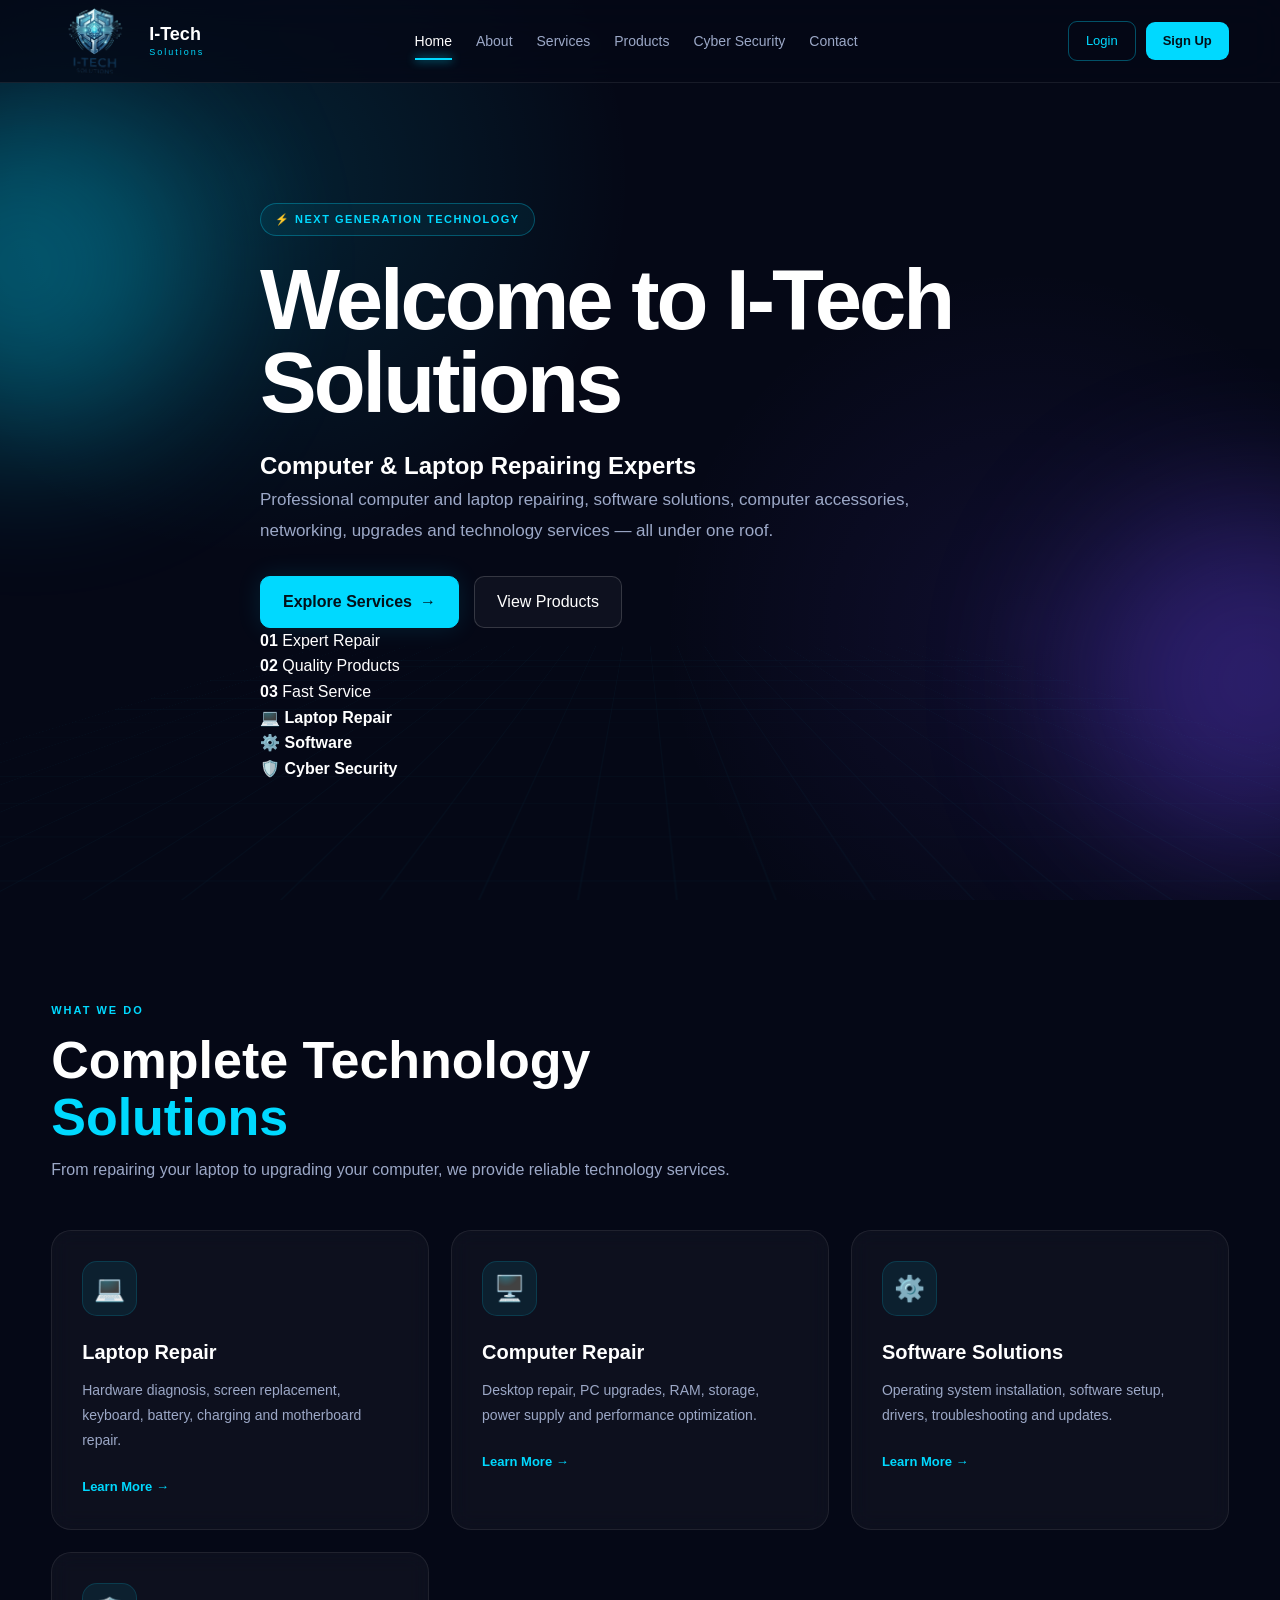
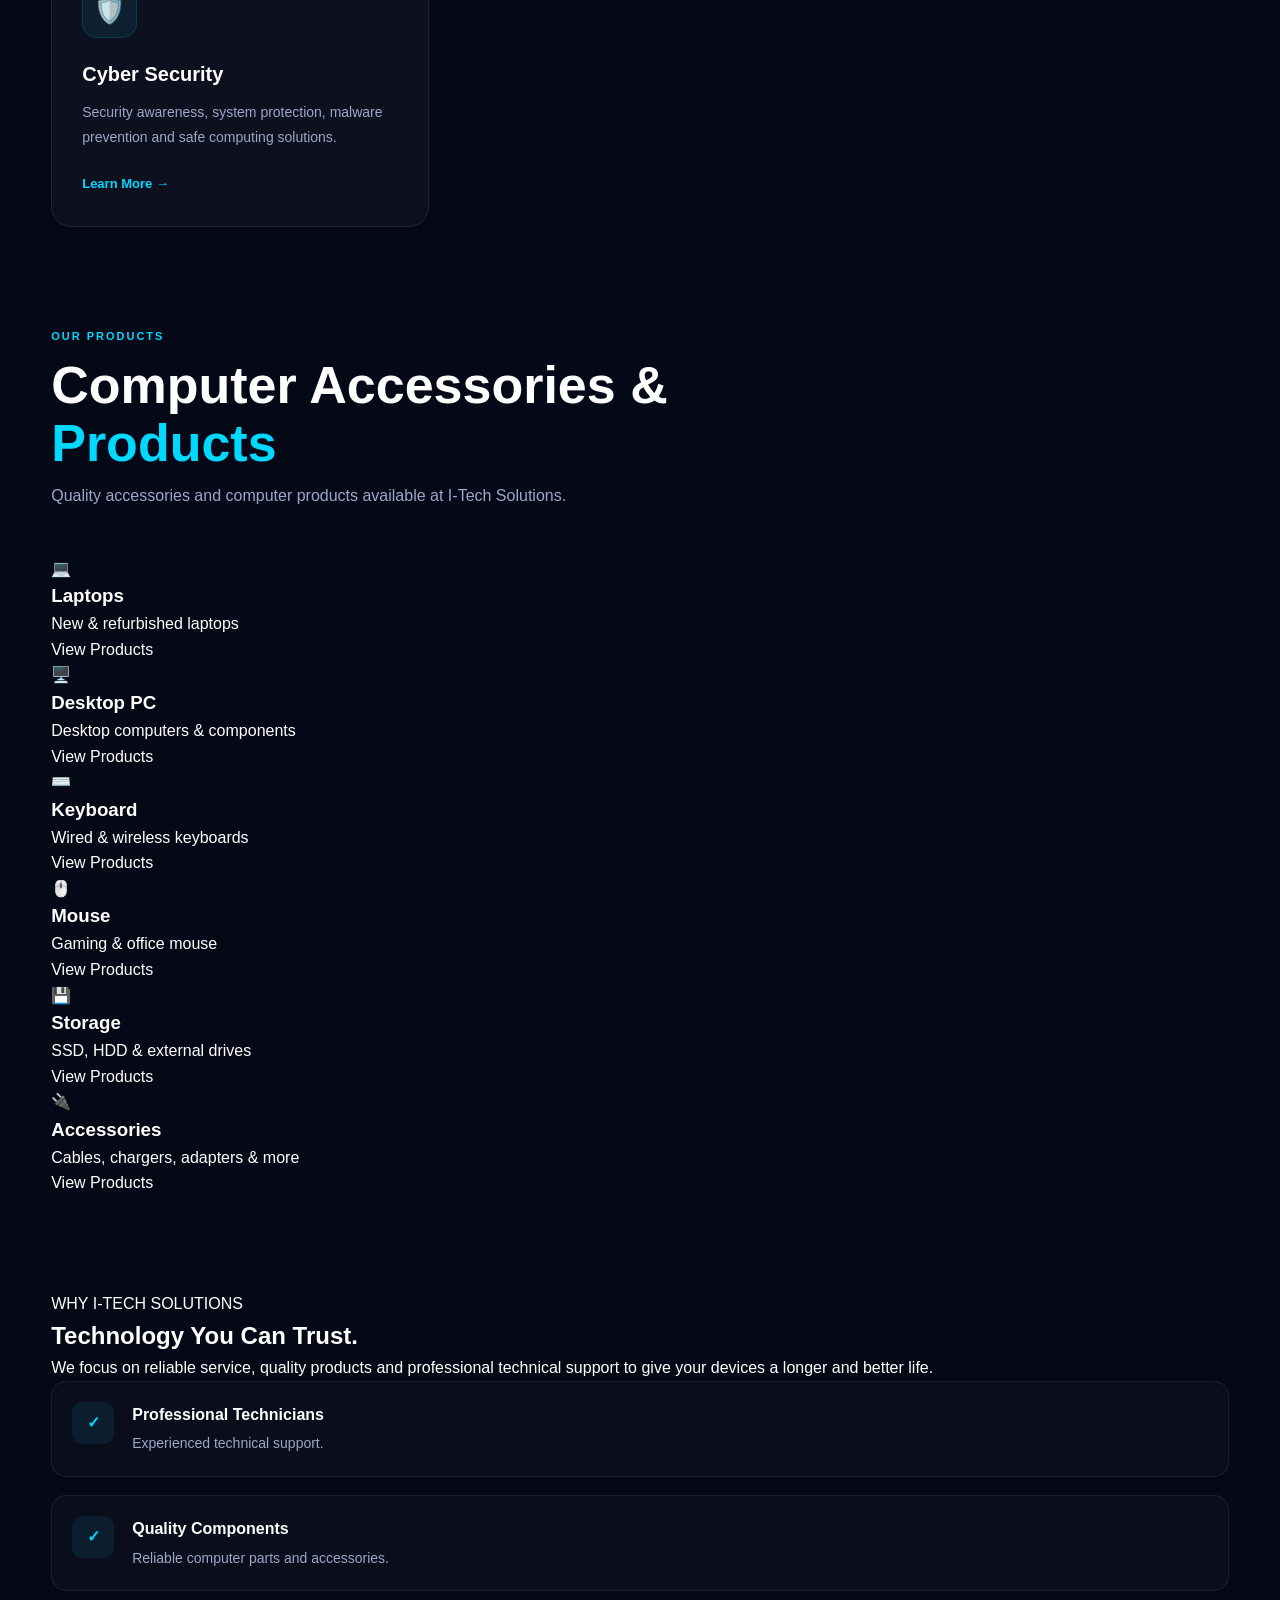
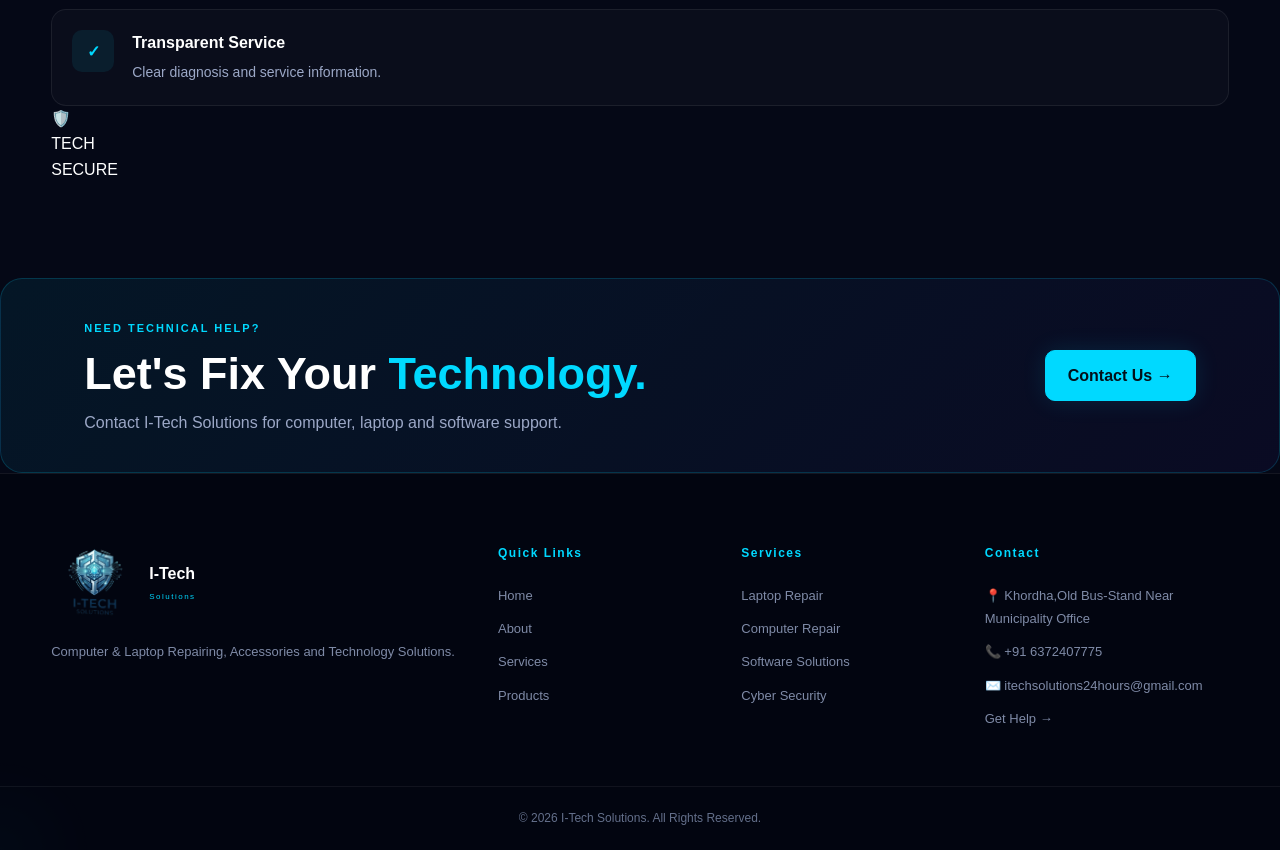
<file: index.html>
<!DOCTYPE html>
<html lang="en">
<head>
    <meta charset="UTF-8">
    <meta name="viewport" content="width=device-width, initial-scale=1.0">

    <title>I-Tech Solutions | Computer & Laptop Repair</title>

    <meta name="description"
        content="I-Tech Solutions - Computer and Laptop Repairing, Accessories, Software Solutions and Technology Services.">

    <link rel="stylesheet" href="css/style.css">

    <!-- Google Font -->
    <link rel="preconnect" href="https://fonts.googleapis.com">
    <link rel="preconnect" href="https://fonts.gstatic.com" crossorigin>
    <link
        href="https://fonts.googleapis.com/css2?family=Orbitron:wght@400;500;600;700;800&family=Poppins:wght@300;400;500;600;700&display=swap"
        rel="stylesheet">
</head>

<body>

    <!-- ===============================
         TECHNOLOGY BACKGROUND
    ================================== -->

    <div class="tech-background">

        <div class="grid-lines"></div>

        <div class="glow glow-1"></div>
        <div class="glow glow-2"></div>

        <div class="particles">
            <span></span>
            <span></span>
            <span></span>
            <span></span>
            <span></span>
            <span></span>
            <span></span>
            <span></span>
            <span></span>
            <span></span>
        </div>

    </div>


    <!-- ===============================
         HEADER / NAVIGATION
    ================================== -->

    <header class="header">

        <div class="container nav-container">

            <!-- 3D LOGO -->

            <a href="index.html" class="logo">

                <div class="logo-3d">
                  <img src="images/I-Tech_fass-removebg-preview.png" alt="I-Tech Solutions Logo" class="logo-3d">  
                </div>

                <div class="logo-text">
                    <strong>I-Tech</strong>
                    <small>Solutions</small>
                </div>

            </a>


            <!-- NAVIGATION -->

            <nav class="navbar">

<a href="pages/index.html">Home</a>

<a href="pages/about.html">About</a>

<a href="pages/services.html">Services</a>

<a href="pages/products.html">Products</a>

<a href="pages/cyber-security.html">Cyber Security</a>

<a href="pages/contact.html">Contact</a>

            </nav>


            <!-- AUTH BUTTONS -->

            <div class="auth-buttons">

                <a href="pages/login.html" class="login-btn">
                    Login
                </a>

                <a href="pages/signup.html" class="signup-btn">
                    Sign Up
                </a>

            </div>


            <!-- MOBILE MENU -->

            <button class="menu-toggle" id="menuToggle">
                ☰
            </button>

        </div>

    </header>


    <!-- ===============================
         HERO SECTION
    ================================== -->

    <main>

        <section class="hero">

            <div class="container hero-content">

                <div class="hero-text">

                    <div class="technology-badge">
                        ⚡ NEXT GENERATION TECHNOLOGY
                    </div>

                    <h1>
                        Welcome to
                        <span>I-Tech Solutions</span>
                    </h1>

                    <h2>
                        Computer & Laptop
                        <strong>Repairing Experts</strong>
                    </h2>

                    <p>
                        Professional computer and laptop repairing,
                        software solutions, computer accessories,
                        networking, upgrades and technology services
                        — all under one roof.
                    </p>


                    <!-- HERO BUTTONS -->

                    <div class="hero-buttons">

                        <a href="pages/services.html" class="primary-btn">
                            Explore Services
                            <span>→</span>
                        </a>

                        <a href="pages/products.html" class="secondary-btn">
                            View Products
                        </a>

                    </div>


                    <!-- QUICK INFO -->

                    <div class="hero-info">

                        <div class="info-item">
                            <strong>01</strong>
                            <span>Expert Repair</span>
                        </div>

                        <div class="info-item">
                            <strong>02</strong>
                            <span>Quality Products</span>
                        </div>

                        <div class="info-item">
                            <strong>03</strong>
                            <span>Fast Service</span>
                        </div>

                    </div>

                </div>


                <!-- TECHNOLOGY VISUAL -->

                <div class="hero-visual">

                    <div class="tech-orbit orbit-1"></div>

                    <div class="tech-orbit orbit-2"></div>

                    <div class="tech-orbit orbit-3"></div>


                    <div class="computer-core">

                        <div class="screen">

                            <div class="screen-header">
                                <span></span>
                                <span></span>
                                <span></span>
                            </div>

                            <div class="screen-content">

                                <div class="code-line"></div>
                                <div class="code-line short"></div>
                                <div class="code-line"></div>
                                <div class="code-line medium"></div>

                                <div class="terminal-symbol">
                                </div>

                            </div>

                        </div>

                        <div class="computer-stand"></div>

                        <div class="computer-base"></div>

                    </div>


                    <!-- FLOATING TECH CARDS -->

                    <div class="floating-card card-1">
                        <span>💻</span>
                        <strong>Laptop Repair</strong>
                    </div>

                    <div class="floating-card card-2">
                        <span>⚙️</span>
                        <strong>Software</strong>
                    </div>

                    <div class="floating-card card-3">
                        <span>🛡️</span>
                        <strong>Cyber Security</strong>
                    </div>

                </div>

            </div>

        </section>


        <!-- ===============================
             SERVICES PREVIEW
        ================================== -->

        <section class="services-preview">

            <div class="container">

                <div class="section-heading">

                    <span>WHAT WE DO</span>

                    <h2>
                        Complete Technology
                        <strong>Solutions</strong>
                    </h2>

                    <p>
                        From repairing your laptop to upgrading your
                        computer, we provide reliable technology services.
                    </p>

                </div>


                <div class="service-grid">


                    <!-- SERVICE 1 -->

                    <div class="service-card">

                        <div class="service-icon">
                            💻
                        </div>

                        <h3>
                            Laptop Repair
                        </h3>

                        <p>
                            Hardware diagnosis, screen replacement,
                            keyboard, battery, charging and motherboard
                            repair.
                        </p>

                        <a href="pages/services.html">
                            Learn More →
                        </a>

                    </div>


                    <!-- SERVICE 2 -->

                    <div class="service-card">

                        <div class="service-icon">
                            🖥️
                        </div>

                        <h3>
                            Computer Repair
                        </h3>

                        <p>
                            Desktop repair, PC upgrades, RAM,
                            storage, power supply and performance
                            optimization.
                        </p>

                        <a href="pages/services.html">
                            Learn More →
                        </a>

                    </div>


                    <!-- SERVICE 3 -->

                    <div class="service-card">

                        <div class="service-icon">
                            ⚙️
                        </div>

                        <h3>
                            Software Solutions
                        </h3>

                        <p>
                            Operating system installation, software
                            setup, drivers, troubleshooting and updates.
                        </p>

                        <a href="pages/services.html">
                            Learn More →
                        </a>

                    </div>


                    <!-- SERVICE 4 -->

                    <div class="service-card">

                        <div class="service-icon">
                            🛡️
                        </div>

                        <h3>
                            Cyber Security
                        </h3>

                        <p>
                            Security awareness, system protection,
                            malware prevention and safe computing
                            solutions.
                        </p>

                        <a href="pages/cyber-security.html">
                            Learn More →
                        </a>

                    </div>

                </div>

            </div>

        </section>


        <!-- ===============================
             PRODUCTS PREVIEW
        ================================== -->

        <section class="products-preview">

            <div class="container">

                <div class="section-heading">

                    <span>OUR PRODUCTS</span>

                    <h2>
                        Computer Accessories &
                        <strong>Products</strong>
                    </h2>

                    <p>
                        Quality accessories and computer products
                        available at I-Tech Solutions.
                    </p>

                </div>


                <div class="pages/product-grid">


                    <div class="product-card">

                        <div class="product-image">
                            💻
                        </div>

                        <h3>Laptops</h3>

                        <p>
                            New & refurbished laptops
                        </p>

                        <a href="pages/products.html">
                            View Products
                        </a>

                    </div>


                    <div class="product-card">

                        <div class="product-image">
                            🖥️
                        </div>

                        <h3>Desktop PC</h3>

                        <p>
                            Desktop computers & components
                        </p>

                        <a href="pages/products.html">
                            View Products
                        </a>

                    </div>


                    <div class="product-card">

                        <div class="product-image">
                            ⌨️
                        </div>

                        <h3>Keyboard</h3>

                        <p>
                            Wired & wireless keyboards
                        </p>

                        <a href="pages/products.html">
                            View Products
                        </a>

                    </div>


                    <div class="product-card">

                        <div class="product-image">
                            🖱️
                        </div>

                        <h3>Mouse</h3>

                        <p>
                            Gaming & office mouse
                        </p>

                        <a href="pages/products.html">
                            View Products
                        </a>

                    </div>


                    <div class="product-card">

                        <div class="product-image">
                            💾
                        </div>

                        <h3>Storage</h3>

                        <p>
                            SSD, HDD & external drives
                        </p>

                        <a href="pages/products.html">
                            View Products
                        </a>

                    </div>


                    <div class="product-card">

                        <div class="product-image">
                            🔌
                        </div>

                        <h3>Accessories</h3>

                        <p>
                            Cables, chargers, adapters & more
                        </p>

                        <a href="pages/products.html">
                            View Products
                        </a>

                    </div>

                </div>

            </div>

        </section>


        <!-- ===============================
             WHY CHOOSE US
        ================================== -->

        <section class="why-us">

            <div class="container why-container">

                <div class="why-text">

                    <span class="section-label">
                        WHY I-TECH SOLUTIONS
                    </span>

                    <h2>
                        Technology You Can
                        <strong>Trust.</strong>
                    </h2>

                    <p>
                        We focus on reliable service, quality products
                        and professional technical support to give your
                        devices a longer and better life.
                    </p>

                    <div class="feature-list">

                        <div class="feature">
                            <span>✓</span>
                            <div>
                                <strong>Professional Technicians</strong>
                                <p>
                                    Experienced technical support.
                                </p>
                            </div>
                        </div>

                        <div class="feature">
                            <span>✓</span>
                            <div>
                                <strong>Quality Components</strong>
                                <p>
                                    Reliable computer parts and accessories.
                                </p>
                            </div>
                        </div>

                        <div class="feature">
                            <span>✓</span>
                            <div>
                                <strong>Transparent Service</strong>
                                <p>
                                    Clear diagnosis and service information.
                                </p>
                            </div>
                        </div>

                    </div>

                </div>


                <div class="why-visual">

                    <div class="security-circle">

                        <div class="security-icon">
                            🛡️
                        </div>

                        <span>
                            TECH<br>
                            SECURE
                        </span>

                    </div>

                </div>

            </div>

        </section>


        <!-- ===============================
             CALL TO ACTION
        ================================== -->

        <section class="cta">

            <div class="container cta-content">

                <div>

                    <span>
                        NEED TECHNICAL HELP?
                    </span>

                    <h2>
                        Let's Fix Your
                        <strong>Technology.</strong>
                    </h2>

                    <p>
                        Contact I-Tech Solutions for computer,
                        laptop and software support.
                    </p>

                </div>

                <a href="pages/contact.html" class="primary-btn">
                    Contact Us →
                </a>

            </div>

        </section>

    </main>


    <!-- ===============================
         FOOTER
    ================================== -->

    <footer class="footer">

        <div class="container footer-grid">


            <!-- COMPANY -->

            <div class="footer-column">

                <div class="footer-logo">

                    <div class="logo-3d">
                      <img src="images/I-Tech_fass-removebg-preview.png" alt="I-Tech Solutions Logo" class="logo-3d">
                    </div>

                    <div>
                        <strong>I-Tech</strong>
                        <small>Solutions</small>
                    </div>

                </div>

                <p>
                    Computer & Laptop Repairing,
                    Accessories and Technology Solutions.
                </p>

            </div>


            <!-- QUICK LINKS -->

            <div class="footer-column">

                <h3>Quick Links</h3>

                <a href="index.html">Home</a>
                <a href="pages/about.html">About</a>
                <a href="pages/services.html">Services</a>
                <a href="pages/products.html">Products</a>

            </div>


            <!-- SERVICES -->

            <div class="footer-column">

                <h3>Services</h3>

                <a href="pages/services.html">
                    Laptop Repair
                </a>

                <a href="pages/services.html">
                    Computer Repair
                </a>

                <a href="pages/services.html">
                    Software Solutions
                </a>

                <a href="pages/cyber-security.html">
                    Cyber Security
                </a>

            </div>


            <!-- CONTACT -->

            <div class="footer-column">

                <h3>Contact</h3>

                <p>📍 Khordha,Old Bus-Stand Near Municipality Office</p>

                <p>📞 +91 6372407775</p>

                <p>✉️ itechsolutions24hours@gmail.com</p>

                <a href="pages/contact.html">
                    Get Help →
                </a>

            </div>

        </div>


        <div class="footer-bottom">

            <p>
                © <span id="currentYear"></span>
                I-Tech Solutions. All Rights Reserved.
            </p>

        </div>

    </footer>


    <!-- JAVASCRIPT -->

    <script src="js/script.js"></script>

</body>
</html>
</file>
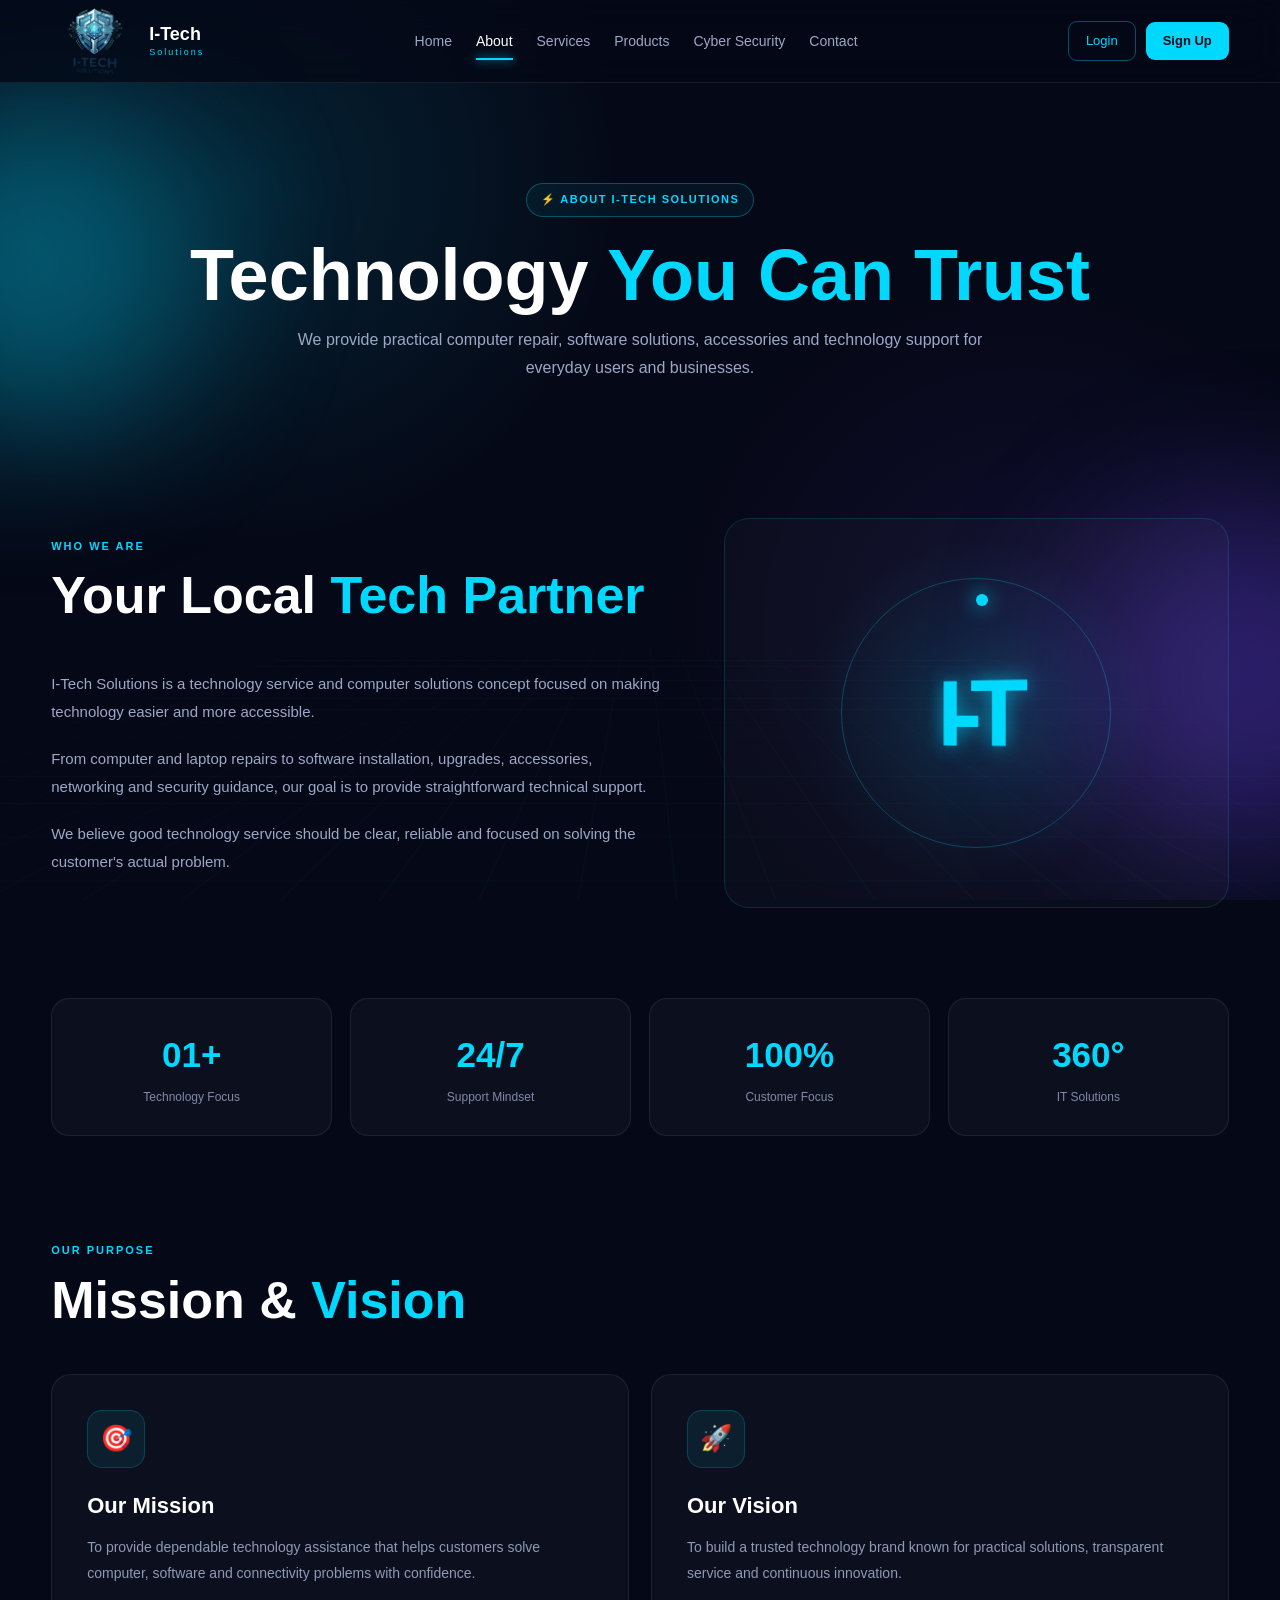
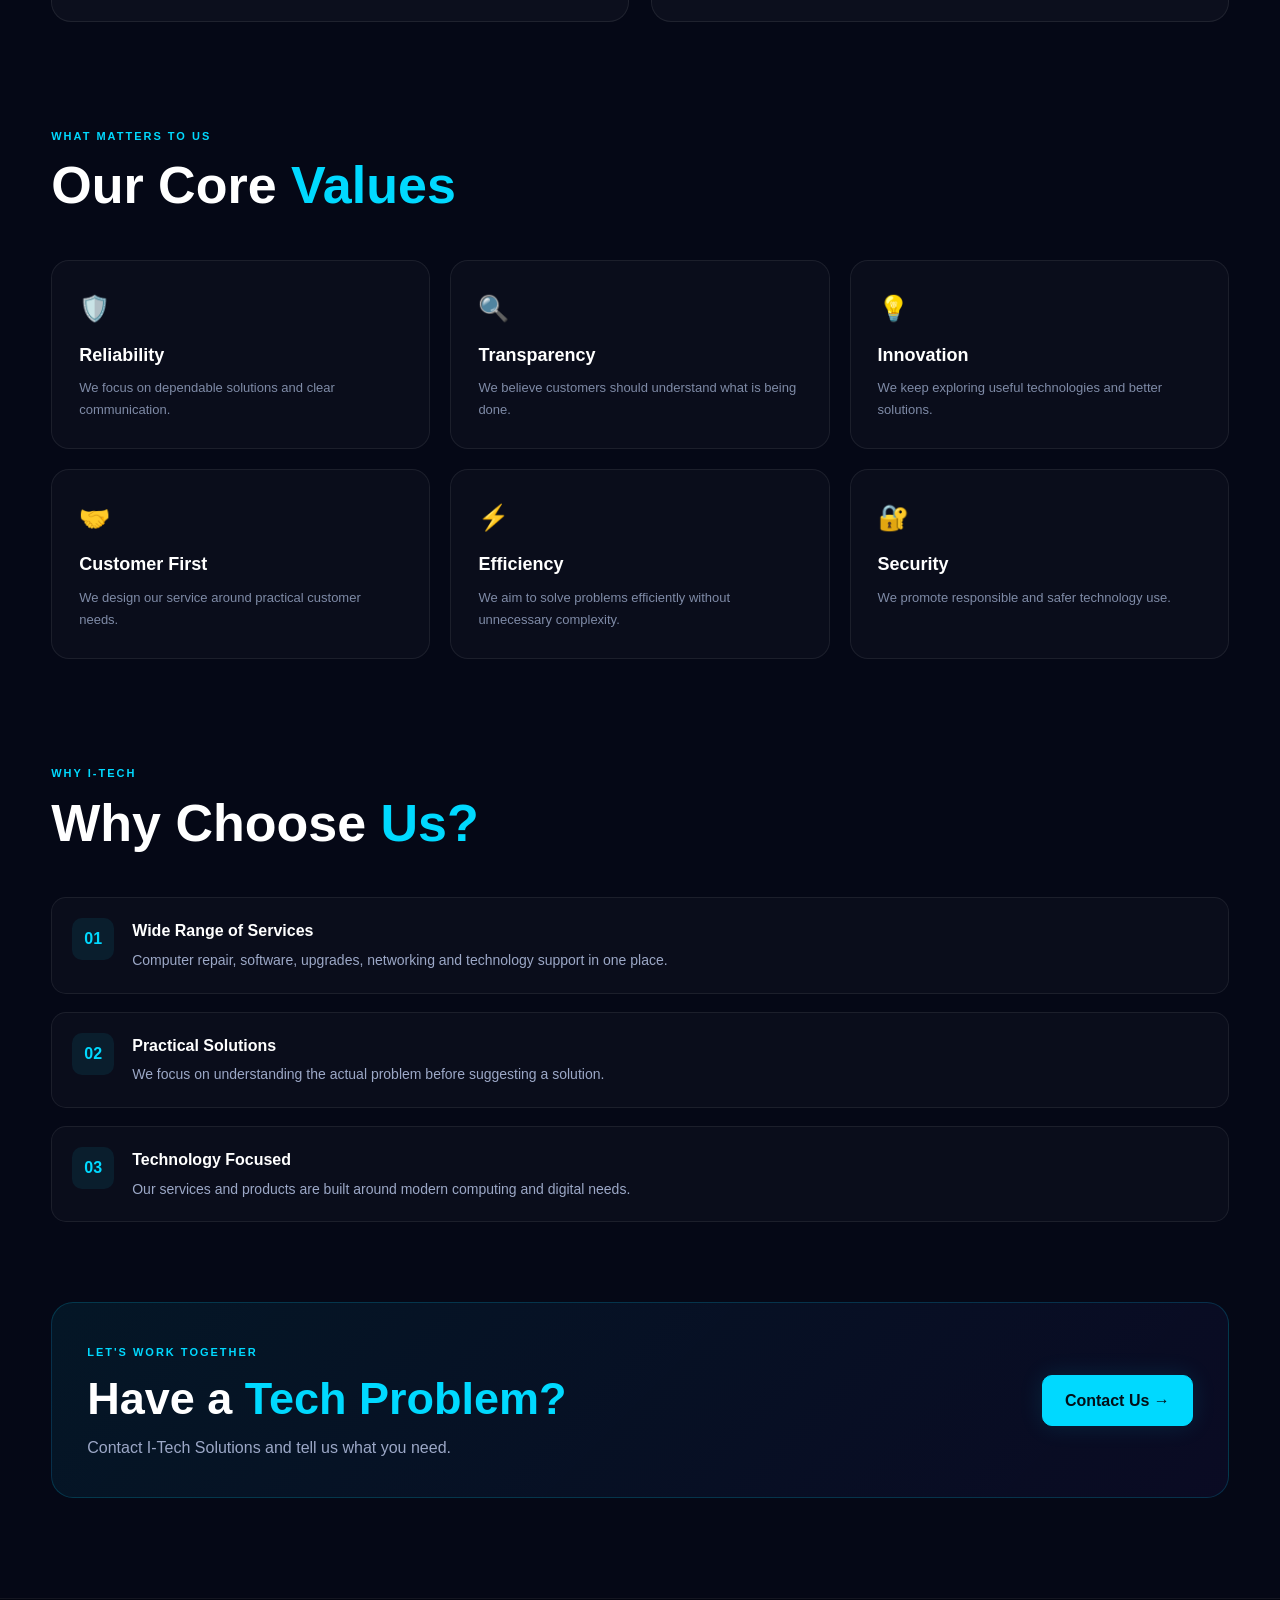
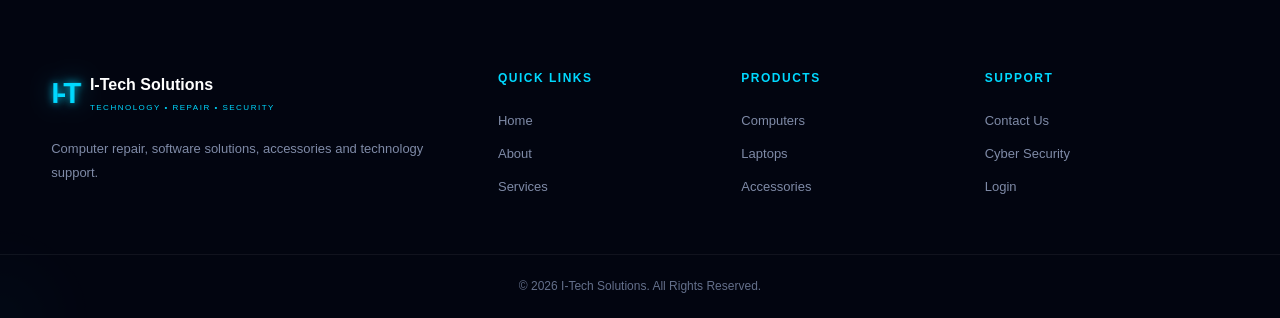
<file: pages/about.html>
<!DOCTYPE html>
<html lang="en">

<head>

    <meta charset="UTF-8">

    <meta name="viewport"
          content="width=device-width, initial-scale=1.0">

    <meta name="description"
          content="Learn about I-Tech Solutions, computer repair, software and technology service provider.">

    <title>About Us | I-Tech Solutions</title>

    <link rel="stylesheet"
          href="../css/style.css">

    <style>

        /* =================================================
           ABOUT PAGE
        ================================================= */

        .about-page {
            padding: 80px 0 100px;
        }


        .about-intro {
            display: grid;

            grid-template-columns:
                1.1fr .9fr;

            gap: 55px;

            align-items: center;

            margin-bottom: 90px;
        }


        .about-text p {
            color: #9ca8c7;

            line-height: 1.9;

            font-size: 15px;

            margin-bottom: 18px;
        }


        .about-visual {
            position: relative;

            min-height: 390px;

            display: grid;

            place-items: center;

            border:
                1px solid
                rgba(0,217,255,.15);

            border-radius: 25px;

            background:
                radial-gradient(
                    circle at center,
                    rgba(0,217,255,.12),
                    transparent 55%
                ),
                rgba(255,255,255,.025);

            overflow: hidden;
        }


        .about-orbit {
            position: absolute;

            width: 270px;

            height: 270px;

            border:
                1px solid
                rgba(0,217,255,.25);

            border-radius: 50%;

            animation:
                orbitRotate 12s linear infinite;
        }


        .about-orbit::before {

            content: "";

            position: absolute;

            width: 12px;

            height: 12px;

            top: 15px;

            left: 50%;

            border-radius: 50%;

            background: #00d9ff;

            box-shadow:
                0 0 20px
                #00d9ff;
        }


        @keyframes orbitRotate {

            from {
                transform: rotate(0deg);
            }

            to {
                transform: rotate(360deg);
            }

        }


        .about-logo-big {

            position: relative;

            z-index: 2;

            font-size: 95px;

            font-weight: 900;

            letter-spacing: -12px;

            color: #00d9ff;

            text-shadow:
                0 0 20px
                rgba(0,217,255,.6),
                0 0 60px
                rgba(0,217,255,.25);

            transform:
                perspective(400px)
                rotateY(-12deg);
        }


        /* =================================================
           STATS
        ================================================= */

        .stats-grid {

            display: grid;

            grid-template-columns:
                repeat(4, 1fr);

            gap: 18px;

            margin-bottom: 100px;
        }


        .stat-card {

            padding: 28px 20px;

            text-align: center;

            border:
                1px solid
                rgba(255,255,255,.08);

            border-radius: 18px;

            background:
                rgba(255,255,255,.03);
        }


        .stat-number {

            display: block;

            margin-bottom: 5px;

            color: #00d9ff;

            font-size: 35px;

            font-weight: 900;
        }


        .stat-card p {

            color: #7f8ba7;

            font-size: 12px;
        }


        /* =================================================
           MISSION / VISION
        ================================================= */

        .mission-grid {

            display: grid;

            grid-template-columns:
                repeat(2, 1fr);

            gap: 22px;

            margin-bottom: 100px;
        }


        .mission-card {

            padding: 35px;

            border:
                1px solid
                rgba(255,255,255,.08);

            border-radius: 20px;

            background:
                rgba(255,255,255,.03);

            transition: .35s ease;
        }


        .mission-card:hover {

            transform:
                translateY(-7px);

            border-color:
                rgba(0,217,255,.3);
        }


        .mission-icon {

            width: 58px;

            height: 58px;

            display: grid;

            place-items: center;

            margin-bottom: 20px;

            border-radius: 15px;

            background:
                rgba(0,217,255,.08);

            border:
                1px solid
                rgba(0,217,255,.2);

            font-size: 26px;
        }


        .mission-card h3 {

            margin-bottom: 12px;

            font-size: 22px;
        }


        .mission-card p {

            color: #8f9ab5;

            line-height: 1.8;

            font-size: 14px;
        }


        /* =================================================
           VALUES
        ================================================= */

        .values-grid {

            display: grid;

            grid-template-columns:
                repeat(3, 1fr);

            gap: 20px;

            margin-bottom: 100px;
        }


        .value-card {

            padding: 27px;

            border:
                1px solid
                rgba(255,255,255,.07);

            border-radius: 18px;

            background:
                rgba(255,255,255,.025);
        }


        .value-card span {

            color: #00d9ff;

            font-size: 25px;
        }


        .value-card h3 {

            margin: 13px 0 8px;

            font-size: 18px;
        }


        .value-card p {

            color: #7f8ba7;

            font-size: 13px;

            line-height: 1.7;
        }


        /* =================================================
           RESPONSIVE
        ================================================= */

        @media (max-width: 850px) {

            .about-intro {

                grid-template-columns: 1fr;

            }


            .stats-grid {

                grid-template-columns:
                    repeat(2, 1fr);

            }


            .mission-grid {

                grid-template-columns: 1fr;

            }


            .values-grid {

                grid-template-columns:
                    repeat(2, 1fr);

            }

        }


        @media (max-width: 550px) {

            .stats-grid {

                grid-template-columns: 1fr;

            }


            .values-grid {

                grid-template-columns: 1fr;

            }


            .about-logo-big {

                font-size: 70px;

            }


            .about-orbit {

                width: 220px;

                height: 220px;

            }

        }

    </style>

</head>


<body>


<!-- =====================================================
     TECHNOLOGY BACKGROUND
===================================================== -->

<div class="tech-background">

    <div class="grid-lines"></div>

    <div class="glow glow-1"></div>

    <div class="glow glow-2"></div>

</div>



<!-- =====================================================
     HEADER
===================================================== -->

<header class="header">

    <div class="container nav-container">


        <!-- LOGO -->

        <a href="../index.html"
           class="logo">

            <div class="logo-3d">
             <img src="images/I-Tech_fass-removebg-preview.png" alt="I-Tech Solutions Logo" class="logo-3d">
               
            </div>

            <div class="logo-text">

                <strong>
                    I-Tech
                </strong>

                <small>
                    Solutions
                </small>

            </div>

        </a>



        <!-- NAVIGATION -->

        <nav class="navbar">

            <a href="../index.html">
                Home
            </a>

            <a href="about.html">
                About
            </a>

            <a href="services.html">
                Services
            </a>

            <a href="products.html">
                Products
            </a>

            <a href="cyber-security.html">
                Cyber Security
            </a>

            <a href="contact.html">
                Contact
            </a>

        </nav>



        <!-- AUTH -->

        <div class="auth-buttons">

            <a href="login.html"
               class="login-btn">

                Login

            </a>

            <a href="signup.html"
               class="signup-btn">

                Sign Up

            </a>

        </div>



        <!-- MOBILE -->

        <button
            class="menu-toggle"
            id="menuToggle">

            ☰

        </button>

    </div>

</header>



<!-- =====================================================
     MAIN
===================================================== -->

<main>


<!-- =====================================================
     PAGE HERO
===================================================== -->

<section
    class="page-hero"
    style="
    padding:100px 0 55px;
    text-align:center;
    ">

    <div class="container">

        <span class="technology-badge">

            ⚡ ABOUT I-TECH SOLUTIONS

        </span>


        <h1
            style="
            margin:22px 0 15px;
            font-size:clamp(42px,7vw,72px);
            line-height:1;
            ">

            Technology
            <strong style="color:#00d9ff;">
                You Can Trust
            </strong>

        </h1>


        <p
            style="
            max-width:720px;
            margin:auto;
            color:#9ca8c7;
            line-height:1.8;
            ">

            We provide practical computer repair,
            software solutions, accessories and
            technology support for everyday users
            and businesses.

        </p>

    </div>

</section>



<!-- =====================================================
     ABOUT INTRO
===================================================== -->

<section class="about-page">

    <div class="container">


        <div class="about-intro">


            <div class="about-text">

                <div class="section-heading">

                    <span>
                        WHO WE ARE
                    </span>

                    <h2>

                        Your Local
                        <strong>Tech Partner</strong>

                    </h2>

                </div>


                <p>

                    I-Tech Solutions is a technology
                    service and computer solutions
                    concept focused on making technology
                    easier and more accessible.

                </p>


                <p>

                    From computer and laptop repairs to
                    software installation, upgrades,
                    accessories, networking and security
                    guidance, our goal is to provide
                    straightforward technical support.

                </p>


                <p>

                    We believe good technology service
                    should be clear, reliable and focused
                    on solving the customer's actual
                    problem.

                </p>


            </div>



            <!-- TECHNOLOGY VISUAL -->

            <div class="about-visual">

                <div class="about-orbit"></div>

                <div class="about-logo-big">

                    I-T

                </div>

            </div>


        </div>



        <!-- =================================================
             STATS
        ================================================= -->

        <div class="stats-grid">


            <div class="stat-card">

                <span class="stat-number">
                    01+
                </span>

                <p>
                    Technology Focus
                </p>

            </div>


            <div class="stat-card">

                <span class="stat-number">
                    24/7
                </span>

                <p>
                    Support Mindset
                </p>

            </div>


            <div class="stat-card">

                <span class="stat-number">
                    100%
                </span>

                <p>
                    Customer Focus
                </p>

            </div>


            <div class="stat-card">

                <span class="stat-number">
                    360°
                </span>

                <p>
                    IT Solutions
                </p>

            </div>


        </div>



        <!-- =================================================
             MISSION / VISION
        ================================================= -->

        <div class="section-heading">

            <span>
                OUR PURPOSE
            </span>

            <h2>

                Mission &
                <strong>Vision</strong>

            </h2>

        </div>


        <div class="mission-grid">


            <div class="mission-card">

                <div class="mission-icon">
                    🎯
                </div>

                <h3>
                    Our Mission
                </h3>

                <p>

                    To provide dependable technology
                    assistance that helps customers
                    solve computer, software and
                    connectivity problems with confidence.

                </p>

            </div>



            <div class="mission-card">

                <div class="mission-icon">
                    🚀
                </div>

                <h3>
                    Our Vision
                </h3>

                <p>

                    To build a trusted technology brand
                    known for practical solutions,
                    transparent service and continuous
                    innovation.

                </p>

            </div>


        </div>



        <!-- =================================================
             VALUES
        ================================================= -->

        <div class="section-heading">

            <span>
                WHAT MATTERS TO US
            </span>

            <h2>

                Our Core
                <strong>Values</strong>

            </h2>

        </div>


        <div class="values-grid">


            <div class="value-card">

                <span>
                    🛡️
                </span>

                <h3>
                    Reliability
                </h3>

                <p>

                    We focus on dependable solutions
                    and clear communication.

                </p>

            </div>



            <div class="value-card">

                <span>
                    🔍
                </span>

                <h3>
                    Transparency
                </h3>

                <p>

                    We believe customers should
                    understand what is being done.

                </p>

            </div>



            <div class="value-card">

                <span>
                    💡
                </span>

                <h3>
                    Innovation
                </h3>

                <p>

                    We keep exploring useful
                    technologies and better solutions.

                </p>

            </div>



            <div class="value-card">

                <span>
                    🤝
                </span>

                <h3>
                    Customer First
                </h3>

                <p>

                    We design our service around
                    practical customer needs.

                </p>

            </div>



            <div class="value-card">

                <span>
                    ⚡
                </span>

                <h3>
                    Efficiency
                </h3>

                <p>

                    We aim to solve problems efficiently
                    without unnecessary complexity.

                </p>

            </div>



            <div class="value-card">

                <span>
                    🔐
                </span>

                <h3>
                    Security
                </h3>

                <p>

                    We promote responsible and safer
                    technology use.

                </p>

            </div>


        </div>



        <!-- =================================================
             WHY CHOOSE US
        ================================================= -->

        <div class="section-heading">

            <span>
                WHY I-TECH
            </span>

            <h2>

                Why Choose
                <strong>Us?</strong>

            </h2>

        </div>


        <div class="feature-list">


            <div class="feature">

                <span>
                    01
                </span>

                <div>

                    <strong>
                        Wide Range of Services
                    </strong>

                    <p>

                        Computer repair, software,
                        upgrades, networking and
                        technology support in one place.

                    </p>

                </div>

            </div>



            <div class="feature">

                <span>
                    02
                </span>

                <div>

                    <strong>
                        Practical Solutions
                    </strong>

                    <p>

                        We focus on understanding the
                        actual problem before suggesting
                        a solution.

                    </p>

                </div>

            </div>



            <div class="feature">

                <span>
                    03
                </span>

                <div>

                    <strong>
                        Technology Focused
                    </strong>

                    <p>

                        Our services and products are
                        built around modern computing
                        and digital needs.

                    </p>

                </div>

            </div>


        </div>



        <!-- =================================================
             CTA
        ================================================= -->

        <div style="margin-top:80px;">

            <div class="cta">

                <div class="cta-content">

                    <div>

                        <span>
                            LET'S WORK TOGETHER
                        </span>

                        <h2>

                            Have a
                            <strong>Tech Problem?</strong>

                        </h2>

                        <p>

                            Contact I-Tech Solutions
                            and tell us what you need.

                        </p>

                    </div>


                    <a href="contact.html"
                       class="primary-btn">

                        Contact Us →

                    </a>

                </div>

            </div>

        </div>


    </div>

</section>


</main>



<!-- =====================================================
     FOOTER
===================================================== -->

<footer class="footer">

    <div class="container">

        <div class="footer-grid">


            <div class="footer-column">

                <div class="footer-logo">

                    <div class="logo-3d">

                        <span>I</span>
                        <span>-</span>
                        <span>T</span>

                    </div>

                    <div>

                        <strong>
                            I-Tech Solutions
                        </strong>

                        <small>
                            TECHNOLOGY • REPAIR • SECURITY
                        </small>

                    </div>

                </div>

                <p>

                    Computer repair, software solutions,
                    accessories and technology support.

                </p>

            </div>



            <div class="footer-column">

                <h3>
                    QUICK LINKS
                </h3>

                <a href="../index.html">
                    Home
                </a>

                <a href="about.html">
                    About
                </a>

                <a href="services.html">
                    Services
                </a>

            </div>



            <div class="footer-column">

                <h3>
                    PRODUCTS
                </h3>

                <a href="products.html">
                    Computers
                </a>

                <a href="products.html">
                    Laptops
                </a>

                <a href="products.html">
                    Accessories
                </a>

            </div>



            <div class="footer-column">

                <h3>
                    SUPPORT
                </h3>

                <a href="contact.html">
                    Contact Us
                </a>

                <a href="cyber-security.html">
                    Cyber Security
                </a>

                <a href="login.html">
                    Login
                </a>

            </div>


        </div>

    </div>


    <div class="footer-bottom">

        <p>

            ©
            <span id="currentYear"></span>

            I-Tech Solutions.
            All Rights Reserved.

        </p>

    </div>

</footer>



<!-- =====================================================
     JAVASCRIPT
===================================================== -->

<script src="../js/script.js"></script>


</body>

</html>
</file>
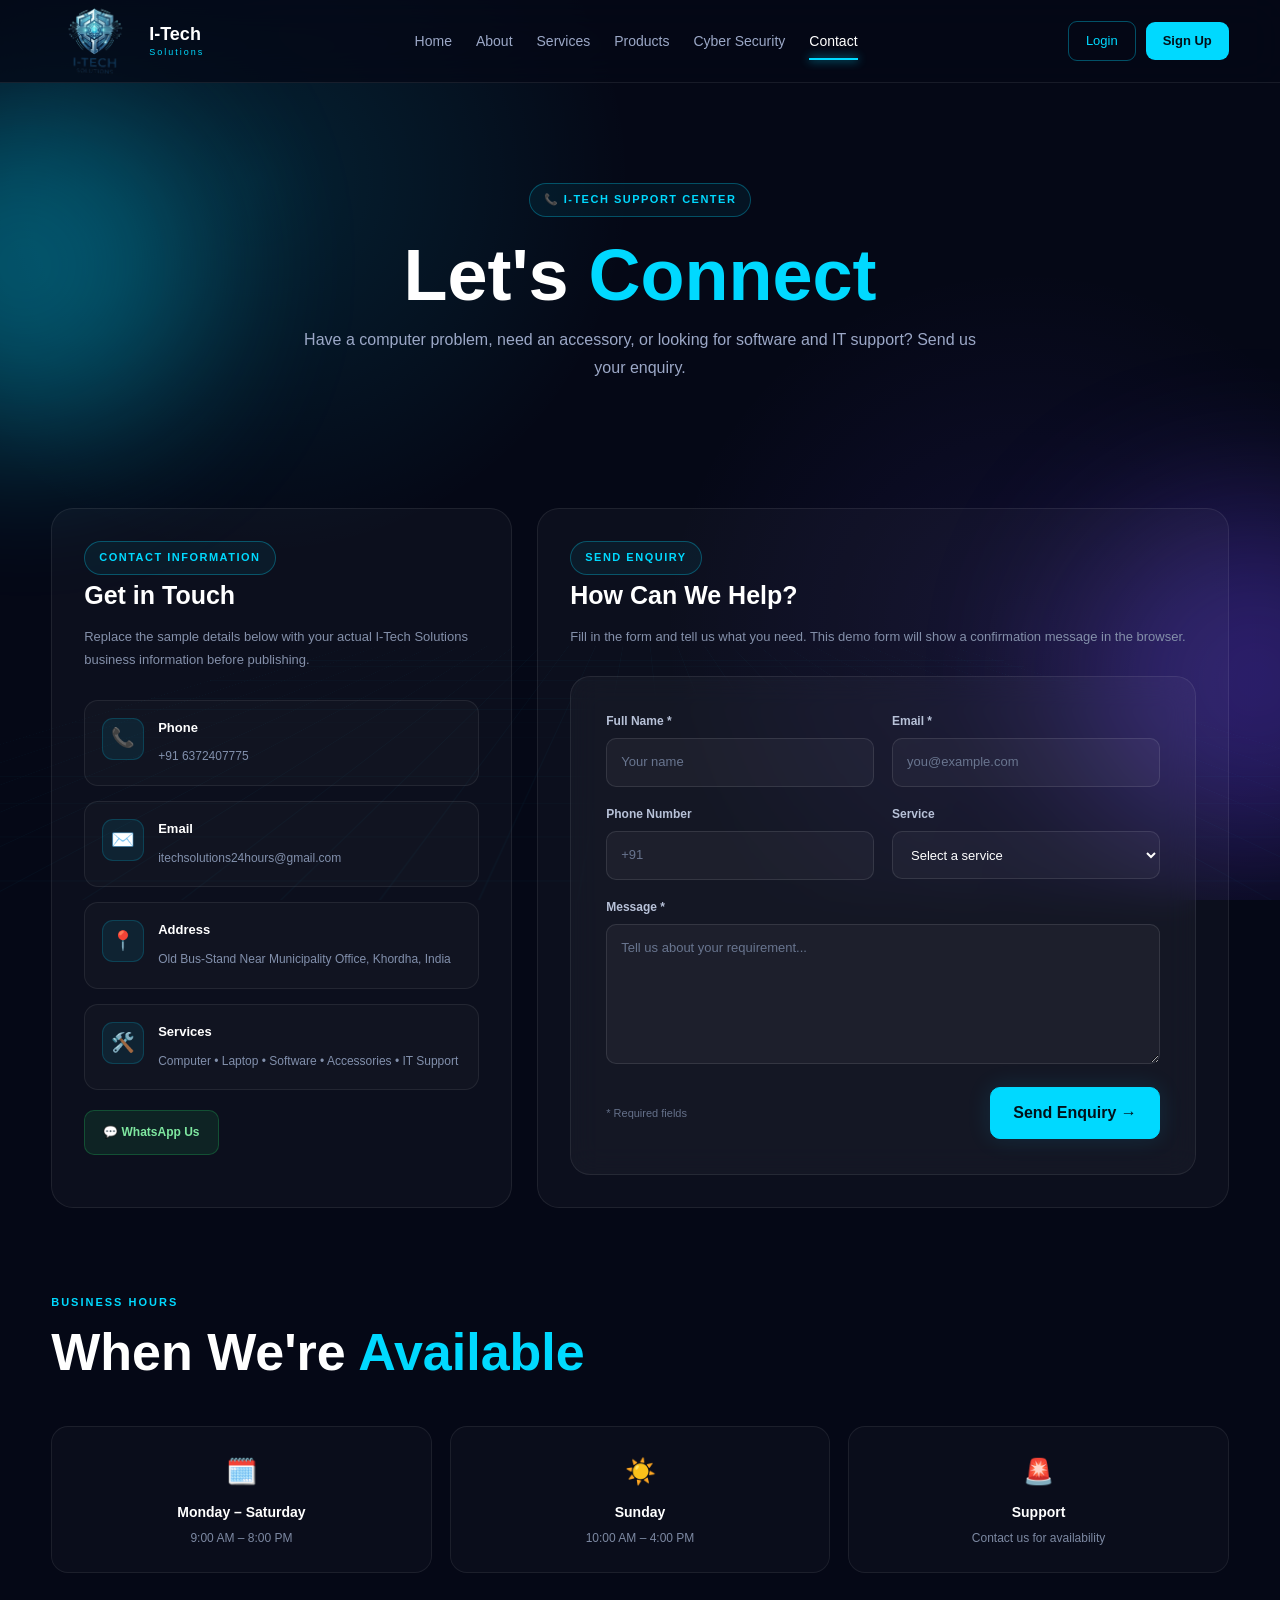
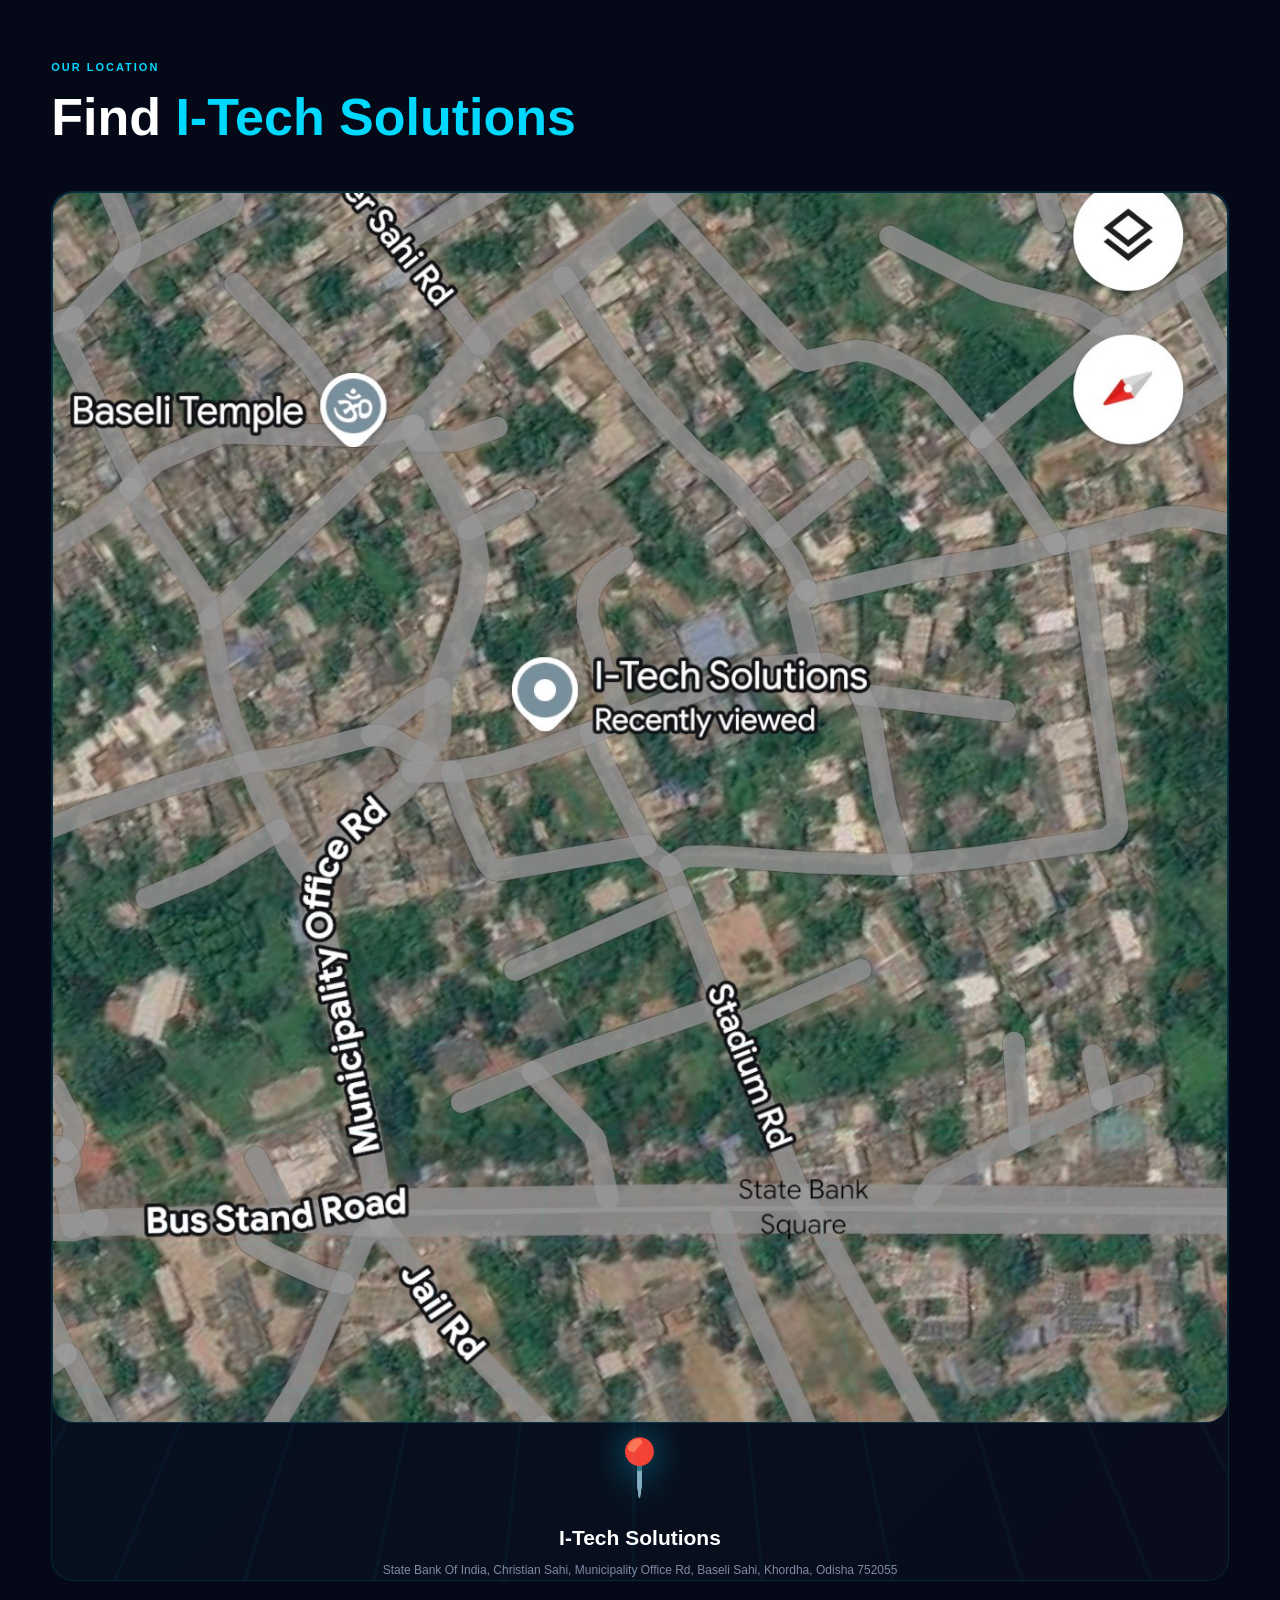
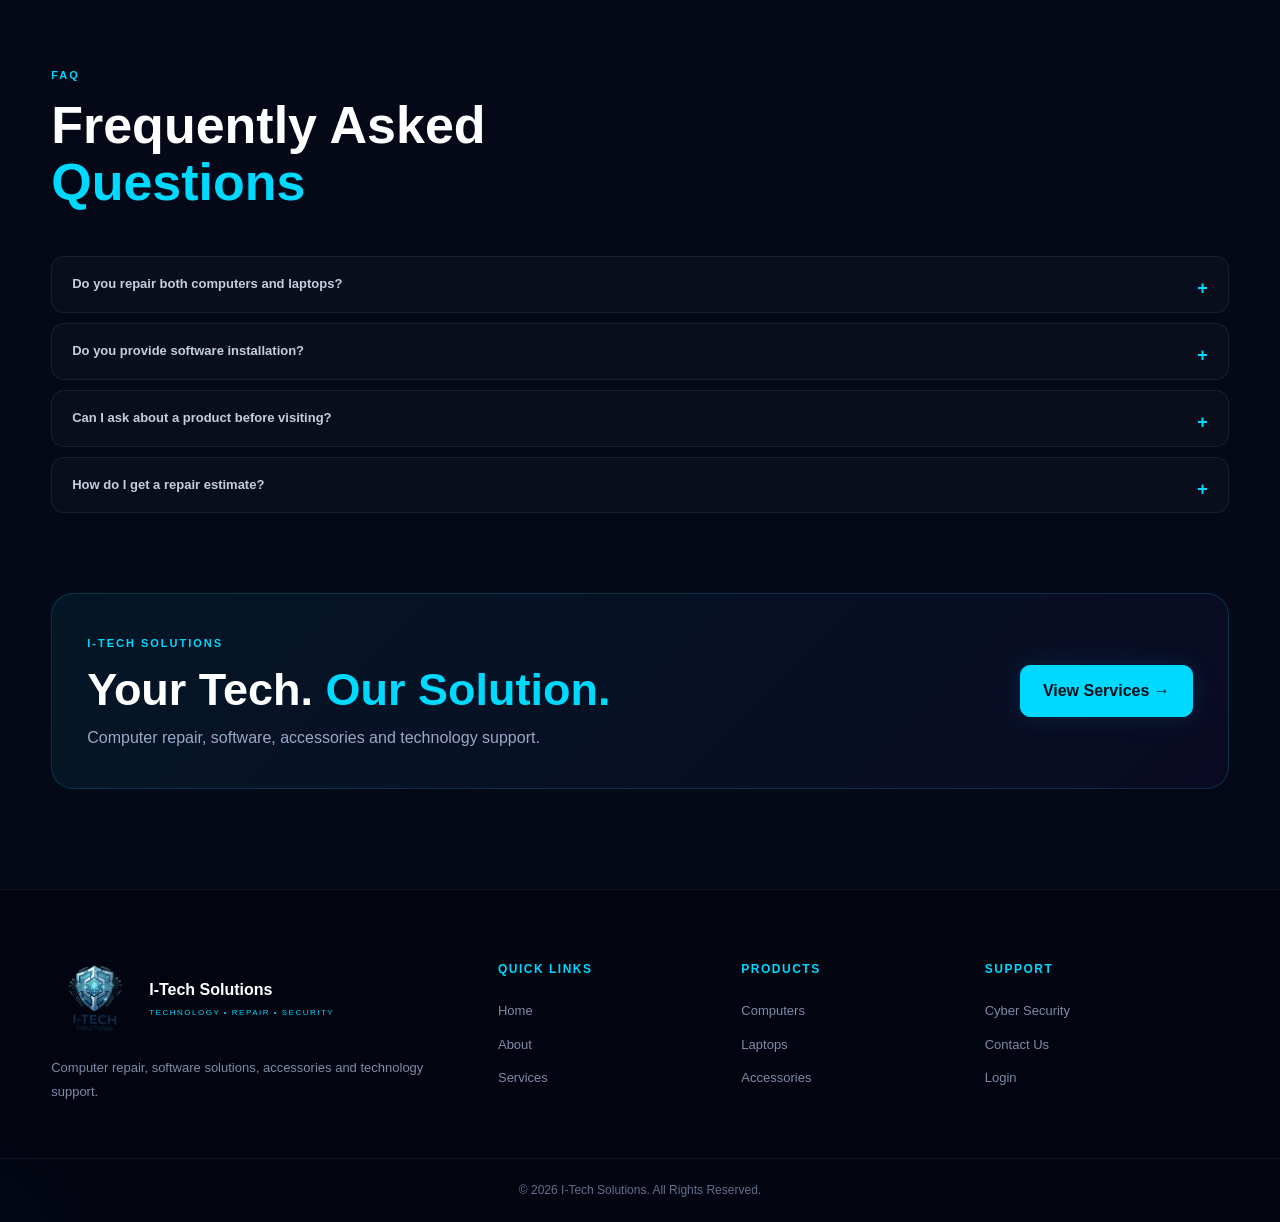
<file: pages/contact.html>
<!DOCTYPE html>
<html lang="en">

<head>

    <meta charset="UTF-8">

    <meta name="viewport"
          content="width=device-width, initial-scale=1.0">

    <meta name="description"
          content="Contact I-Tech Solutions for computer repair, laptop repair, software and IT support.">

    <title>Contact | I-Tech Solutions</title>

    <link rel="stylesheet"
          href="../css/style.css">

    <style>

        /* =================================================
           CONTACT PAGE
        ================================================= */

        .contact-page {
            padding: 70px 0 100px;
        }

        .contact-layout {
            display: grid;
            grid-template-columns: .8fr 1.2fr;
            gap: 25px;
            margin-bottom: 80px;
        }

        .contact-info,
        .contact-form-box {
            padding: 32px;
            border: 1px solid rgba(255,255,255,.08);
            border-radius: 22px;
            background: rgba(255,255,255,.03);
        }

        .contact-info h2,
        .contact-form-box h2 {
            margin-bottom: 10px;
            font-size: 25px;
        }

        .contact-info > p,
        .contact-form-box > p {
            color: #8490aa;
            line-height: 1.8;
            font-size: 13px;
            margin-bottom: 28px;
        }

        /* =================================================
           CONTACT ITEMS
        ================================================= */

        .contact-items {
            display: flex;
            flex-direction: column;
            gap: 15px;
        }

        .contact-item {
            display: flex;
            align-items: flex-start;
            gap: 14px;
            padding: 17px;
            border: 1px solid rgba(255,255,255,.07);
            border-radius: 14px;
            background: rgba(255,255,255,.025);
        }

        .contact-icon {
            flex-shrink: 0;
            width: 42px;
            height: 42px;
            display: grid;
            place-items: center;
            border-radius: 11px;
            background: rgba(0,217,255,.08);
            border: 1px solid rgba(0,217,255,.18);
            font-size: 19px;
        }

        .contact-item strong {
            display: block;
            margin-bottom: 4px;
            font-size: 13px;
        }

        .contact-item a,
        .contact-item span {
            color: #8290ac;
            font-size: 12px;
            line-height: 1.6;
        }

        .contact-item a {
            text-decoration: none;
            transition: .3s ease;
        }

        .contact-item a:hover {
            color: #00d9ff;
        }

        /* =================================================
           FORM
        ================================================= */

        .contact-form {
            display: grid;
            grid-template-columns: 1fr 1fr;
            gap: 18px;
        }

        .form-group {
            display: flex;
            flex-direction: column;
            gap: 7px;
        }

        .form-group.full {
            grid-column: 1 / -1;
        }

        .form-group label {
            color: #b8c2d8;
            font-size: 12px;
            font-weight: 600;
        }

        .form-group input,
        .form-group select,
        .form-group textarea {
            width: 100%;
            padding: 13px 14px;
            border: 1px solid rgba(255,255,255,.1);
            border-radius: 10px;
            outline: none;
            background: rgba(255,255,255,.04);
            color: #ffffff;
            font-family: inherit;
            font-size: 13px;
            transition: .3s ease;
        }

        .form-group input:focus,
        .form-group select:focus,
        .form-group textarea:focus {
            border-color: rgba(0,217,255,.55);
            box-shadow: 0 0 0 3px rgba(0,217,255,.06);
        }

        .form-group textarea {
            min-height: 140px;
            resize: vertical;
        }

        .form-group select option {
            background: #08121c;
            color: #ffffff;
        }

        .submit-area {
            grid-column: 1 / -1;
            display: flex;
            align-items: center;
            justify-content: space-between;
            gap: 15px;
            margin-top: 5px;
        }

        .form-note {
            color: #65718a;
            font-size: 11px;
            line-height: 1.5;
        }

        /* =================================================
           WHATSAPP
        ================================================= */

        .whatsapp-btn {
            display: inline-flex;
            align-items: center;
            justify-content: center;
            gap: 8px;
            padding: 12px 18px;
            margin-top: 20px;
            border-radius: 10px;
            background: rgba(37,211,102,.1);
            border: 1px solid rgba(37,211,102,.25);
            color: #7ee7a0;
            text-decoration: none;
            font-size: 12px;
            font-weight: 700;
            transition: .3s ease;
        }

        .whatsapp-btn:hover {
            background: rgba(37,211,102,.18);
            transform: translateY(-2px);
        }

        /* =================================================
           HOURS
        ================================================= */

        .hours-section {
            margin-bottom: 80px;
        }

        .hours-grid {
            display: grid;
            grid-template-columns: repeat(3, 1fr);
            gap: 18px;
        }

        .hours-card {
            padding: 24px;
            text-align: center;
            border: 1px solid rgba(255,255,255,.07);
            border-radius: 17px;
            background: rgba(255,255,255,.025);
        }

        .hours-card span {
            display: block;
            color: #00d9ff;
            font-size: 25px;
            margin-bottom: 10px;
        }

        .hours-card strong {
            display: block;
            margin-bottom: 6px;
            font-size: 14px;
        }

        .hours-card p {
            color: #7d89a3;
            font-size: 12px;
        }

        /* =================================================
           MAP / LOCATION
        ================================================= */

        .location-section {
            margin-bottom: 80px;
        }

        .location-box {
            min-height: 300px;
            position: relative;
            display: grid;
            place-items: center;
            overflow: hidden;
            border: 1px solid rgba(0,217,255,.12);
            border-radius: 22px;
            background:
                linear-gradient(
                    135deg,
                    rgba(0,217,255,.06),
                    rgba(255,255,255,.02)
                );
        }

        .map-grid {
            position: absolute;
            inset: 0;
            opacity: .35;
            background-image:
                linear-gradient(
                    rgba(0,217,255,.12) 1px,
                    transparent 1px
                ),
                linear-gradient(
                    90deg,
                    rgba(0,217,255,.12) 1px,
                    transparent 1px
                );
            background-size: 45px 45px;
            transform: perspective(400px) rotateX(35deg) scale(1.3);
        }

        .location-pin {
            position: relative;
            z-index: 2;
            text-align: center;
        }

        .location-pin-icon {
            font-size: 55px;
            filter:
                drop-shadow(
                    0 0 18px
                    rgba(0,217,255,.6)
                );
            animation:
                pinFloat 2.5s ease-in-out infinite;
        }

        @keyframes pinFloat {

            0%, 100% {
                transform: translateY(0);
            }

            50% {
                transform: translateY(-8px);
            }

        }

        .location-pin h3 {
            margin: 10px 0 6px;
            font-size: 21px;
        }

        .location-pin p {
            color: #7f8ba5;
            font-size: 12px;
        }

        /* =================================================
           FAQ
        ================================================= */

        .faq-section {
            margin-bottom: 80px;
        }

        .faq-list {
            display: flex;
            flex-direction: column;
            gap: 10px;
        }

        .faq-item {
            border: 1px solid rgba(255,255,255,.07);
            border-radius: 13px;
            background: rgba(255,255,255,.025);
            overflow: hidden;
        }

        .faq-item summary {
            padding: 17px 20px;
            cursor: pointer;
            color: #c6cede;
            font-size: 13px;
            font-weight: 600;
            list-style: none;
        }

        .faq-item summary::-webkit-details-marker {
            display: none;
        }

        .faq-item summary::after {
            content: "+";
            float: right;
            color: #00d9ff;
            font-size: 18px;
        }

        .faq-item[open] summary::after {
            content: "−";
        }

        .faq-answer {
            padding: 0 20px 18px;
            color: #78849d;
            font-size: 12px;
            line-height: 1.7;
        }

        /* =================================================
           RESPONSIVE
        ================================================= */

        @media (max-width: 850px) {

            .contact-layout {
                grid-template-columns: 1fr;
            }

            .hours-grid {
                grid-template-columns: 1fr;
            }

        }

        @media (max-width: 600px) {

            .contact-form {
                grid-template-columns: 1fr;
            }

            .form-group.full,
            .submit-area {
                grid-column: auto;
            }

            .submit-area {
                flex-direction: column;
                align-items: stretch;
            }

            .contact-info,
            .contact-form-box {
                padding: 23px;
            }

        }

    </style>

</head>


<body>


<!-- =====================================================
     TECHNOLOGY BACKGROUND
===================================================== -->

<div class="tech-background">

    <div class="grid-lines"></div>

    <div class="glow glow-1"></div>

    <div class="glow glow-2"></div>

</div>



<!-- =====================================================
     HEADER
===================================================== -->

<header class="header">

    <div class="container nav-container">

        <a href="../index.html"
           class="logo">

            <div class="logo-3d">
             <img src="images/I-Tech_fass-removebg-preview.png" alt="I-Tech Solutions Logo" class="logo-3d">
                
            </div>

            <div class="logo-text">

                <strong>
                    I-Tech
                </strong>

                <small>
                    Solutions
                </small>

            </div>

        </a>


        <nav class="navbar">

            <a href="../index.html">
                Home
            </a>

            <a href="about.html">
                About
            </a>

            <a href="services.html">
                Services
            </a>

            <a href="products.html">
                Products
            </a>

            <a href="cyber-security.html">
                Cyber Security
            </a>

            <a href="contact.html">
                Contact
            </a>

        </nav>


        <div class="auth-buttons">

            <a href="login.html"
               class="login-btn">

                Login

            </a>

            <a href="signup.html"
               class="signup-btn">

                Sign Up

            </a>

        </div>


        <button
            class="menu-toggle"
            id="menuToggle">

            ☰

        </button>

    </div>

</header>



<!-- =====================================================
     MAIN
===================================================== -->

<main>


<!-- =====================================================
     HERO
===================================================== -->

<section
    class="page-hero"
    style="
    padding:100px 0 55px;
    text-align:center;
    ">

    <div class="container">

        <span class="technology-badge">

            📞 I-TECH SUPPORT CENTER

        </span>


        <h1
            style="
            margin:22px 0 15px;
            font-size:clamp(42px,7vw,72px);
            line-height:1;
            ">

            Let's
            <strong style="color:#00d9ff;">
                Connect
            </strong>

        </h1>


        <p
            style="
            max-width:700px;
            margin:auto;
            color:#9ca8c7;
            line-height:1.8;
            ">

            Have a computer problem, need an accessory,
            or looking for software and IT support?
            Send us your enquiry.

        </p>

    </div>

</section>



<!-- =====================================================
     CONTACT SECTION
===================================================== -->

<section class="contact-page">

    <div class="container">


        <div class="contact-layout">


            <!-- CONTACT INFORMATION -->

            <div class="contact-info">

                <span class="technology-badge">
                    CONTACT INFORMATION
                </span>

                <h2>
                    Get in Touch
                </h2>

                <p>
                    Replace the sample details below with
                    your actual I-Tech Solutions business
                    information before publishing.
                </p>


                <div class="contact-items">


                    <div class="contact-item">

                        <div class="contact-icon">
                            📞
                        </div>

                        <div>

                            <strong>
                                Phone
                            </strong>

                            <a href="tel:+916372407775">
                                +91 6372407775
                            </a>

                        </div>

                    </div>



                    <div class="contact-item">

                        <div class="contact-icon">
                            ✉️
                        </div>

                        <div>

                            <strong>
                                Email
                            </strong>

                            <a href="mailto:itechsolutions24hours@gmail.com">
                                itechsolutions24hours@gmail.com
                            </a>

                        </div>

                    </div>



                    <div class="contact-item">

                        <div class="contact-icon">
                            📍
                        </div>

                        <div>

                            <strong>
                                Address
                            </strong>

                            <span>
                                Old Bus-Stand Near Municipality Office,
                                Khordha, India
                            </span>

                        </div>

                    </div>



                    <div class="contact-item">

                        <div class="contact-icon">
                            🛠️
                        </div>

                        <div>

                            <strong>
                                Services
                            </strong>

                            <span>
                                Computer • Laptop • Software
                                • Accessories • IT Support
                            </span>

                        </div>

                    </div>


                </div>


                <!-- WHATSAPP -->

                <a
                    href="https://wa.me/6372407775"
                    class="whatsapp-btn"
                    target="_blank"
                    rel="noopener">

                    💬 WhatsApp Us

                </a>

            </div>



            <!-- CONTACT FORM -->

            <div class="contact-form-box">

                <span class="technology-badge">
                    SEND ENQUIRY
                </span>

                <h2>
                    How Can We Help?
                </h2>

                <p>
                    Fill in the form and tell us what
                    you need. This demo form will show
                    a confirmation message in the browser.
                </p>


                <form
                    class="contact-form"
                    id="contactForm">


                    <div class="form-group">

                        <label for="name">
                            Full Name *
                        </label>

                        <input
                            type="text"
                            id="name"
                            name="name"
                            placeholder="Your name"
                            required>

                    </div>



                    <div class="form-group">

                        <label for="email">
                            Email *
                        </label>

                        <input
                            type="email"
                            id="email"
                            name="email"
                            placeholder="you@example.com"
                            required>

                    </div>



                    <div class="form-group">

                        <label for="phone">
                            Phone Number
                        </label>

                        <input
                            type="tel"
                            id="phone"
                            name="phone"
                            placeholder="+91">

                    </div>



                    <div class="form-group">

                        <label for="service">
                            Service
                        </label>

                        <select
                            id="service"
                            name="service">

                            <option value="">
                                Select a service
                            </option>

                            <option>
                                Computer Repair
                            </option>

                            <option>
                                Laptop Repair
                            </option>

                            <option>
                                Software Installation
                            </option>

                            <option>
                                Data & Storage
                            </option>

                            <option>
                                Networking
                            </option>

                            <option>
                                Cyber Security
                            </option>

                            <option>
                                Accessories
                            </option>

                            <option>
                                Other
                            </option>

                        </select>

                    </div>



                    <div class="form-group full">

                        <label for="message">
                            Message *
                        </label>

                        <textarea
                            id="message"
                            name="message"
                            placeholder="Tell us about your requirement..."
                            required></textarea>

                    </div>



                    <div class="submit-area">

                        <span class="form-note">

                            * Required fields

                        </span>


                        <button
                            type="submit"
                            class="primary-btn">

                            Send Enquiry →

                        </button>

                    </div>


                </form>

            </div>


        </div>



        <!-- =================================================
             BUSINESS HOURS
        ================================================= -->

        <section class="hours-section">

            <div class="section-heading">

                <span>
                    BUSINESS HOURS
                </span>

                <h2>
                    When We're
                    <strong>Available</strong>
                </h2>

            </div>


            <div class="hours-grid">


                <div class="hours-card">

                    <span>
                        🗓️
                    </span>

                    <strong>
                        Monday – Saturday
                    </strong>

                    <p>
                        9:00 AM – 8:00 PM
                    </p>

                </div>



                <div class="hours-card">

                    <span>
                        ☀️
                    </span>

                    <strong>
                        Sunday
                    </strong>

                    <p>
                        10:00 AM – 4:00 PM
                    </p>

                </div>



                <div class="hours-card">

                    <span>
                        🚨
                    </span>

                    <strong>
                        Support
                    </strong>

                    <p>
                        Contact us for availability
                    </p>

                </div>


            </div>

        </section>



        <!-- =================================================
             LOCATION
        ================================================= -->

        <section class="location-section">

            <div class="section-heading">

                <span>
                    OUR LOCATION
                </span>

                <h2>
                    Find
                    <strong>I-Tech Solutions</strong>
                </h2>

            </div>


            <div class="location-box">
<img src="images/map.jpg" class="location-box" alt="">
                <div class="map-grid"></div>

                <div class="location-pin">

                    <div class="location-pin-icon">
                        📍
                    </div>

                    <h3>
                        I-Tech Solutions
                    </h3>

                    <p>
                        
<a href = "https://maps.app.goo.gl/4HCAGayQegRDGyPVA?g_st=ic">
State Bank Of India, Christian Sahi, Municipality Office Rd, Baseli Sahi, Khordha, Odisha 752055
<a>
                    </p>

                </div>

            </div>

        </section>



        <!-- =================================================
             FAQ
        ================================================= -->

        <section class="faq-section">

            <div class="section-heading">

                <span>
                    FAQ
                </span>

                <h2>
                    Frequently Asked
                    <strong>Questions</strong>
                </h2>

            </div>


            <div class="faq-list">


                <details class="faq-item">

                    <summary>
                        Do you repair both computers and laptops?
                    </summary>

                    <div class="faq-answer">

                        Yes. I-Tech Solutions can offer
                        computer and laptop diagnostics,
                        maintenance, repair and upgrade
                        services.

                    </div>

                </details>



                <details class="faq-item">

                    <summary>
                        Do you provide software installation?
                    </summary>

                    <div class="faq-answer">

                        Software installation and setup
                        can be provided for legitimate,
                        properly licensed software.

                    </div>

                </details>



                <details class="faq-item">

                    <summary>
                        Can I ask about a product before visiting?
                    </summary>

                    <div class="faq-answer">

                        Yes. You can send an enquiry about
                        a computer, laptop, accessory or
                        other technology product.

                    </div>

                </details>



                <details class="faq-item">

                    <summary>
                        How do I get a repair estimate?
                    </summary>

                    <div class="faq-answer">

                        Send us the device problem through
                        the contact form or contact the shop.
                        A final estimate may require device
                        inspection.

                    </div>

                </details>


            </div>

        </section>



        <!-- =================================================
             FINAL CTA
        ================================================= -->

        <div class="cta">

            <div class="cta-content">

                <div>

                    <span>
                        I-TECH SOLUTIONS
                    </span>

                    <h2>

                        Your Tech.
                        <strong>Our Solution.</strong>

                    </h2>

                    <p>

                        Computer repair, software,
                        accessories and technology support.

                    </p>

                </div>


                <a
                    href="services.html"
                    class="primary-btn">

                    View Services →

                </a>

            </div>

        </div>


    </div>

</section>


</main>



<!-- =====================================================
     FOOTER
===================================================== -->

<footer class="footer">

    <div class="container">

        <div class="footer-grid">


            <div class="footer-column">

                <div class="footer-logo">

                    <div class="logo-3d">
<img src="images/I-Tech_fass-removebg-preview.png" alt="I-Tech Solutions Logo" class="logo-3d">

                    </div>

                    <div>

                        <strong>
                            I-Tech Solutions
                        </strong>

                        <small>
                            TECHNOLOGY • REPAIR • SECURITY
                        </small>

                    </div>

                </div>

                <p>
                    Computer repair, software solutions,
                    accessories and technology support.
                </p>

            </div>



            <div class="footer-column">

                <h3>
                    QUICK LINKS
                </h3>

                <a href="../index.html">
                    Home
                </a>

                <a href="about.html">
                    About
                </a>

                <a href="services.html">
                    Services
                </a>

            </div>



            <div class="footer-column">

                <h3>
                    PRODUCTS
                </h3>

                <a href="products.html">
                    Computers
                </a>

                <a href="products.html">
                    Laptops
                </a>

                <a href="products.html">
                    Accessories
                </a>

            </div>



            <div class="footer-column">

                <h3>
                    SUPPORT
                </h3>

                <a href="cyber-security.html">
                    Cyber Security
                </a>

                <a href="contact.html">
                    Contact Us
                </a>

                <a href="login.html">
                    Login
                </a>

            </div>


        </div>

    </div>


    <div class="footer-bottom">

        <p>

            ©
            <span id="currentYear"></span>

            I-Tech Solutions.
            All Rights Reserved.

        </p>

    </div>

</footer>



<!-- =====================================================
     JAVASCRIPT
===================================================== -->

<script src="../js/script.js"></script>


<script>

document.addEventListener(
    "DOMContentLoaded",
    function () {

        /*
         * Read product name from Products page.
         * Example:
         * contact.html?product=SSD%20Storage
         */

        const params =
            new URLSearchParams(
                window.location.search
            );

        const product =
            params.get("product");


        if (product) {

            const message =
                document.getElementById(
                    "message"
                );

            const service =
                document.getElementById(
                    "service"
                );


            if (message) {

                message.value =
                    "I am interested in: " +
                    product +
                    "\n\nMy requirement: ";

            }


            if (service) {

                service.value =
                    "Accessories";

            }

        }

    }
);

</script>


</body>

</html>
</file>
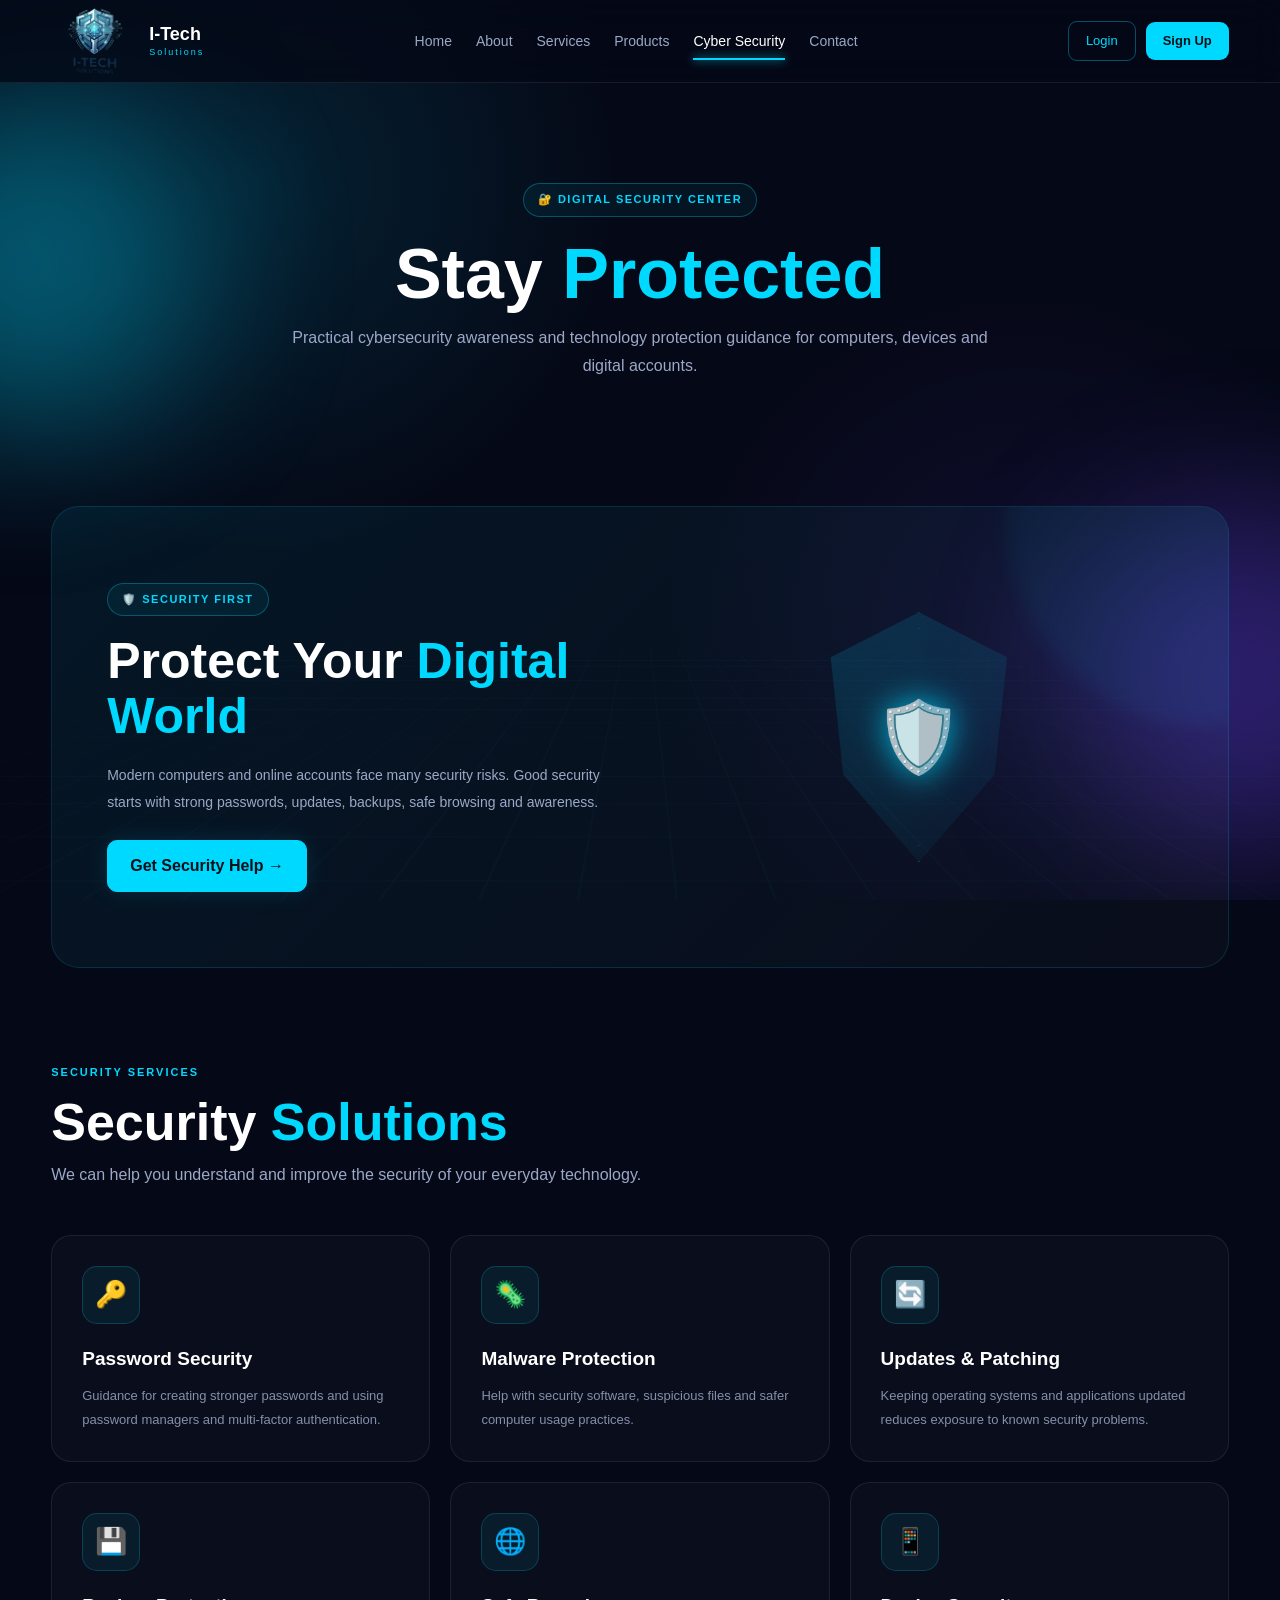
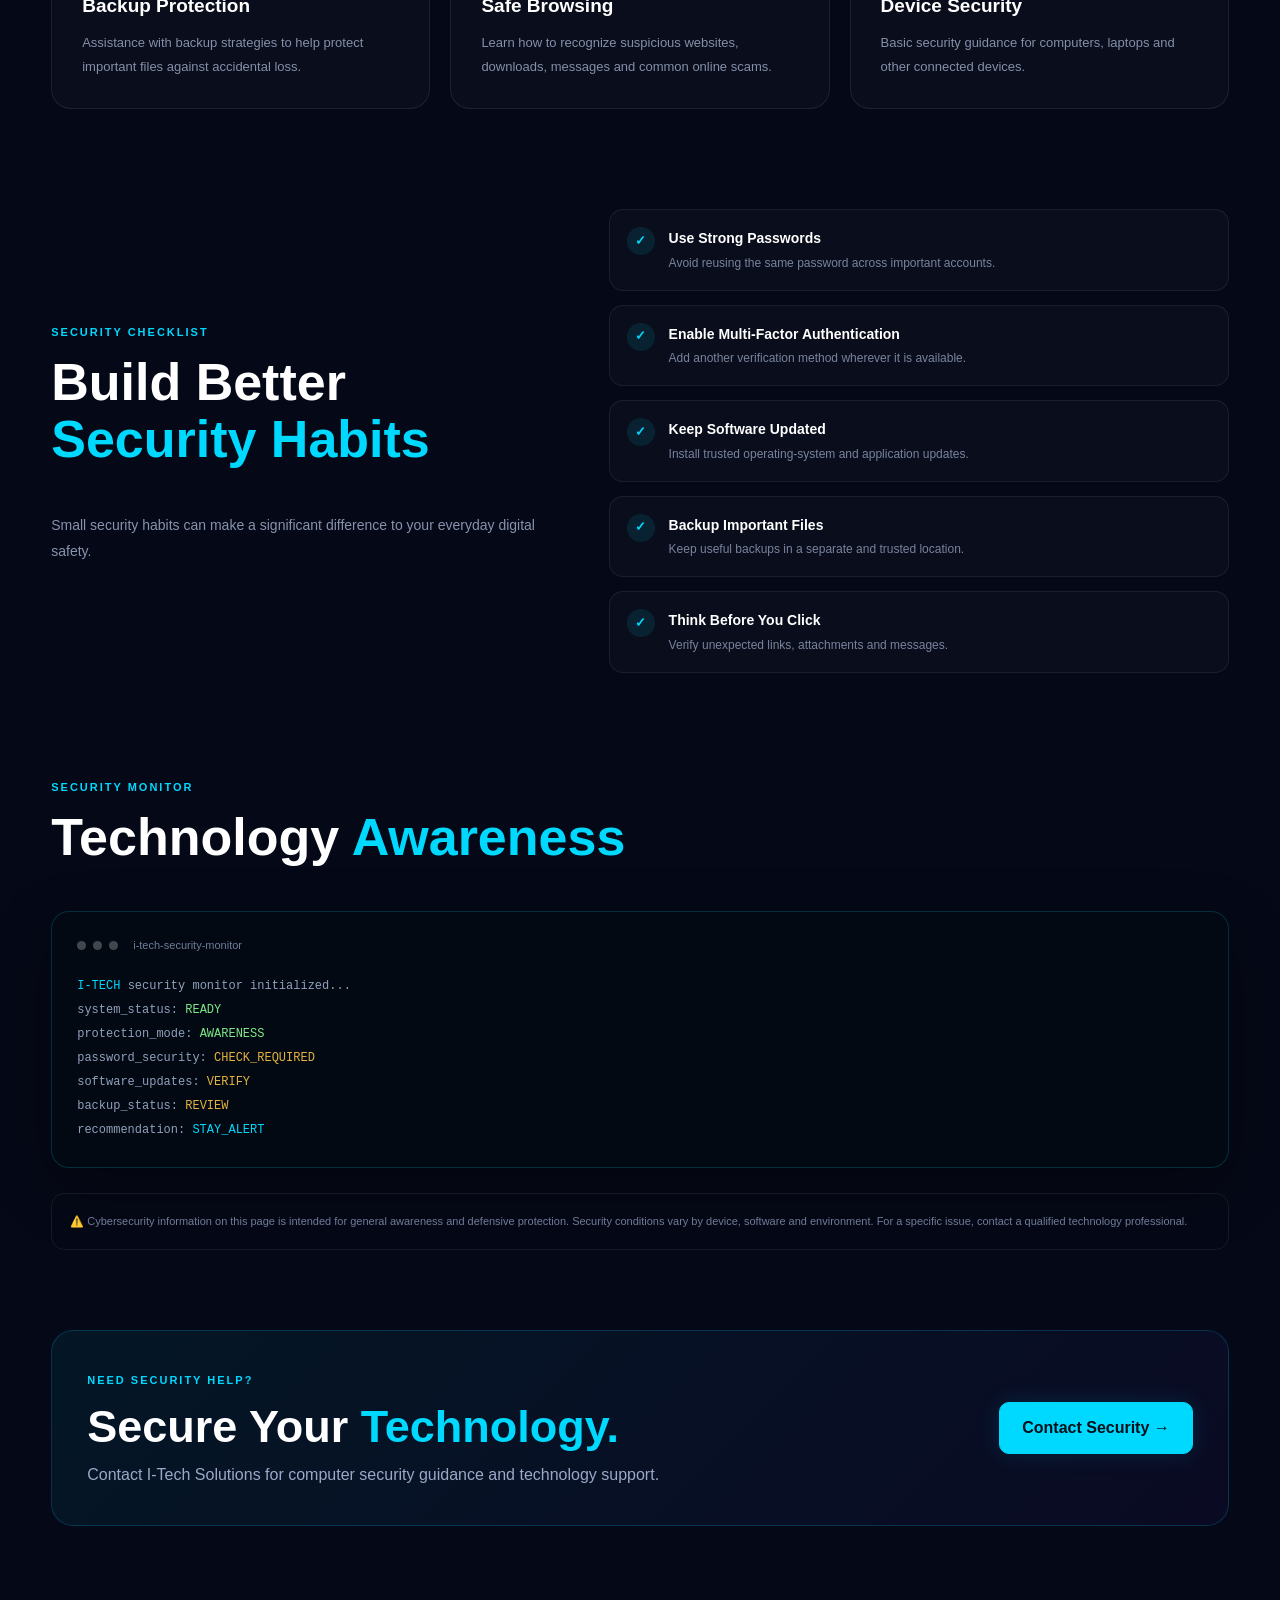
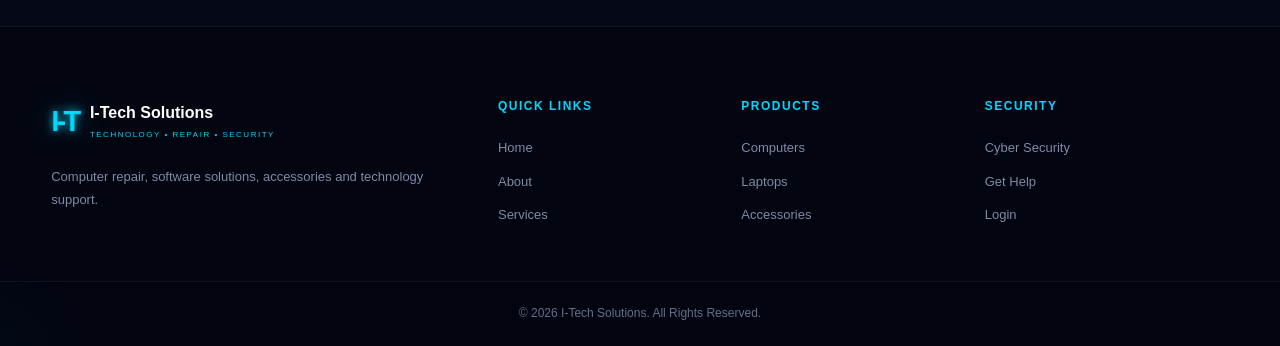
<file: pages/cyber-security.html>
<!DOCTYPE html>
<html lang="en">

<head>

    <meta charset="UTF-8">

    <meta name="viewport"
          content="width=device-width, initial-scale=1.0">

    <meta name="description"
          content="I-Tech Solutions cyber security awareness, computer protection, account security and safe technology services.">

    <title>Cyber Security | I-Tech Solutions</title>

    <link rel="stylesheet"
          href="../css/style.css">

    <style>

        /* =================================================
           CYBER SECURITY PAGE
        ================================================= */

        .security-page {
            padding: 70px 0 100px;
        }


        /* =================================================
           SECURITY HERO CARD
        ================================================= */

        .security-hero-card {

            position: relative;

            display: grid;

            grid-template-columns:
                1fr 1fr;

            gap: 50px;

            align-items: center;

            padding: 55px;

            margin-bottom: 90px;

            border:
                1px solid
                rgba(0,217,255,.14);

            border-radius: 28px;

            background:
                linear-gradient(
                    135deg,
                    rgba(0,217,255,.07),
                    rgba(255,255,255,.025)
                );

            overflow: hidden;
        }


        .security-hero-card::before {

            content: "";

            position: absolute;

            width: 400px;

            height: 400px;

            right: -180px;

            top: -180px;

            border-radius: 50%;

            background:
                rgba(0,217,255,.06);

            filter:
                blur(10px);
        }


        .security-content {

            position: relative;

            z-index: 2;
        }


        .security-content h2 {

            margin: 18px 0;

            font-size:
                clamp(30px,5vw,50px);

            line-height: 1.1;
        }


        .security-content h2 strong {

            color: #00d9ff;
        }


        .security-content p {

            color: #9ca8c7;

            line-height: 1.9;

            font-size: 14px;

            margin-bottom: 25px;
        }


        /* =================================================
           SECURITY SHIELD
        ================================================= */

        .security-visual {

            min-height: 350px;

            display: grid;

            place-items: center;

            position: relative;
        }


        .shield {

            position: relative;

            width: 210px;

            height: 250px;

            display: flex;

            align-items: center;

            justify-content: center;

            background:
                linear-gradient(
                    145deg,
                    rgba(0,217,255,.14),
                    rgba(0,217,255,.025)
                );

            clip-path:
                polygon(
                    50% 0%,
                    92% 18%,
                    86% 65%,
                    50% 100%,
                    14% 65%,
                    8% 18%
                );

            border:
                1px solid
                rgba(0,217,255,.3);

            filter:
                drop-shadow(
                    0 0 25px
                    rgba(0,217,255,.18)
                );

            animation:
                shieldFloat 4s ease-in-out infinite;
        }


        .shield::before {

            content: "";

            position: absolute;

            inset: 15px;

            clip-path:
                polygon(
                    50% 0%,
                    92% 18%,
                    86% 65%,
                    50% 100%,
                    14% 65%,
                    8% 18%
                );

            border:
                1px solid
                rgba(0,217,255,.2);
        }


        .shield-icon {

            position: relative;

            z-index: 2;

            font-size: 70px;

            filter:
                drop-shadow(
                    0 0 15px
                    rgba(0,217,255,.7)
                );
        }


        @keyframes shieldFloat {

            0%,100% {
                transform:
                    translateY(0);
            }

            50% {
                transform:
                    translateY(-12px);
            }

        }


        /* =================================================
           SECURITY SERVICES
        ================================================= */

        .security-grid {

            display: grid;

            grid-template-columns:
                repeat(3, 1fr);

            gap: 20px;

            margin-bottom: 100px;
        }


        .security-card {

            padding: 30px;

            border:
                1px solid
                rgba(255,255,255,.08);

            border-radius: 20px;

            background:
                rgba(255,255,255,.025);

            transition:
                .35s ease;
        }


        .security-card:hover {

            transform:
                translateY(-7px);

            border-color:
                rgba(0,217,255,.32);

            box-shadow:
                0 20px 50px
                rgba(0,0,0,.28);
        }


        .security-icon {

            width: 58px;

            height: 58px;

            display: grid;

            place-items: center;

            margin-bottom: 20px;

            border-radius: 15px;

            background:
                rgba(0,217,255,.07);

            border:
                1px solid
                rgba(0,217,255,.2);

            font-size: 26px;
        }


        .security-card h3 {

            margin-bottom: 10px;

            font-size: 19px;
        }


        .security-card p {

            color: #8490aa;

            font-size: 13px;

            line-height: 1.8;
        }


        /* =================================================
           SECURITY CHECKLIST
        ================================================= */

        .security-check {

            display: grid;

            grid-template-columns:
                .9fr 1.1fr;

            gap: 50px;

            align-items: center;

            margin-bottom: 100px;
        }


        .check-list {

            display: flex;

            flex-direction: column;

            gap: 14px;
        }


        .check-item {

            display: flex;

            align-items: flex-start;

            gap: 14px;

            padding: 17px;

            border:
                1px solid
                rgba(255,255,255,.07);

            border-radius: 14px;

            background:
                rgba(255,255,255,.025);
        }


        .check-mark {

            flex-shrink: 0;

            width: 28px;

            height: 28px;

            display: grid;

            place-items: center;

            border-radius: 50%;

            background:
                rgba(0,217,255,.1);

            color: #00d9ff;

            font-size: 13px;

            font-weight: 900;
        }


        .check-item strong {

            display: block;

            margin-bottom: 4px;

            font-size: 14px;
        }


        .check-item p {

            color: #78849e;

            font-size: 12px;

            line-height: 1.6;

        }


        /* =================================================
           SECURITY TERMINAL
        ================================================= */

        .terminal {

            padding: 25px;

            border:
                1px solid
                rgba(0,217,255,.18);

            border-radius: 18px;

            background:
                rgba(2,10,18,.8);

            box-shadow:
                0 20px 60px
                rgba(0,0,0,.3);
        }


        .terminal-top {

            display: flex;

            align-items: center;

            gap: 7px;

            margin-bottom: 20px;
        }


        .terminal-dot {

            width: 9px;

            height: 9px;

            border-radius: 50%;

            background:
                rgba(255,255,255,.25);
        }


        .terminal-title {

            margin-left: 8px;

            color: #6f7d99;

            font-size: 11px;
        }


        .terminal-code {

            color: #91a0bb;

            font-family:
                "Courier New",
                monospace;

            font-size: 12px;

            line-height: 2;
        }


        .terminal-code .cyan {

            color: #00d9ff;
        }


        .terminal-code .green {

            color: #7ee787;
        }


        .terminal-code .yellow {

            color: #e3b341;
        }


        /* =================================================
           DISCLAIMER
        ================================================= */

        .security-note {

            margin-top: 25px;

            padding: 18px;

            border:
                1px solid
                rgba(255,255,255,.07);

            border-radius: 13px;

            color: #6f7c97;

            font-size: 11px;

            line-height: 1.7;
        }


        /* =================================================
           RESPONSIVE
        ================================================= */

        @media (max-width: 850px) {

            .security-hero-card {

                grid-template-columns: 1fr;

                padding: 35px;

            }


            .security-grid {

                grid-template-columns:
                    repeat(2, 1fr);

            }


            .security-check {

                grid-template-columns: 1fr;

            }

        }


        @media (max-width: 550px) {

            .security-grid {

                grid-template-columns: 1fr;

            }


            .security-hero-card {

                padding: 25px;

            }


            .shield {

                width: 170px;

                height: 210px;

            }


            .shield-icon {

                font-size: 55px;

            }

        }

    </style>

</head>


<body>


<!-- =====================================================
     TECHNOLOGY BACKGROUND
===================================================== -->

<div class="tech-background">

    <div class="grid-lines"></div>

    <div class="glow glow-1"></div>

    <div class="glow glow-2"></div>

</div>



<!-- =====================================================
     HEADER
===================================================== -->

<header class="header">

    <div class="container nav-container">


        <a href="../index.html"
           class="logo">

            <div class="logo-3d">
             <img src="images/I-Tech_fass-removebg-preview.png" alt="I-Tech Solutions Logo" class="logo-3d">
                
            </div>

            <div class="logo-text">

                <strong>
                    I-Tech
                </strong>

                <small>
                    Solutions
                </small>

            </div>

        </a>



        <nav class="navbar">

            <a href="../index.html">
                Home
            </a>

            <a href="about.html">
                About
            </a>

            <a href="services.html">
                Services
            </a>

            <a href="products.html">
                Products
            </a>

            <a href="cyber-security.html">
                Cyber Security
            </a>

            <a href="contact.html">
                Contact
            </a>

        </nav>



        <div class="auth-buttons">

            <a href="login.html"
               class="login-btn">

                Login

            </a>

            <a href="signup.html"
               class="signup-btn">

                Sign Up

            </a>

        </div>



        <button
            class="menu-toggle"
            id="menuToggle">

            ☰

        </button>

    </div>

</header>



<!-- =====================================================
     MAIN
===================================================== -->

<main>


<!-- =====================================================
     PAGE HERO
===================================================== -->

<section
    class="page-hero"
    style="
    padding:100px 0 55px;
    text-align:center;
    ">

    <div class="container">

        <span class="technology-badge">

            🔐 DIGITAL SECURITY CENTER

        </span>


        <h1
            style="
            margin:22px 0 15px;
            font-size:clamp(40px,7vw,70px);
            line-height:1;
            ">

            Stay
            <strong style="color:#00d9ff;">
                Protected
            </strong>

        </h1>


        <p
            style="
            max-width:720px;
            margin:auto;
            color:#9ca8c7;
            line-height:1.8;
            ">

            Practical cybersecurity awareness and
            technology protection guidance for
            computers, devices and digital accounts.

        </p>

    </div>

</section>



<!-- =====================================================
     SECURITY HERO
===================================================== -->

<section class="security-page">

    <div class="container">


        <div class="security-hero-card">


            <div class="security-content">

                <span class="technology-badge">

                    🛡️ SECURITY FIRST

                </span>


                <h2>

                    Protect Your
                    <strong>Digital World</strong>

                </h2>


                <p>

                    Modern computers and online accounts
                    face many security risks. Good security
                    starts with strong passwords, updates,
                    backups, safe browsing and awareness.

                </p>


                <a href="contact.html"
                   class="primary-btn">

                    Get Security Help →

                </a>

            </div>



            <div class="security-visual">

                <div class="shield">

                    <div class="shield-icon">
                        🛡️
                    </div>

                </div>

            </div>


        </div>



        <!-- =================================================
             SECURITY SERVICES
        ================================================= -->

        <div class="section-heading">

            <span>
                SECURITY SERVICES
            </span>

            <h2>

                Security
                <strong>Solutions</strong>

            </h2>

            <p>

                We can help you understand and improve
                the security of your everyday technology.

            </p>

        </div>



        <div class="security-grid">


            <article class="security-card">

                <div class="security-icon">
                    🔑
                </div>

                <h3>
                    Password Security
                </h3>

                <p>

                    Guidance for creating stronger
                    passwords and using password managers
                    and multi-factor authentication.

                </p>

            </article>



            <article class="security-card">

                <div class="security-icon">
                    🦠
                </div>

                <h3>
                    Malware Protection
                </h3>

                <p>

                    Help with security software,
                    suspicious files and safer computer
                    usage practices.

                </p>

            </article>



            <article class="security-card">

                <div class="security-icon">
                    🔄
                </div>

                <h3>
                    Updates & Patching
                </h3>

                <p>

                    Keeping operating systems and
                    applications updated reduces exposure
                    to known security problems.

                </p>

            </article>



            <article class="security-card">

                <div class="security-icon">
                    💾
                </div>

                <h3>
                    Backup Protection
                </h3>

                <p>

                    Assistance with backup strategies
                    to help protect important files
                    against accidental loss.

                </p>

            </article>



            <article class="security-card">

                <div class="security-icon">
                    🌐
                </div>

                <h3>
                    Safe Browsing
                </h3>

                <p>

                    Learn how to recognize suspicious
                    websites, downloads, messages and
                    common online scams.

                </p>

            </article>



            <article class="security-card">

                <div class="security-icon">
                    📱
                </div>

                <h3>
                    Device Security
                </h3>

                <p>

                    Basic security guidance for computers,
                    laptops and other connected devices.

                </p>

            </article>


        </div>



        <!-- =================================================
             SECURITY CHECKLIST
        ================================================= -->

        <div class="security-check">


            <div>

                <div class="section-heading">

                    <span>
                        SECURITY CHECKLIST
                    </span>

                    <h2>

                        Build Better
                        <strong>Security Habits</strong>

                    </h2>

                </div>


                <p style="
                    color:#8793ad;
                    font-size:14px;
                    line-height:1.8;
                ">

                    Small security habits can make a
                    significant difference to your everyday
                    digital safety.

                </p>

            </div>



            <div class="check-list">


                <div class="check-item">

                    <div class="check-mark">
                        ✓
                    </div>

                    <div>

                        <strong>
                            Use Strong Passwords
                        </strong>

                        <p>
                            Avoid reusing the same password
                            across important accounts.
                        </p>

                    </div>

                </div>



                <div class="check-item">

                    <div class="check-mark">
                        ✓
                    </div>

                    <div>

                        <strong>
                            Enable Multi-Factor Authentication
                        </strong>

                        <p>
                            Add another verification method
                            wherever it is available.
                        </p>

                    </div>

                </div>



                <div class="check-item">

                    <div class="check-mark">
                        ✓
                    </div>

                    <div>

                        <strong>
                            Keep Software Updated
                        </strong>

                        <p>
                            Install trusted operating-system
                            and application updates.
                        </p>

                    </div>

                </div>



                <div class="check-item">

                    <div class="check-mark">
                        ✓
                    </div>

                    <div>

                        <strong>
                            Backup Important Files
                        </strong>

                        <p>
                            Keep useful backups in a separate
                            and trusted location.
                        </p>

                    </div>

                </div>



                <div class="check-item">

                    <div class="check-mark">
                        ✓
                    </div>

                    <div>

                        <strong>
                            Think Before You Click
                        </strong>

                        <p>
                            Verify unexpected links,
                            attachments and messages.
                        </p>

                    </div>

                </div>


            </div>

        </div>



        <!-- =================================================
             TERMINAL
        ================================================= -->

        <div class="section-heading">

            <span>
                SECURITY MONITOR
            </span>

            <h2>

                Technology
                <strong>Awareness</strong>

            </h2>

        </div>



        <div class="terminal">


            <div class="terminal-top">

                <span class="terminal-dot"></span>
                <span class="terminal-dot"></span>
                <span class="terminal-dot"></span>

                <span class="terminal-title">
                    i-tech-security-monitor
                </span>

            </div>


            <div class="terminal-code">

                <div>
                    <span class="cyan">
                        I-TECH
                    </span>
                    security monitor initialized...
                </div>

                <div>
                    system_status:
                    <span class="green">
                        READY
                    </span>
                </div>

                <div>
                    protection_mode:
                    <span class="green">
                        AWARENESS
                    </span>
                </div>

                <div>
                    password_security:
                    <span class="yellow">
                        CHECK_REQUIRED
                    </span>
                </div>

                <div>
                    software_updates:
                    <span class="yellow">
                        VERIFY
                    </span>
                </div>

                <div>
                    backup_status:
                    <span class="yellow">
                        REVIEW
                    </span>
                </div>

                <div>
                    recommendation:
                    <span class="cyan">
                        STAY_ALERT
                    </span>
                </div>

            </div>


        </div>



        <div class="security-note">

            ⚠️ Cybersecurity information on this page
            is intended for general awareness and
            defensive protection. Security conditions
            vary by device, software and environment.
            For a specific issue, contact a qualified
            technology professional.

        </div>



        <!-- =================================================
             CTA
        ================================================= -->

        <div style="margin-top:80px;">

            <div class="cta">

                <div class="cta-content">

                    <div>

                        <span>
                            NEED SECURITY HELP?
                        </span>

                        <h2>

                            Secure Your
                            <strong>Technology.</strong>

                        </h2>

                        <p>

                            Contact I-Tech Solutions for
                            computer security guidance and
                            technology support.

                        </p>

                    </div>


                    <a href="contact.html"
                       class="primary-btn">

                        Contact Security →

                    </a>

                </div>

            </div>

        </div>


    </div>

</section>


</main>



<!-- =====================================================
     FOOTER
===================================================== -->

<footer class="footer">

    <div class="container">

        <div class="footer-grid">


            <div class="footer-column">

                <div class="footer-logo">

                    <div class="logo-3d">

                        <span>I</span>
                        <span>-</span>
                        <span>T</span>

                    </div>

                    <div>

                        <strong>
                            I-Tech Solutions
                        </strong>

                        <small>
                            TECHNOLOGY • REPAIR • SECURITY
                        </small>

                    </div>

                </div>

                <p>

                    Computer repair, software solutions,
                    accessories and technology support.

                </p>

            </div>



            <div class="footer-column">

                <h3>
                    QUICK LINKS
                </h3>

                <a href="../index.html">
                    Home
                </a>

                <a href="about.html">
                    About
                </a>

                <a href="services.html">
                    Services
                </a>

            </div>



            <div class="footer-column">

                <h3>
                    PRODUCTS
                </h3>

                <a href="products.html">
                    Computers
                </a>

                <a href="products.html">
                    Laptops
                </a>

                <a href="products.html">
                    Accessories
                </a>

            </div>



            <div class="footer-column">

                <h3>
                    SECURITY
                </h3>

                <a href="cyber-security.html">
                    Cyber Security
                </a>

                <a href="contact.html">
                    Get Help
                </a>

                <a href="login.html">
                    Login
                </a>

            </div>


        </div>

    </div>


    <div class="footer-bottom">

        <p>

            ©
            <span id="currentYear"></span>

            I-Tech Solutions.
            All Rights Reserved.

        </p>

    </div>

</footer>



<!-- =====================================================
     JAVASCRIPT
===================================================== -->

<script src="../js/script.js"></script>


</body>

</html>
</file>
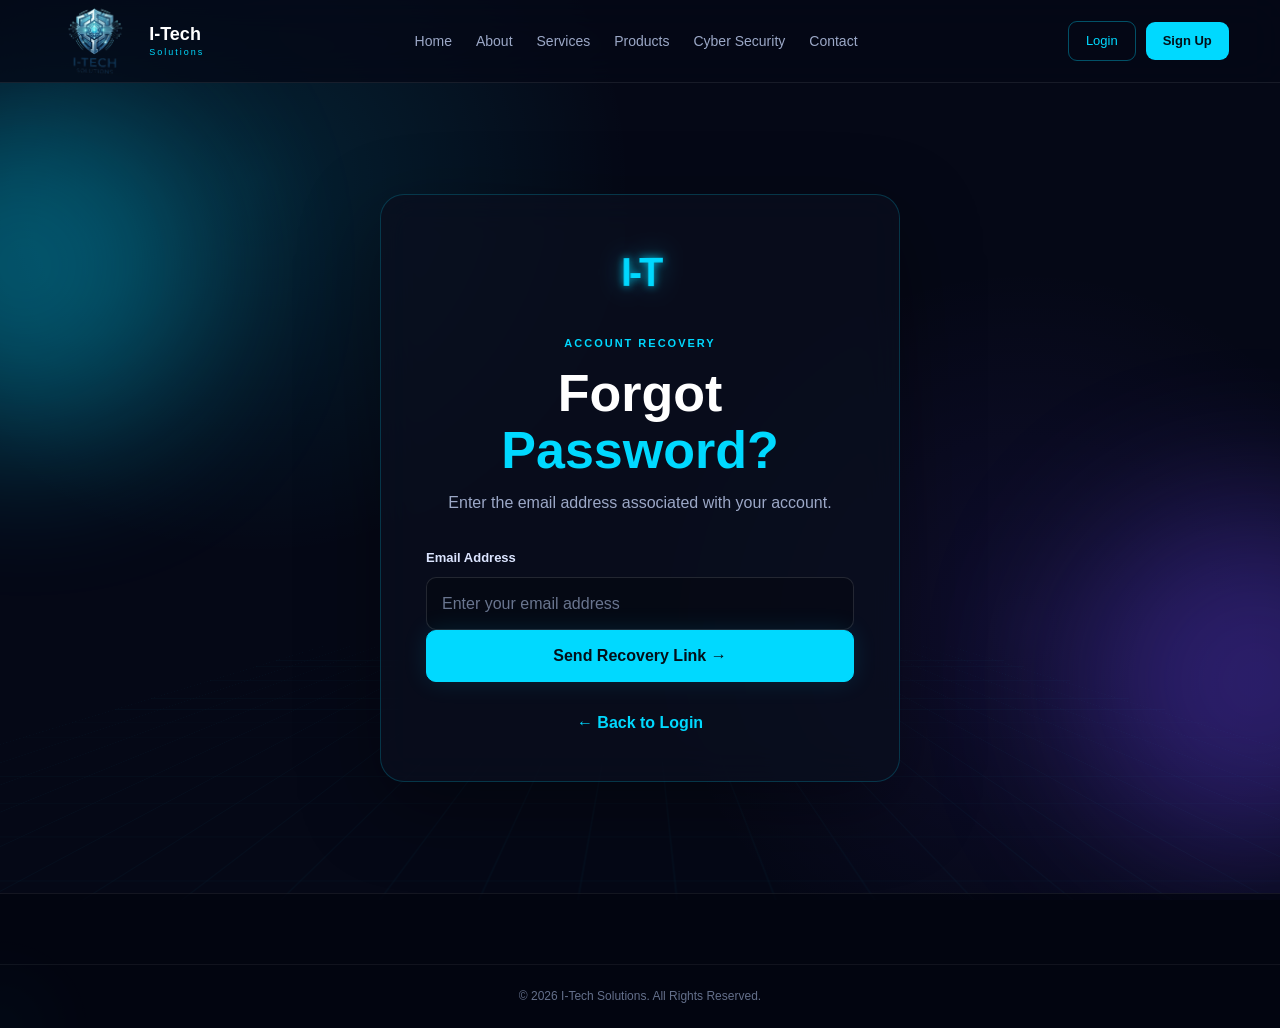
<file: pages/forgot-password.html>
<!DOCTYPE html>
<html lang="en">

<head>

    <meta charset="UTF-8">

    <meta name="viewport"
          content="width=device-width, initial-scale=1.0">

    <meta name="description"
          content="Reset your I-Tech Solutions account password">

    <title>Forgot Password | I-Tech Solutions</title>

    <link rel="stylesheet"
          href="../css/style.css">

</head>


<body>


<!-- =====================================================
     TECHNOLOGY BACKGROUND
===================================================== -->

<div class="tech-background">

    <div class="grid-lines"></div>

    <div class="glow glow-1"></div>

    <div class="glow glow-2"></div>

    <div class="particles"></div>

</div>



<!-- =====================================================
     HEADER
===================================================== -->

<header class="header">

    <div class="container nav-container">


        <!-- LOGO -->

        <a href="../index.html"
           class="logo">

            <div class="logo-3d">
             <img src="images/I-Tech_fass-removebg-preview.png" alt="I-Tech Solutions Logo" class="logo-3d">
    
            </div>

            <div class="logo-text">

                <strong>I-Tech</strong>

                <small>
                    Solutions
                </small>

            </div>

        </a>



        <!-- NAVIGATION -->

        <nav class="navbar">

            <a href="../index.html">
                Home
            </a>

            <a href="about.html">
                About
            </a>

            <a href="services.html">
                Services
            </a>

            <a href="products.html">
                Products
            </a>

            <a href="cyber-security.html">
                Cyber Security
            </a>

            <a href="contact.html">
                Contact
            </a>

        </nav>



        <!-- AUTH -->

        <div class="auth-buttons">

            <a href="login.html"
               class="login-btn">

                Login

            </a>

            <a href="signup.html"
               class="signup-btn">

                Sign Up

            </a>

        </div>



        <!-- MOBILE MENU -->

        <button class="menu-toggle"
                id="menuToggle">

            ☰

        </button>

    </div>

</header>



<!-- =====================================================
     FORGOT PASSWORD
===================================================== -->

<main>

<section style="
min-height:calc(100vh - 90px);
display:flex;
align-items:center;
justify-content:center;
padding:80px 20px;
">


    <div style="
    width:100%;
    max-width:520px;
    ">


        <!-- =================================================
             CARD
        ================================================= -->

        <div style="
        padding:45px;
        border-radius:24px;
        border:1px solid rgba(0,217,255,.20);
        background:rgba(10,15,30,.78);
        backdrop-filter:blur(18px);
        -webkit-backdrop-filter:blur(18px);
        box-shadow:0 25px 80px rgba(0,0,0,.35);
        ">


            <!-- LOGO -->

            <div style="
            text-align:center;
            margin-bottom:25px;
            ">

                <div class="logo-3d"
                     style="
                     justify-content:center;
                     font-size:40px;
                     ">

                    <span>I</span>
                    <span>-</span>
                    <span>T</span>

                </div>

            </div>



            <!-- HEADING -->

            <div class="section-heading"
                 style="
                 margin-bottom:30px;
                 text-align:center;
                 ">

                <span>
                    ACCOUNT RECOVERY
                </span>

                <h2>

                    Forgot
                    <strong>Password?</strong>

                </h2>

                <p>

                    Enter the email address associated
                    with your account.

                </p>

            </div>



            <!-- =================================================
                 FORM
            ================================================= -->

            <form id="forgotPasswordForm">


                <div class="form-group">

                    <label for="recoveryEmail">

                        Email Address

                    </label>

                    <input
                        type="email"
                        id="recoveryEmail"
                        name="email"
                        placeholder="Enter your email address"
                        autocomplete="email"
                        required>

                </div>



                <button
                    type="submit"
                    class="primary-btn"
                    style="
                    width:100%;
                    justify-content:center;
                    ">

                    Send Recovery Link →

                </button>


            </form>



            <!-- MESSAGE -->

            <div id="recoveryMessage"
                 style="
                 display:none;
                 margin-top:20px;
                 padding:15px;
                 border-radius:12px;
                 border:1px solid rgba(0,217,255,.2);
                 background:rgba(0,217,255,.05);
                 color:#9ca8c7;
                 line-height:1.6;
                 ">

            </div>



            <!-- BACK TO LOGIN -->

            <div style="
            text-align:center;
            margin-top:28px;
            ">

                <a href="login.html"
                   style="
                   color:#00d9ff;
                   font-weight:600;
                   ">

                    ← Back to Login

                </a>

            </div>


        </div>

    </div>

</section>

</main>



<!-- =====================================================
     FOOTER
===================================================== -->

<footer class="footer">

    <div class="footer-bottom">

        <p>

            ©
            <span id="currentYear"></span>

            I-Tech Solutions.
            All Rights Reserved.

        </p>

    </div>

</footer>



<!-- =====================================================
     JAVASCRIPT
===================================================== -->

<script src="../js/script.js"></script>


<script>

document.addEventListener(
    "DOMContentLoaded",
    function () {


        const form =
            document.getElementById(
                "forgotPasswordForm"
            );


        const message =
            document.getElementById(
                "recoveryMessage"
            );


        if (form) {

            form.addEventListener(
                "submit",
                function (event) {

                    event.preventDefault();


                    const email =
                        document.getElementById(
                            "recoveryEmail"
                        ).value.trim();


                    if (!email) {

                        return;

                    }


                    message.style.display =
                        "block";


                    message.textContent =
                        "If an account exists with this email, recovery instructions would be sent there.";

                    form.reset();

                }
            );

        }

    }
);

</script>


</body>

</html>
</file>
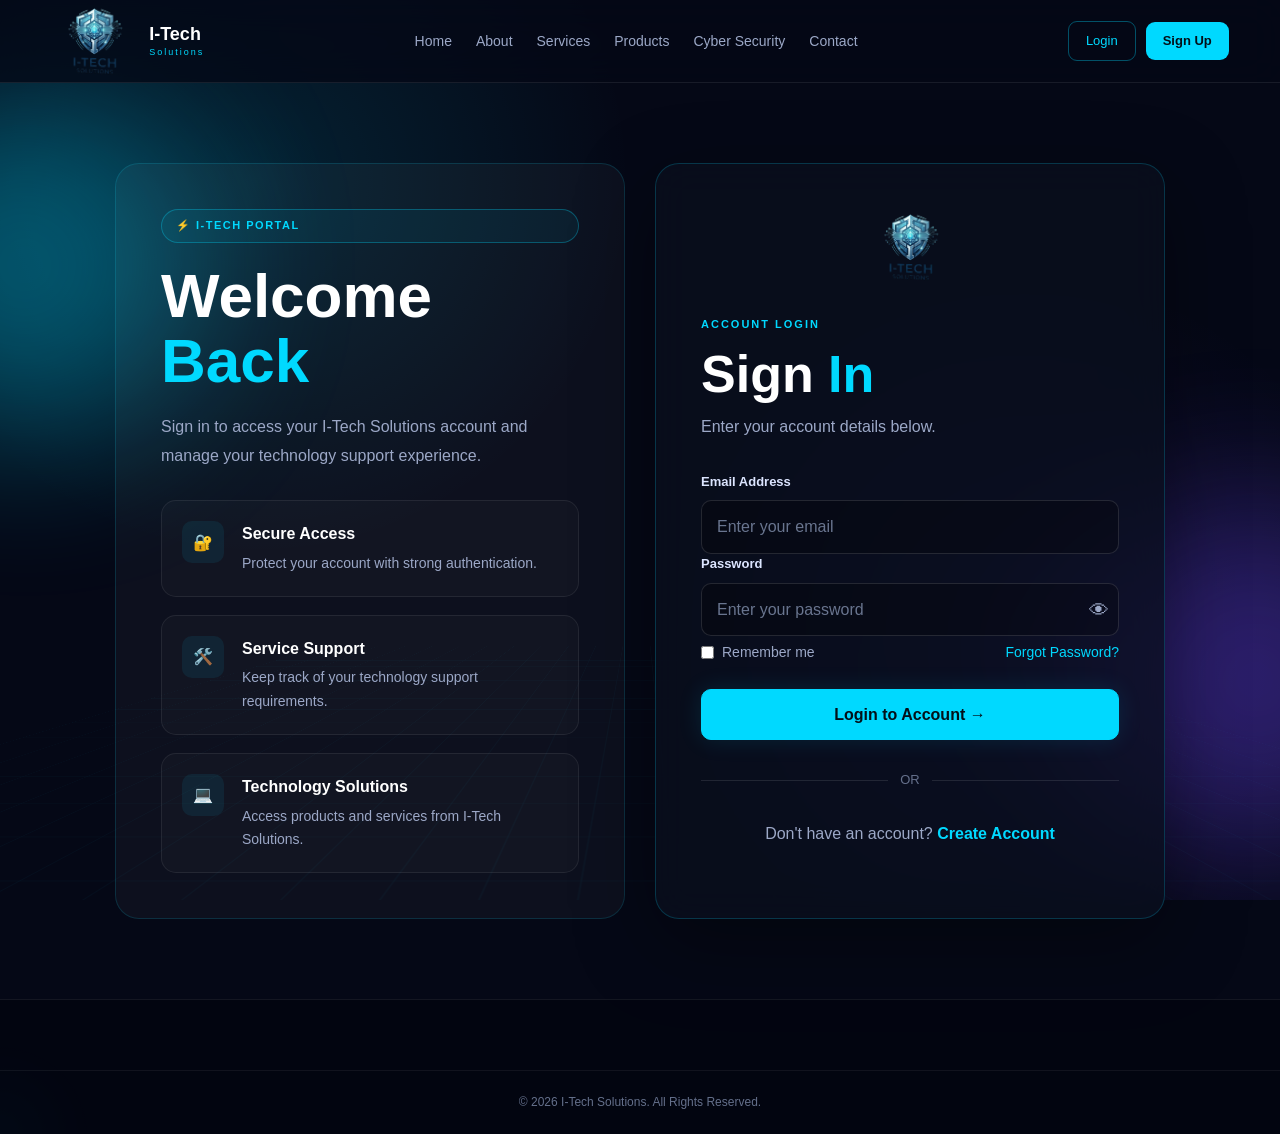
<file: pages/login.html>
<!DOCTYPE html>
<html lang="en">

<head>

    <meta charset="UTF-8">

    <meta name="viewport"
          content="width=device-width, initial-scale=1.0">

    <meta name="description"
          content="Login to I-Tech Solutions">

    <title>Login | I-Tech Solutions</title>

    <link rel="stylesheet"
          href="../css/style.css">

</head>


<body>


<!-- =====================================================
     TECHNOLOGY BACKGROUND
===================================================== -->

<div class="tech-background">

    <div class="grid-lines"></div>

    <div class="glow glow-1"></div>

    <div class="glow glow-2"></div>

    <div class="particles"></div>

</div>



<!-- =====================================================
     HEADER
===================================================== -->

<header class="header">

    <div class="container nav-container">


        <!-- LOGO -->

        <a href="../index.html"
           class="logo">

            <div class="logo-3d">
             <img src="images/I-Tech_fass-removebg-preview.png" alt="I-Tech Solutions Logo" class="logo-3d">
               
            </div>

            <div class="logo-text">

                <strong>I-Tech</strong>

                <small>
                    Solutions
                </small>

            </div>

        </a>



        <!-- NAVIGATION -->

        <nav class="navbar">

            <a href="../index.html">
                Home
            </a>

            <a href="about.html">
                About
            </a>

            <a href="services.html">
                Services
            </a>

            <a href="products.html">
                Products
            </a>

            <a href="cyber-security.html">
                Cyber Security
            </a>

            <a href="contact.html">
                Contact
            </a>

        </nav>



        <!-- AUTH -->

        <div class="auth-buttons">

            <a href="login.html"
               class="login-btn active">

                Login

            </a>

            <a href="signup.html"
               class="signup-btn">

                Sign Up

            </a>

        </div>



        <!-- MOBILE MENU -->

        <button class="menu-toggle"
                id="menuToggle">

            ☰

        </button>

    </div>

</header>



<!-- =====================================================
     LOGIN SECTION
===================================================== -->

<main>

<section style="
min-height:calc(100vh - 90px);
display:flex;
align-items:center;
justify-content:center;
padding:80px 20px;
">


    <div style="
    width:100%;
    max-width:1050px;
    display:grid;
    grid-template-columns:1fr 1fr;
    gap:30px;
    align-items:stretch;
    ">


        <!-- =================================================
             LEFT SIDE
        ================================================= -->

        <div class="auth-feature"
             style="
             padding:45px;
             border-radius:24px;
             border:1px solid rgba(0,217,255,.15);
             background:rgba(255,255,255,.035);
             display:flex;
             flex-direction:column;
             justify-content:center;
             ">


            <span class="technology-badge">

                ⚡ I-TECH PORTAL

            </span>


            <h1 style="
            font-size:clamp(38px,5vw,62px);
            line-height:1.05;
            margin:20px 0;
            ">

                Welcome
                <strong style="color:#00d9ff;">
                    Back
                </strong>

            </h1>


            <p style="
            color:#9ca8c7;
            line-height:1.8;
            ">

                Sign in to access your I-Tech
                Solutions account and manage your
                technology support experience.

            </p>



            <!-- FEATURES -->

            <div style="
            margin-top:30px;
            display:grid;
            gap:18px;
            ">


                <div class="feature">

                    <span>🔐</span>

                    <div>

                        <strong>
                            Secure Access
                        </strong>

                        <p>
                            Protect your account with
                            strong authentication.
                        </p>

                    </div>

                </div>



                <div class="feature">

                    <span>🛠️</span>

                    <div>

                        <strong>
                            Service Support
                        </strong>

                        <p>
                            Keep track of your technology
                            support requirements.
                        </p>

                    </div>

                </div>



                <div class="feature">

                    <span>💻</span>

                    <div>

                        <strong>
                            Technology Solutions
                        </strong>

                        <p>
                            Access products and services
                            from I-Tech Solutions.
                        </p>

                    </div>

                </div>


            </div>

        </div>



        <!-- =================================================
             LOGIN CARD
        ================================================= -->

        <div class="auth-card"
             style="
             padding:45px;
             border-radius:24px;
             border:1px solid rgba(0,217,255,.20);
             background:rgba(10,15,30,.75);
             backdrop-filter:blur(18px);
             -webkit-backdrop-filter:blur(18px);
             box-shadow:0 25px 80px rgba(0,0,0,.35);
             ">


            <!-- MINI LOGO -->

            <div style="
            text-align:center;
            margin-bottom:25px;
            ">

                <div class="logo-3d"
                     style="
                     justify-content:center;
                     font-size:35px;
                     ">
                 <img src="images/I-Tech_fass-removebg-preview.png" alt="I-Tech Solutions Logo" class="logo-3d">
                

                </div>

            </div>



            <div class="section-heading"
                 style="margin-bottom:30px;">

                <span>
                    ACCOUNT LOGIN
                </span>

                <h2>

                    Sign
                    <strong>In</strong>

                </h2>

                <p>

                    Enter your account details below.

                </p>

            </div>



            <!-- =================================================
                 LOGIN FORM
            ================================================= -->

            <form id="loginForm">


                <!-- EMAIL -->

                <div class="form-group">

                    <label for="loginEmail">

                        Email Address

                    </label>

                    <input
                        type="email"
                        id="loginEmail"
                        name="email"
                        placeholder="Enter your email"
                        autocomplete="email"
                        required>

                </div>



                <!-- PASSWORD -->

                <div class="form-group">

                    <label for="loginPassword">

                        Password

                    </label>


                    <div style="
                    position:relative;
                    ">

                        <input
                            type="password"
                            id="loginPassword"
                            name="password"
                            placeholder="Enter your password"
                            autocomplete="current-password"
                            required
                            style="
                            padding-right:55px;
                            width:100%;
                            ">


                        <button
                            type="button"
                            id="toggleLoginPassword"
                            aria-label="Show password"
                            style="
                            position:absolute;
                            right:10px;
                            top:50%;
                            transform:translateY(-50%);
                            background:none;
                            border:0;
                            color:#9ca8c7;
                            font-size:20px;
                            cursor:pointer;
                            ">

                            👁

                        </button>

                    </div>

                </div>



                <!-- REMEMBER + FORGOT -->

                <div style="
                display:flex;
                justify-content:space-between;
                align-items:center;
                gap:15px;
                margin:5px 0 25px;
                ">


                    <label style="
                    display:flex;
                    align-items:center;
                    gap:8px;
                    font-size:14px;
                    color:#9ca8c7;
                    cursor:pointer;
                    ">

                        <input
                            type="checkbox"
                            id="rememberMe"
                            name="remember">

                        Remember me

                    </label>


                    <a href="forgot-password.html"
                       style="
                       color:#00d9ff;
                       font-size:14px;
                       ">

                        Forgot Password?

                    </a>

                </div>



                <!-- LOGIN BUTTON -->

                <button
                    type="submit"
                    class="primary-btn"
                    style="
                    width:100%;
                    justify-content:center;
                    ">

                    Login to Account →

                </button>


            </form>



            <!-- DIVIDER -->

            <div style="
            display:flex;
            align-items:center;
            gap:12px;
            margin:30px 0;
            color:#65708c;
            font-size:13px;
            ">

                <span style="
                flex:1;
                height:1px;
                background:rgba(255,255,255,.1);
                "></span>

                OR

                <span style="
                flex:1;
                height:1px;
                background:rgba(255,255,255,.1);
                "></span>

            </div>



            <!-- SIGN UP -->

            <p style="
            text-align:center;
            color:#9ca8c7;
            ">

                Don't have an account?

                <a href="signup.html"
                   style="
                   color:#00d9ff;
                   font-weight:600;
                   ">

                    Create Account

                </a>

            </p>


        </div>

    </div>

</section>

</main>



<!-- =====================================================
     FOOTER
===================================================== -->

<footer class="footer">

    <div class="footer-bottom">

        <p>

            ©
            <span id="currentYear"></span>

            I-Tech Solutions.
            All Rights Reserved.

        </p>

    </div>

</footer>



<!-- =====================================================
     LOGIN JAVASCRIPT
===================================================== -->

<script src="../js/script.js"></script>


<script>

document.addEventListener(
    "DOMContentLoaded",
    function () {


        /* ===============================================
           SHOW / HIDE PASSWORD
        =============================================== */

        const password =
            document.getElementById(
                "loginPassword"
            );

        const toggle =
            document.getElementById(
                "toggleLoginPassword"
            );


        if (password && toggle) {

            toggle.addEventListener(
                "click",
                function () {

                    if (
                        password.type ===
                        "password"
                    ) {

                        password.type =
                            "text";

                        toggle.textContent =
                            "🙈";

                        toggle.setAttribute(
                            "aria-label",
                            "Hide password"
                        );

                    } else {

                        password.type =
                            "password";

                        toggle.textContent =
                            "👁";

                        toggle.setAttribute(
                            "aria-label",
                            "Show password"
                        );

                    }

                }
            );

        }



        /* ===============================================
           LOGIN FORM
        =============================================== */

        const loginForm =
            document.getElementById(
                "loginForm"
            );


        if (loginForm) {

            loginForm.addEventListener(
                "submit",
                function (event) {

                    event.preventDefault();


                    const email =
                        document.getElementById(
                            "loginEmail"
                        ).value.trim();


                    const pass =
                        document.getElementById(
                            "loginPassword"
                        ).value;


                    if (!email || !pass) {

                        alert(
                            "Please enter your email and password."
                        );

                        return;

                    }


                    /*
                     * DEMO LOGIN ONLY
                     *
                     * This does NOT create a real
                     * authenticated account.
                     *
                     * A real login system requires
                     * a backend/database.
                     */

                    alert(
                        "Demo login submitted successfully!"
                    );

                }
            );

        }

    }
);

</script>


</body>

</html>
</file>
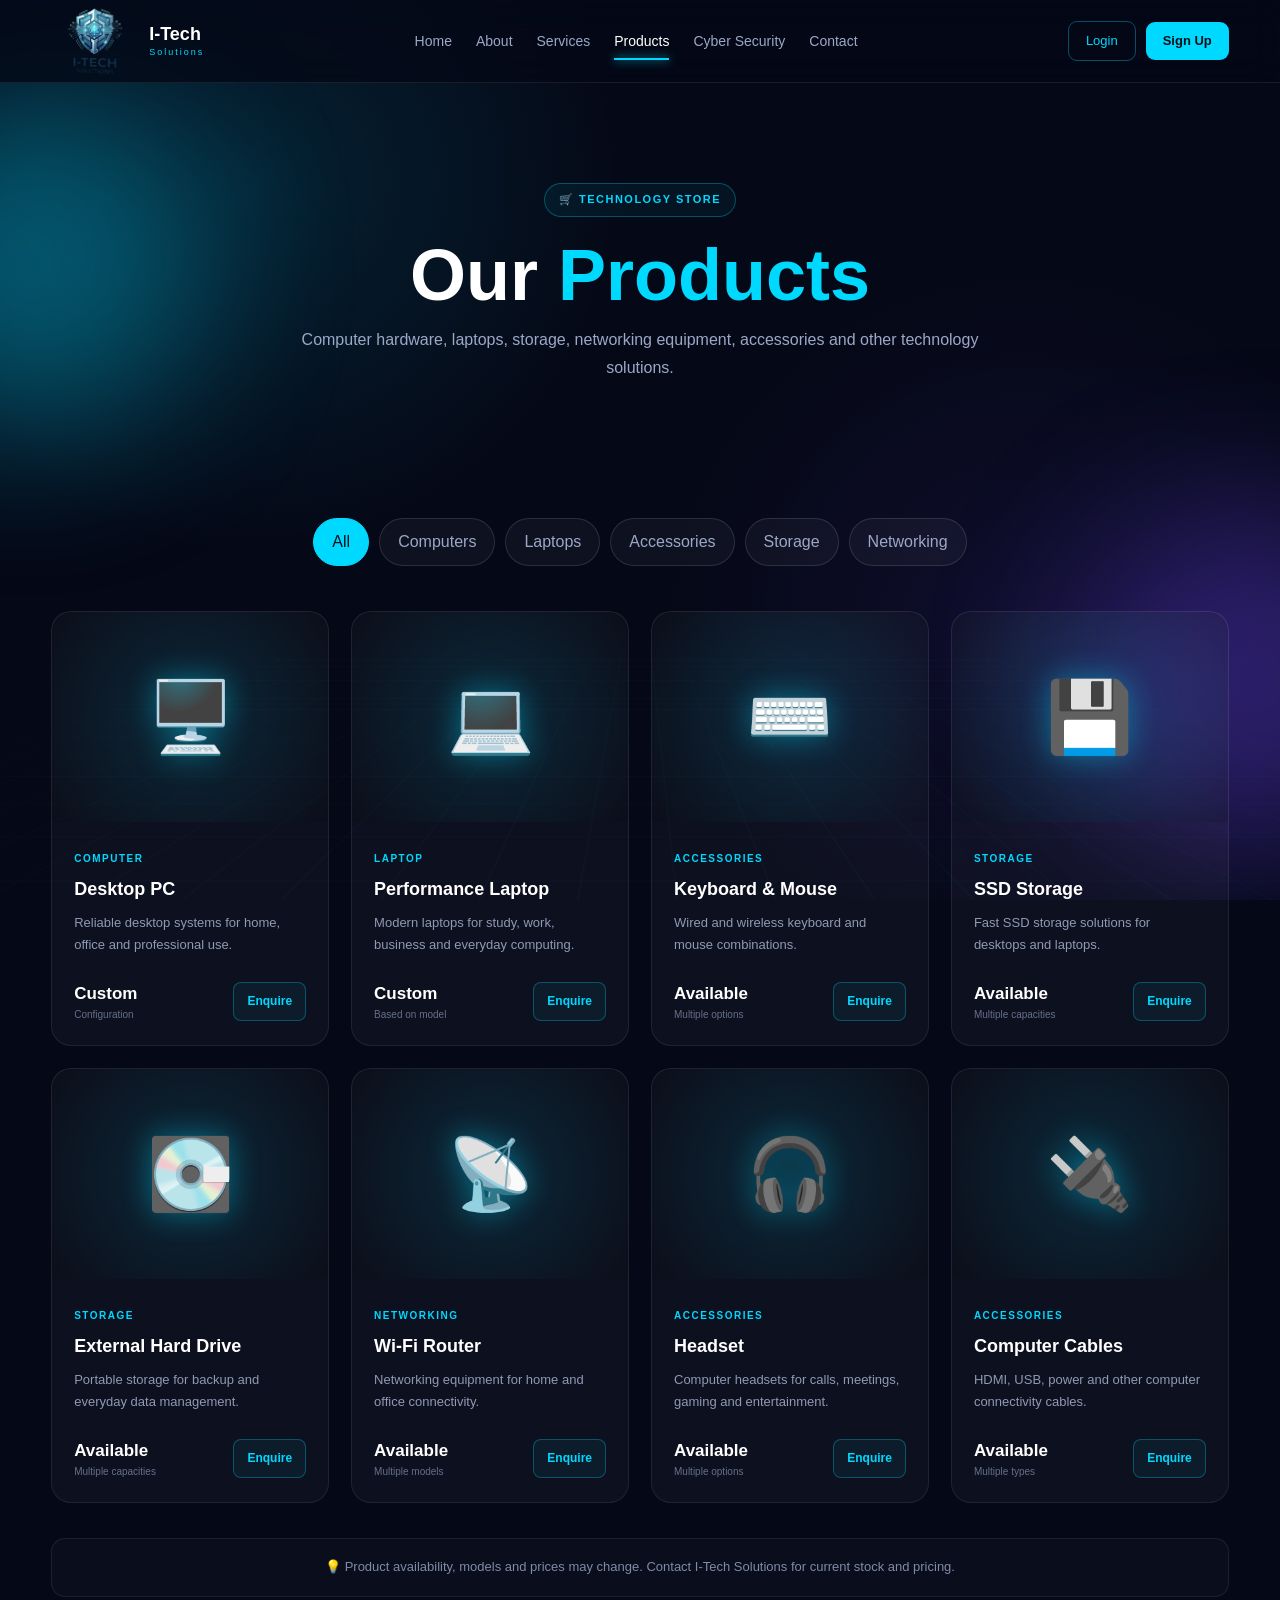
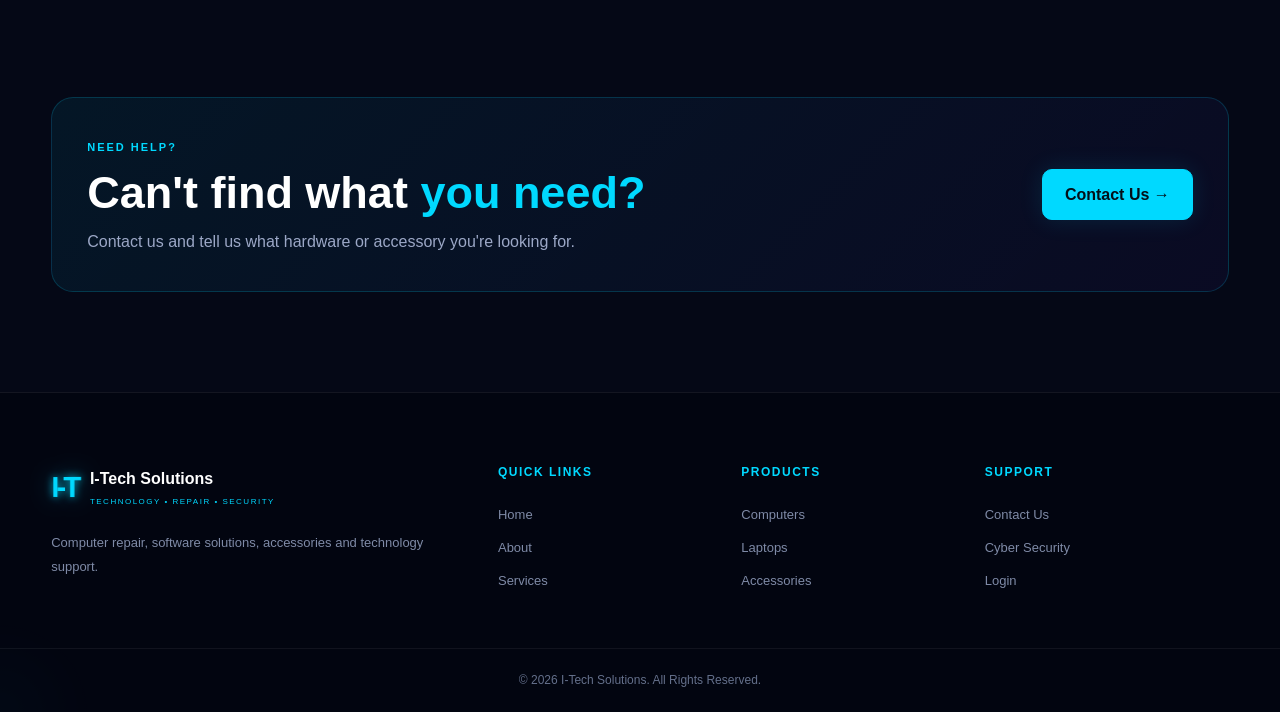
<file: pages/products.html>
<!DOCTYPE html>
<html lang="en">

<head>

    <meta charset="UTF-8">

    <meta name="viewport"
          content="width=device-width, initial-scale=1.0">

    <meta name="description"
          content="Computer, laptop and technology accessories available at I-Tech Solutions">

    <title>Products | I-Tech Solutions</title>

    <link rel="stylesheet"
          href="../css/style.css">

    <style>

        /* ==========================================
           PRODUCT PAGE
        ========================================== */

        .products-section {
            padding: 80px 0 100px;
        }

        .product-filter {
            display: flex;
            justify-content: center;
            flex-wrap: wrap;
            gap: 10px;
            margin-bottom: 45px;
        }

        .filter-btn {
            padding: 10px 18px;
            border: 1px solid rgba(255,255,255,.12);
            border-radius: 30px;
            background: rgba(255,255,255,.04);
            color: #9ca8c7;
            cursor: pointer;
            transition: .3s ease;
        }

        .filter-btn:hover,
        .filter-btn.active {
            background: #00d9ff;
            border-color: #00d9ff;
            color: #031019;
        }

        .products-grid {
            display: grid;
            grid-template-columns: repeat(4, 1fr);
            gap: 22px;
        }

        .product-card {
            overflow: hidden;
            border: 1px solid rgba(255,255,255,.08);
            border-radius: 20px;
            background: rgba(255,255,255,.035);
            transition: .35s ease;
        }

        .product-card:hover {
            transform: translateY(-8px);
            border-color: rgba(0,217,255,.35);
            box-shadow: 0 20px 50px rgba(0,0,0,.3);
        }

        .product-image {
            height: 210px;
            display: flex;
            align-items: center;
            justify-content: center;
            background:
                radial-gradient(
                    circle,
                    rgba(0,217,255,.12),
                    rgba(0,0,0,.15)
                );
            overflow: hidden;
        }

        .product-image img {
            width: 100%;
            height: 100%;
            object-fit: cover;
            transition: .5s ease;
        }

        .product-card:hover .product-image img {
            transform: scale(1.06);
        }

        .product-placeholder {
            font-size: 70px;
            filter: drop-shadow(
                0 0 15px
                rgba(0,217,255,.4)
            );
        }

        .product-info {
            padding: 22px;
        }

        .product-category {
            display: inline-block;
            margin-bottom: 8px;
            color: #00d9ff;
            font-size: 10px;
            font-weight: 800;
            letter-spacing: 1.5px;
            text-transform: uppercase;
        }

        .product-info h3 {
            margin-bottom: 8px;
            font-size: 18px;
        }

        .product-info p {
            min-height: 50px;
            color: #8f9ab5;
            font-size: 13px;
            line-height: 1.7;
        }

        .product-bottom {
            display: flex;
            align-items: center;
            justify-content: space-between;
            gap: 10px;
            margin-top: 18px;
        }

        .product-price {
            color: #ffffff;
            font-size: 17px;
            font-weight: 800;
        }

        .product-price small {
            display: block;
            color: #65708c;
            font-size: 10px;
            font-weight: 400;
        }

        .enquire-btn {
            padding: 9px 13px;
            border: 1px solid rgba(0,217,255,.3);
            border-radius: 8px;
            background: rgba(0,217,255,.06);
            color: #00d9ff;
            font-size: 12px;
            font-weight: 700;
            cursor: pointer;
            transition: .3s ease;
        }

        .enquire-btn:hover {
            background: #00d9ff;
            color: #031019;
        }

        .product-note {
            margin-top: 35px;
            padding: 18px 22px;
            border: 1px solid rgba(255,255,255,.08);
            border-radius: 14px;
            background: rgba(255,255,255,.025);
            color: #7f8ba7;
            font-size: 13px;
            text-align: center;
        }


        /* ==========================================
           RESPONSIVE
        ========================================== */

        @media (max-width: 1050px) {

            .products-grid {
                grid-template-columns: repeat(3, 1fr);
            }

        }


        @media (max-width: 760px) {

            .products-grid {
                grid-template-columns: repeat(2, 1fr);
            }

            .product-image {
                height: 170px;
            }

        }


        @media (max-width: 500px) {

            .products-grid {
                grid-template-columns: 1fr;
            }

            .product-image {
                height: 210px;
            }

        }

    </style>

</head>


<body>


<!-- =====================================================
     BACKGROUND
===================================================== -->

<div class="tech-background">

    <div class="grid-lines"></div>

    <div class="glow glow-1"></div>

    <div class="glow glow-2"></div>

</div>



<!-- =====================================================
     HEADER
===================================================== -->

<header class="header">

    <div class="container nav-container">


        <a href="../index.html"
           class="logo">

            <div class="logo-3d">
             <img src="images/I-Tech_fass-removebg-preview.png" alt="I-Tech Solutions Logo" class="logo-3d">
                

            </div>

            <div class="logo-text">

                <strong>I-Tech</strong>

                <small>
                    Solutions
                </small>

            </div>

        </a>



        <nav class="navbar">

            <a href="../index.html">
                Home
            </a>

            <a href="about.html">
                About
            </a>

            <a href="services.html">
                Services
            </a>

            <a href="products.html">
                Products
            </a>

            <a href="cyber-security.html">
                Cyber Security
            </a>

            <a href="contact.html">
                Contact
            </a>

        </nav>



        <div class="auth-buttons">

            <a href="login.html"
               class="login-btn">

                Login

            </a>

            <a href="signup.html"
               class="signup-btn">

                Sign Up

            </a>

        </div>



        <button class="menu-toggle"
                id="menuToggle">

            ☰

        </button>

    </div>

</header>



<!-- =====================================================
     MAIN
===================================================== -->

<main>


<section class="page-hero"
         style="
         padding:100px 0 55px;
         text-align:center;
         ">

    <div class="container">

        <span class="technology-badge">

            🛒 TECHNOLOGY STORE

        </span>


        <h1 style="
        margin:22px 0 15px;
        font-size:clamp(42px,7vw,72px);
        line-height:1;
        ">

            Our
            <strong style="color:#00d9ff;">
                Products
            </strong>

        </h1>


        <p style="
        max-width:700px;
        margin:auto;
        color:#9ca8c7;
        line-height:1.8;
        ">

            Computer hardware, laptops, storage,
            networking equipment, accessories and
            other technology solutions.

        </p>

    </div>

</section>



<!-- =====================================================
     PRODUCTS
===================================================== -->

<section class="products-section">

    <div class="container">


        <!-- FILTER -->

        <div class="product-filter">

            <button
                class="filter-btn active"
                data-filter="all">

                All

            </button>

            <button
                class="filter-btn"
                data-filter="computer">

                Computers

            </button>

            <button
                class="filter-btn"
                data-filter="laptop">

                Laptops

            </button>

            <button
                class="filter-btn"
                data-filter="accessory">

                Accessories

            </button>

            <button
                class="filter-btn"
                data-filter="storage">

                Storage

            </button>

            <button
                class="filter-btn"
                data-filter="network">

                Networking

            </button>

        </div>



        <!-- PRODUCT GRID -->

        <div class="products-grid"
             id="productsGrid">


            <!-- PRODUCT 1 -->

            <article class="product-card"
                     data-category="computer">

                <div class="product-image">

                    <div class="product-placeholder">
                        🖥️
                    </div>

                </div>

                <div class="product-info">

                    <span class="product-category">
                        Computer
                    </span>

                    <h3>
                        Desktop PC
                    </h3>

                    <p>
                        Reliable desktop systems for
                        home, office and professional use.
                    </p>

                    <div class="product-bottom">

                        <div class="product-price">

                            Custom

                            <small>
                                Configuration
                            </small>

                        </div>

                        <button
                            class="enquire-btn"
                            data-product="Desktop PC">

                            Enquire

                        </button>

                    </div>

                </div>

            </article>



            <!-- PRODUCT 2 -->

            <article class="product-card"
                     data-category="laptop">

                <div class="product-image">

                    <div class="product-placeholder">
                        💻
                    </div>

                </div>

                <div class="product-info">

                    <span class="product-category">
                        Laptop
                    </span>

                    <h3>
                        Performance Laptop
                    </h3>

                    <p>
                        Modern laptops for study, work,
                        business and everyday computing.
                    </p>

                    <div class="product-bottom">

                        <div class="product-price">

                            Custom

                            <small>
                                Based on model
                            </small>

                        </div>

                        <button
                            class="enquire-btn"
                            data-product="Performance Laptop">

                            Enquire

                        </button>

                    </div>

                </div>

            </article>



            <!-- PRODUCT 3 -->

            <article class="product-card"
                     data-category="accessory">

                <div class="product-image">

                    <div class="product-placeholder">
                        ⌨️
                    </div>

                </div>

                <div class="product-info">

                    <span class="product-category">
                        Accessories
                    </span>

                    <h3>
                        Keyboard & Mouse
                    </h3>

                    <p>
                        Wired and wireless keyboard and
                        mouse combinations.
                    </p>

                    <div class="product-bottom">

                        <div class="product-price">

                            Available

                            <small>
                                Multiple options
                            </small>

                        </div>

                        <button
                            class="enquire-btn"
                            data-product="Keyboard and Mouse">

                            Enquire

                        </button>

                    </div>

                </div>

            </article>



            <!-- PRODUCT 4 -->

            <article class="product-card"
                     data-category="storage">

                <div class="product-image">

                    <div class="product-placeholder">
                        💾
                    </div>

                </div>

                <div class="product-info">

                    <span class="product-category">
                        Storage
                    </span>

                    <h3>
                        SSD Storage
                    </h3>

                    <p>
                        Fast SSD storage solutions for
                        desktops and laptops.
                    </p>

                    <div class="product-bottom">

                        <div class="product-price">

                            Available

                            <small>
                                Multiple capacities
                            </small>

                        </div>

                        <button
                            class="enquire-btn"
                            data-product="SSD Storage">

                            Enquire

                        </button>

                    </div>

                </div>

            </article>



            <!-- PRODUCT 5 -->

            <article class="product-card"
                     data-category="storage">

                <div class="product-image">

                    <div class="product-placeholder">
                        💽
                    </div>

                </div>

                <div class="product-info">

                    <span class="product-category">
                        Storage
                    </span>

                    <h3>
                        External Hard Drive
                    </h3>

                    <p>
                        Portable storage for backup and
                        everyday data management.
                    </p>

                    <div class="product-bottom">

                        <div class="product-price">

                            Available

                            <small>
                                Multiple capacities
                            </small>

                        </div>

                        <button
                            class="enquire-btn"
                            data-product="External Hard Drive">

                            Enquire

                        </button>

                    </div>

                </div>

            </article>



            <!-- PRODUCT 6 -->

            <article class="product-card"
                     data-category="network">

                <div class="product-image">

                    <div class="product-placeholder">
                        📡
                    </div>

                </div>

                <div class="product-info">

                    <span class="product-category">
                        Networking
                    </span>

                    <h3>
                        Wi-Fi Router
                    </h3>

                    <p>
                        Networking equipment for home
                        and office connectivity.
                    </p>

                    <div class="product-bottom">

                        <div class="product-price">

                            Available

                            <small>
                                Multiple models
                            </small>

                        </div>

                        <button
                            class="enquire-btn"
                            data-product="Wi-Fi Router">

                            Enquire

                        </button>

                    </div>

                </div>

            </article>



            <!-- PRODUCT 7 -->

            <article class="product-card"
                     data-category="accessory">

                <div class="product-image">

                    <div class="product-placeholder">
                        🎧
                    </div>

                </div>

                <div class="product-info">

                    <span class="product-category">
                        Accessories
                    </span>

                    <h3>
                        Headset
                    </h3>

                    <p>
                        Computer headsets for calls,
                        meetings, gaming and entertainment.
                    </p>

                    <div class="product-bottom">

                        <div class="product-price">

                            Available

                            <small>
                                Multiple options
                            </small>

                        </div>

                        <button
                            class="enquire-btn"
                            data-product="Computer Headset">

                            Enquire

                        </button>

                    </div>

                </div>

            </article>



            <!-- PRODUCT 8 -->

            <article class="product-card"
                     data-category="accessory">

                <div class="product-image">

                    <div class="product-placeholder">
                        🔌
                    </div>

                </div>

                <div class="product-info">

                    <span class="product-category">
                        Accessories
                    </span>

                    <h3>
                        Computer Cables
                    </h3>

                    <p>
                        HDMI, USB, power and other
                        computer connectivity cables.
                    </p>

                    <div class="product-bottom">

                        <div class="product-price">

                            Available

                            <small>
                                Multiple types
                            </small>

                        </div>

                        <button
                            class="enquire-btn"
                            data-product="Computer Cables">

                            Enquire

                        </button>

                    </div>

                </div>

            </article>


        </div>



        <div class="product-note">

            💡 Product availability, models and prices
            may change. Contact I-Tech Solutions for
            current stock and pricing.

        </div>

    </div>

</section>



<!-- =====================================================
     CTA
===================================================== -->

<section style="padding:0 0 100px;">

    <div class="container">

        <div class="cta">

            <div class="cta-content">

                <div>

                    <span>
                        NEED HELP?
                    </span>

                    <h2>
                        Can't find what
                        <strong>you need?</strong>
                    </h2>

                    <p>
                        Contact us and tell us what
                        hardware or accessory you're
                        looking for.
                    </p>

                </div>

                <a href="contact.html"
                   class="primary-btn">

                    Contact Us →

                </a>

            </div>

        </div>

    </div>

</section>


</main>



<!-- =====================================================
     FOOTER
===================================================== -->

<footer class="footer">

    <div class="container">

        <div class="footer-grid">


            <div class="footer-column">

                <div class="footer-logo">

                    <div class="logo-3d">

                        <span>I</span>
                        <span>-</span>
                        <span>T</span>

                    </div>

                    <div>

                        <strong>
                            I-Tech Solutions
                        </strong>

                        <small>
                            TECHNOLOGY • REPAIR • SECURITY
                        </small>

                    </div>

                </div>

                <p>
                    Computer repair, software solutions,
                    accessories and technology support.
                </p>

            </div>


            <div class="footer-column">

                <h3>
                    QUICK LINKS
                </h3>

                <a href="../index.html">
                    Home
                </a>

                <a href="about.html">
                    About
                </a>

                <a href="services.html">
                    Services
                </a>

            </div>


            <div class="footer-column">

                <h3>
                    PRODUCTS
                </h3>

                <a href="products.html">
                    Computers
                </a>

                <a href="products.html">
                    Laptops
                </a>

                <a href="products.html">
                    Accessories
                </a>

            </div>


            <div class="footer-column">

                <h3>
                    SUPPORT
                </h3>

                <a href="contact.html">
                    Contact Us
                </a>

                <a href="cyber-security.html">
                    Cyber Security
                </a>

                <a href="login.html">
                    Login
                </a>

            </div>

        </div>

    </div>


    <div class="footer-bottom">

        <p>

            ©
            <span id="currentYear"></span>

            I-Tech Solutions.
            All Rights Reserved.

        </p>

    </div>

</footer>



<!-- =====================================================
     JAVASCRIPT
===================================================== -->

<script src="../js/script.js"></script>


<script>

document.addEventListener(
    "DOMContentLoaded",
    function () {


        /* ==========================================
           PRODUCT FILTER
        ========================================== */

        const filterButtons =
            document.querySelectorAll(
                ".filter-btn"
            );


        const products =
            document.querySelectorAll(
                ".product-card"
            );


        filterButtons.forEach(
            function (button) {

                button.addEventListener(
                    "click",
                    function () {


                        filterButtons.forEach(
                            function (btn) {

                                btn.classList.remove(
                                    "active"
                                );

                            }
                        );


                        button.classList.add(
                            "active"
                        );


                        const filter =
                            button.dataset.filter;


                        products.forEach(
                            function (product) {

                                const category =
                                    product.dataset.category;


                                if (
                                    filter === "all" ||
                                    category === filter
                                ) {

                                    product.style.display =
                                        "block";

                                } else {

                                    product.style.display =
                                        "none";

                                }

                            }
                        );

                    }
                );

            }
        );



        /* ==========================================
           PRODUCT ENQUIRY
        ========================================== */

        const enquiryButtons =
            document.querySelectorAll(
                ".enquire-btn"
            );


        enquiryButtons.forEach(
            function (button) {

                button.addEventListener(
                    "click",
                    function () {

                        const product =
                            button.dataset.product;


                        const contactUrl =
                            "contact.html?product=" +
                            encodeURIComponent(
                                product
                            );


                        window.location.href =
                            contactUrl;

                    }
                );

            }
        );

    }
);

</script>


</body>

</html>
</file>
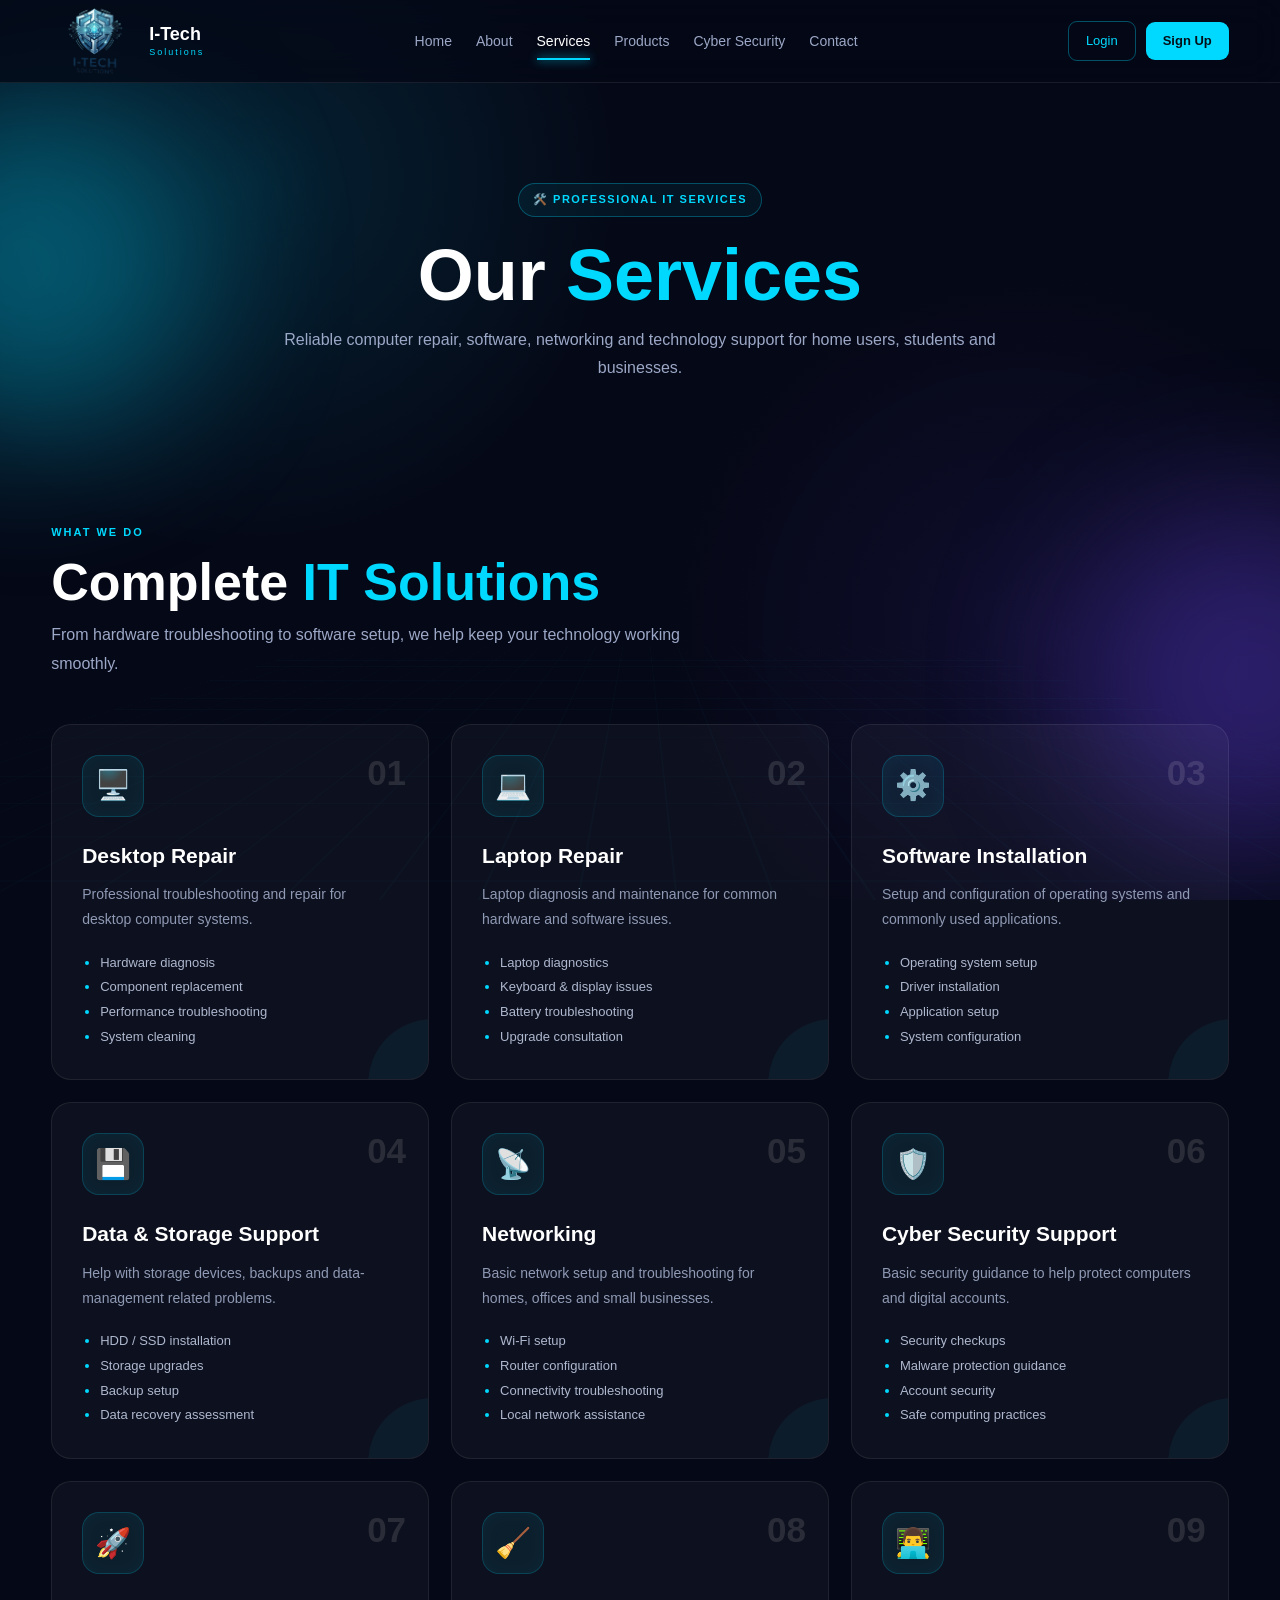
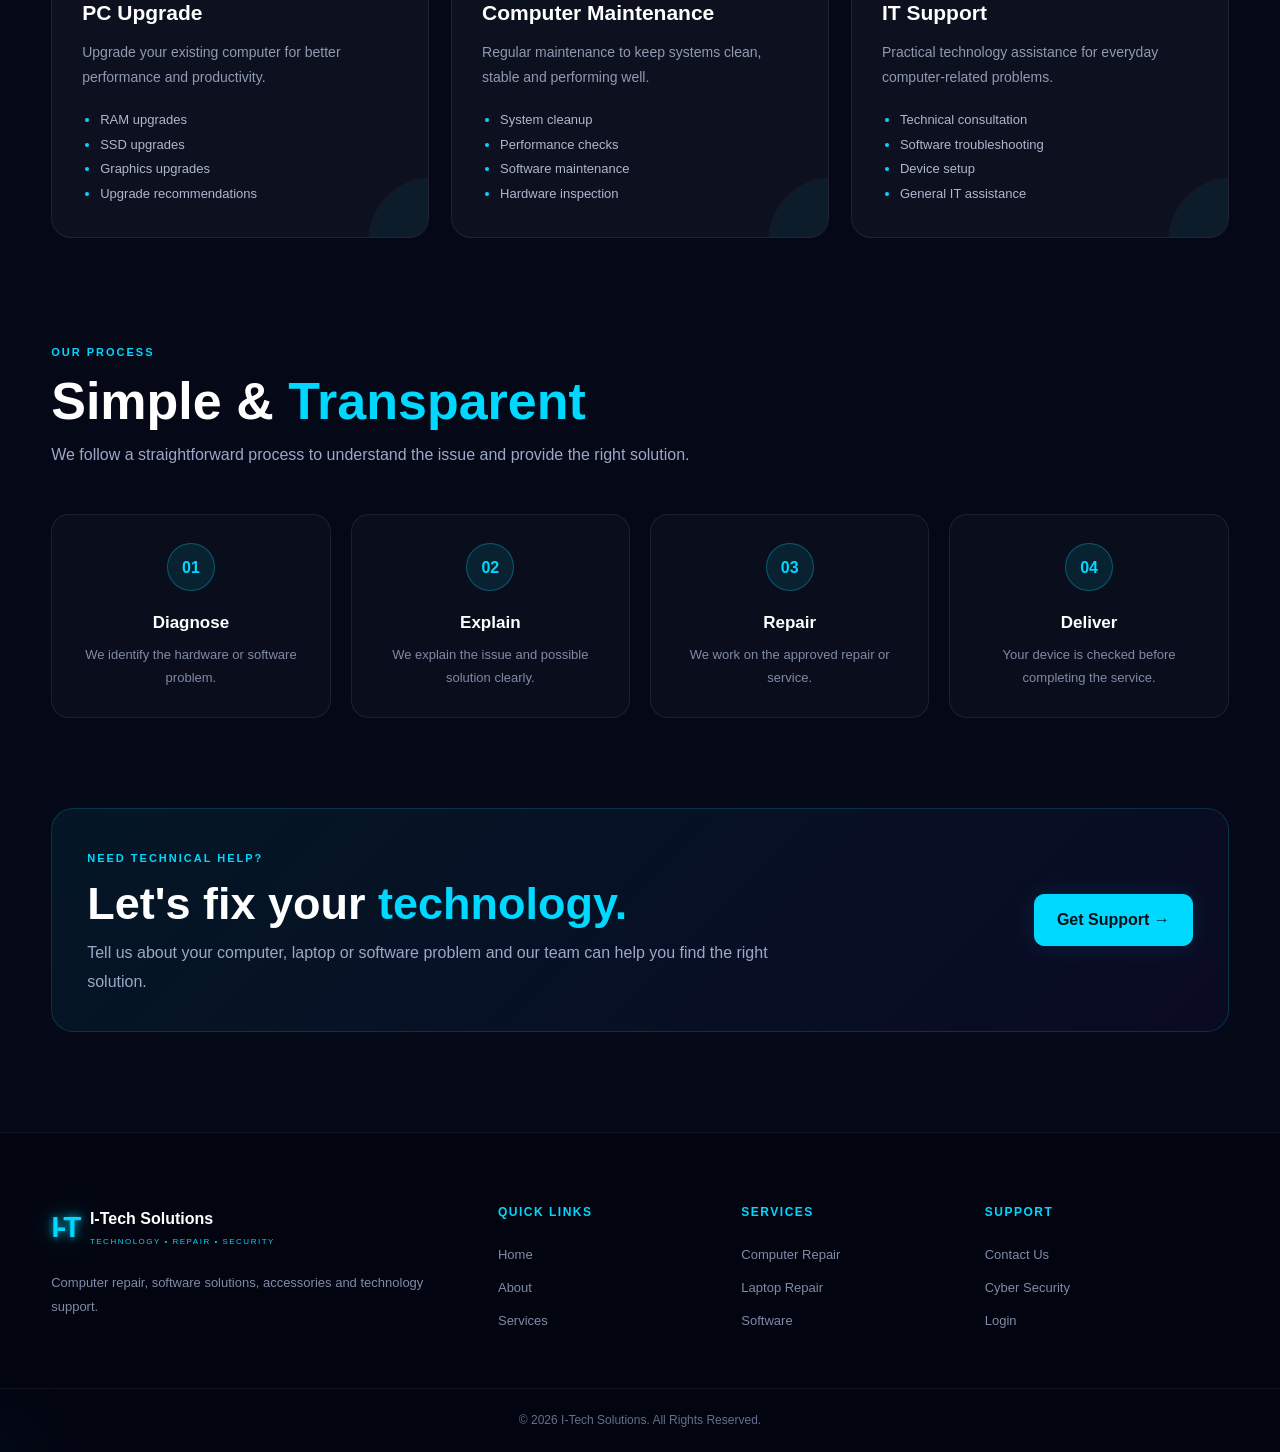
<file: pages/services.html>
<!DOCTYPE html>
<html lang="en">

<head>

    <meta charset="UTF-8">

    <meta name="viewport"
          content="width=device-width, initial-scale=1.0">

    <meta name="description"
          content="I-Tech Solutions computer repair, laptop repair, software, networking and IT support services">

    <title>Services | I-Tech Solutions</title>

    <link rel="stylesheet"
          href="../css/style.css">

    <style>

        /* =================================================
           SERVICES PAGE
        ================================================= */

        .services-page {
            padding: 80px 0 100px;
        }


        .service-page-grid {
            display: grid;

            grid-template-columns:
                repeat(3, 1fr);

            gap: 22px;
        }


        .service-box {
            position: relative;

            padding: 30px;

            min-height: 300px;

            border:
                1px solid
                rgba(255,255,255,.08);

            border-radius: 20px;

            background:
                rgba(255,255,255,.035);

            overflow: hidden;

            transition:
                .35s ease;
        }


        .service-box:hover {

            transform:
                translateY(-8px);

            border-color:
                rgba(0,217,255,.35);

            box-shadow:
                0 20px 55px
                rgba(0,0,0,.3);
        }


        .service-box::after {

            content: "";

            position: absolute;

            width: 130px;

            height: 130px;

            right: -70px;

            bottom: -70px;

            border-radius: 50%;

            background:
                rgba(0,217,255,.06);

            transition:
                .4s ease;
        }


        .service-box:hover::after {

            transform:
                scale(2);
        }


        .service-number {

            position: absolute;

            top: 20px;

            right: 22px;

            color:
                rgba(255,255,255,.12);

            font-size: 35px;

            font-weight: 900;
        }


        .service-icon-large {

            width: 62px;

            height: 62px;

            display: grid;

            place-items: center;

            margin-bottom: 22px;

            border-radius: 17px;

            border:
                1px solid
                rgba(0,217,255,.2);

            background:
                rgba(0,217,255,.07);

            font-size: 29px;

            box-shadow:
                inset 0 0 20px
                rgba(0,217,255,.04);
        }


        .service-box h3 {

            margin-bottom: 10px;

            font-size: 21px;
        }


        .service-box p {

            color: #8f9ab5;

            font-size: 14px;

            line-height: 1.8;

            margin-bottom: 18px;
        }


        .service-box ul {

            padding-left: 18px;

            color: #aeb8cf;

            font-size: 13px;

            line-height: 1.9;
        }


        .service-box li::marker {

            color: #00d9ff;
        }


        /* =================================================
           PROCESS
        ================================================= */

        .process-section {

            padding-top: 100px;
        }


        .process-grid {

            display: grid;

            grid-template-columns:
                repeat(4, 1fr);

            gap: 20px;
        }


        .process-step {

            position: relative;

            padding: 28px 22px;

            text-align: center;

            border:
                1px solid
                rgba(255,255,255,.08);

            border-radius: 18px;

            background:
                rgba(255,255,255,.025);
        }


        .process-step-number {

            width: 48px;

            height: 48px;

            display: grid;

            place-items: center;

            margin:
                0 auto 18px;

            border-radius: 50%;

            background:
                rgba(0,217,255,.1);

            border:
                1px solid
                rgba(0,217,255,.3);

            color: #00d9ff;

            font-weight: 900;
        }


        .process-step h3 {

            margin-bottom: 8px;

            font-size: 17px;
        }


        .process-step p {

            color: #7f8ba7;

            font-size: 13px;

            line-height: 1.7;
        }


        /* =================================================
           SERVICE CTA
        ================================================= */

        .service-cta {

            margin-top: 90px;
        }


        /* =================================================
           RESPONSIVE
        ================================================= */

        @media (max-width: 950px) {

            .service-page-grid {

                grid-template-columns:
                    repeat(2, 1fr);

            }


            .process-grid {

                grid-template-columns:
                    repeat(2, 1fr);

            }

        }


        @media (max-width: 600px) {

            .service-page-grid {

                grid-template-columns: 1fr;

            }


            .process-grid {

                grid-template-columns: 1fr;

            }


            .services-page {

                padding-top: 60px;

            }

        }

    </style>

</head>


<body>


<!-- =====================================================
     TECHNOLOGY BACKGROUND
===================================================== -->

<div class="tech-background">

    <div class="grid-lines"></div>

    <div class="glow glow-1"></div>

    <div class="glow glow-2"></div>

</div>



<!-- =====================================================
     HEADER
===================================================== -->

<header class="header">

    <div class="container nav-container">


        <!-- LOGO -->

        <a href="../index.html"
           class="logo">

            <div class="logo-3d">
             <img src="images/I-Tech_fass-removebg-preview.png" alt="I-Tech Solutions Logo" class="logo-3d">
               

            </div>

            <div class="logo-text">

                <strong>
                    I-Tech
                </strong>

                <small>
                    Solutions
                </small>

            </div>

        </a>



        <!-- NAVIGATION -->

        <nav class="navbar">

            <a href="../index.html">
                Home
            </a>

            <a href="about.html">
                About
            </a>

            <a href="services.html">
                Services
            </a>

            <a href="products.html">
                Products
            </a>

            <a href="cyber-security.html">
                Cyber Security
            </a>

            <a href="contact.html">
                Contact
            </a>

        </nav>



        <!-- AUTH -->

        <div class="auth-buttons">

            <a href="login.html"
               class="login-btn">

                Login

            </a>

            <a href="signup.html"
               class="signup-btn">

                Sign Up

            </a>

        </div>



        <!-- MOBILE MENU -->

        <button
            class="menu-toggle"
            id="menuToggle">

            ☰

        </button>

    </div>

</header>



<!-- =====================================================
     MAIN
===================================================== -->

<main>


<!-- =====================================================
     PAGE HERO
===================================================== -->

<section
    class="page-hero"
    style="
    padding:100px 0 55px;
    text-align:center;
    ">


    <div class="container">


        <span class="technology-badge">

            🛠️ PROFESSIONAL IT SERVICES

        </span>


        <h1
            style="
            margin:22px 0 15px;
            font-size:clamp(42px,7vw,72px);
            line-height:1;
            ">

            Our
            <strong style="color:#00d9ff;">
                Services
            </strong>

        </h1>


        <p
            style="
            max-width:720px;
            margin:auto;
            color:#9ca8c7;
            line-height:1.8;
            ">

            Reliable computer repair, software,
            networking and technology support
            for home users, students and businesses.

        </p>

    </div>

</section>



<!-- =====================================================
     SERVICES
===================================================== -->

<section class="services-page">

    <div class="container">


        <div class="section-heading">

            <span>
                WHAT WE DO
            </span>

            <h2>

                Complete
                <strong>IT Solutions</strong>

            </h2>

            <p>

                From hardware troubleshooting to
                software setup, we help keep your
                technology working smoothly.

            </p>

        </div>



        <div class="service-page-grid">


            <!-- 01 -->

            <article class="service-box">

                <span class="service-number">
                    01
                </span>

                <div class="service-icon-large">
                    🖥️
                </div>

                <h3>
                    Desktop Repair
                </h3>

                <p>
                    Professional troubleshooting and
                    repair for desktop computer systems.
                </p>

                <ul>

                    <li>
                        Hardware diagnosis
                    </li>

                    <li>
                        Component replacement
                    </li>

                    <li>
                        Performance troubleshooting
                    </li>

                    <li>
                        System cleaning
                    </li>

                </ul>

            </article>



            <!-- 02 -->

            <article class="service-box">

                <span class="service-number">
                    02
                </span>

                <div class="service-icon-large">
                    💻
                </div>

                <h3>
                    Laptop Repair
                </h3>

                <p>
                    Laptop diagnosis and maintenance
                    for common hardware and software issues.
                </p>

                <ul>

                    <li>
                        Laptop diagnostics
                    </li>

                    <li>
                        Keyboard & display issues
                    </li>

                    <li>
                        Battery troubleshooting
                    </li>

                    <li>
                        Upgrade consultation
                    </li>

                </ul>

            </article>



            <!-- 03 -->

            <article class="service-box">

                <span class="service-number">
                    03
                </span>

                <div class="service-icon-large">
                    ⚙️
                </div>

                <h3>
                    Software Installation
                </h3>

                <p>
                    Setup and configuration of operating
                    systems and commonly used applications.
                </p>

                <ul>

                    <li>
                        Operating system setup
                    </li>

                    <li>
                        Driver installation
                    </li>

                    <li>
                        Application setup
                    </li>

                    <li>
                        System configuration
                    </li>

                </ul>

            </article>



            <!-- 04 -->

            <article class="service-box">

                <span class="service-number">
                    04
                </span>

                <div class="service-icon-large">
                    💾
                </div>

                <h3>
                    Data & Storage Support
                </h3>

                <p>
                    Help with storage devices, backups and
                    data-management related problems.
                </p>

                <ul>

                    <li>
                        HDD / SSD installation
                    </li>

                    <li>
                        Storage upgrades
                    </li>

                    <li>
                        Backup setup
                    </li>

                    <li>
                        Data recovery assessment
                    </li>

                </ul>

            </article>



            <!-- 05 -->

            <article class="service-box">

                <span class="service-number">
                    05
                </span>

                <div class="service-icon-large">
                    📡
                </div>

                <h3>
                    Networking
                </h3>

                <p>
                    Basic network setup and troubleshooting
                    for homes, offices and small businesses.
                </p>

                <ul>

                    <li>
                        Wi-Fi setup
                    </li>

                    <li>
                        Router configuration
                    </li>

                    <li>
                        Connectivity troubleshooting
                    </li>

                    <li>
                        Local network assistance
                    </li>

                </ul>

            </article>



            <!-- 06 -->

            <article class="service-box">

                <span class="service-number">
                    06
                </span>

                <div class="service-icon-large">
                    🛡️
                </div>

                <h3>
                    Cyber Security Support
                </h3>

                <p>
                    Basic security guidance to help protect
                    computers and digital accounts.
                </p>

                <ul>

                    <li>
                        Security checkups
                    </li>

                    <li>
                        Malware protection guidance
                    </li>

                    <li>
                        Account security
                    </li>

                    <li>
                        Safe computing practices
                    </li>

                </ul>

            </article>



            <!-- 07 -->

            <article class="service-box">

                <span class="service-number">
                    07
                </span>

                <div class="service-icon-large">
                    🚀
                </div>

                <h3>
                    PC Upgrade
                </h3>

                <p>
                    Upgrade your existing computer for
                    better performance and productivity.
                </p>

                <ul>

                    <li>
                        RAM upgrades
                    </li>

                    <li>
                        SSD upgrades
                    </li>

                    <li>
                        Graphics upgrades
                    </li>

                    <li>
                        Upgrade recommendations
                    </li>

                </ul>

            </article>



            <!-- 08 -->

            <article class="service-box">

                <span class="service-number">
                    08
                </span>

                <div class="service-icon-large">
                    🧹
                </div>

                <h3>
                    Computer Maintenance
                </h3>

                <p>
                    Regular maintenance to keep systems
                    clean, stable and performing well.
                </p>

                <ul>

                    <li>
                        System cleanup
                    </li>

                    <li>
                        Performance checks
                    </li>

                    <li>
                        Software maintenance
                    </li>

                    <li>
                        Hardware inspection
                    </li>

                </ul>

            </article>



            <!-- 09 -->

            <article class="service-box">

                <span class="service-number">
                    09
                </span>

                <div class="service-icon-large">
                    👨‍💻
                </div>

                <h3>
                    IT Support
                </h3>

                <p>
                    Practical technology assistance for
                    everyday computer-related problems.
                </p>

                <ul>

                    <li>
                        Technical consultation
                    </li>

                    <li>
                        Software troubleshooting
                    </li>

                    <li>
                        Device setup
                    </li>

                    <li>
                        General IT assistance
                    </li>

                </ul>

            </article>


        </div>



        <!-- =================================================
             PROCESS
        ================================================= -->

        <div class="process-section">


            <div class="section-heading">

                <span>
                    OUR PROCESS
                </span>

                <h2>

                    Simple &
                    <strong>Transparent</strong>

                </h2>

                <p>

                    We follow a straightforward process
                    to understand the issue and provide
                    the right solution.

                </p>

            </div>



            <div class="process-grid">


                <div class="process-step">

                    <div class="process-step-number">
                        01
                    </div>

                    <h3>
                        Diagnose
                    </h3>

                    <p>
                        We identify the hardware or
                        software problem.
                    </p>

                </div>



                <div class="process-step">

                    <div class="process-step-number">
                        02
                    </div>

                    <h3>
                        Explain
                    </h3>

                    <p>
                        We explain the issue and possible
                        solution clearly.
                    </p>

                </div>



                <div class="process-step">

                    <div class="process-step-number">
                        03
                    </div>

                    <h3>
                        Repair
                    </h3>

                    <p>
                        We work on the approved repair
                        or service.
                    </p>

                </div>



                <div class="process-step">

                    <div class="process-step-number">
                        04
                    </div>

                    <h3>
                        Deliver
                    </h3>

                    <p>
                        Your device is checked before
                        completing the service.
                    </p>

                </div>


            </div>

        </div>



        <!-- =================================================
             CTA
        ================================================= -->

        <div class="service-cta">

            <div class="cta">

                <div class="cta-content">

                    <div>

                        <span>
                            NEED TECHNICAL HELP?
                        </span>

                        <h2>

                            Let's fix your
                            <strong>technology.</strong>

                        </h2>

                        <p>

                            Tell us about your computer,
                            laptop or software problem and
                            our team can help you find the
                            right solution.

                        </p>

                    </div>


                    <a href="contact.html"
                       class="primary-btn">

                        Get Support →

                    </a>

                </div>

            </div>

        </div>


    </div>

</section>


</main>



<!-- =====================================================
     FOOTER
===================================================== -->

<footer class="footer">

    <div class="container">

        <div class="footer-grid">


            <div class="footer-column">

                <div class="footer-logo">

                    <div class="logo-3d">

                        <span>I</span>
                        <span>-</span>
                        <span>T</span>

                    </div>

                    <div>

                        <strong>
                            I-Tech Solutions
                        </strong>

                        <small>
                            TECHNOLOGY • REPAIR • SECURITY
                        </small>

                    </div>

                </div>

                <p>

                    Computer repair, software solutions,
                    accessories and technology support.

                </p>

            </div>



            <div class="footer-column">

                <h3>
                    QUICK LINKS
                </h3>

                <a href="../index.html">
                    Home
                </a>

                <a href="about.html">
                    About
                </a>

                <a href="services.html">
                    Services
                </a>

            </div>



            <div class="footer-column">

                <h3>
                    SERVICES
                </h3>

                <a href="services.html">
                    Computer Repair
                </a>

                <a href="services.html">
                    Laptop Repair
                </a>

                <a href="services.html">
                    Software
                </a>

            </div>



            <div class="footer-column">

                <h3>
                    SUPPORT
                </h3>

                <a href="contact.html">
                    Contact Us
                </a>

                <a href="cyber-security.html">
                    Cyber Security
                </a>

                <a href="login.html">
                    Login
                </a>

            </div>


        </div>

    </div>


    <div class="footer-bottom">

        <p>

            ©
            <span id="currentYear"></span>

            I-Tech Solutions.
            All Rights Reserved.

        </p>

    </div>

</footer>



<!-- =====================================================
     JAVASCRIPT
===================================================== -->

<script src="../js/script.js"></script>


</body>

</html>
</file>
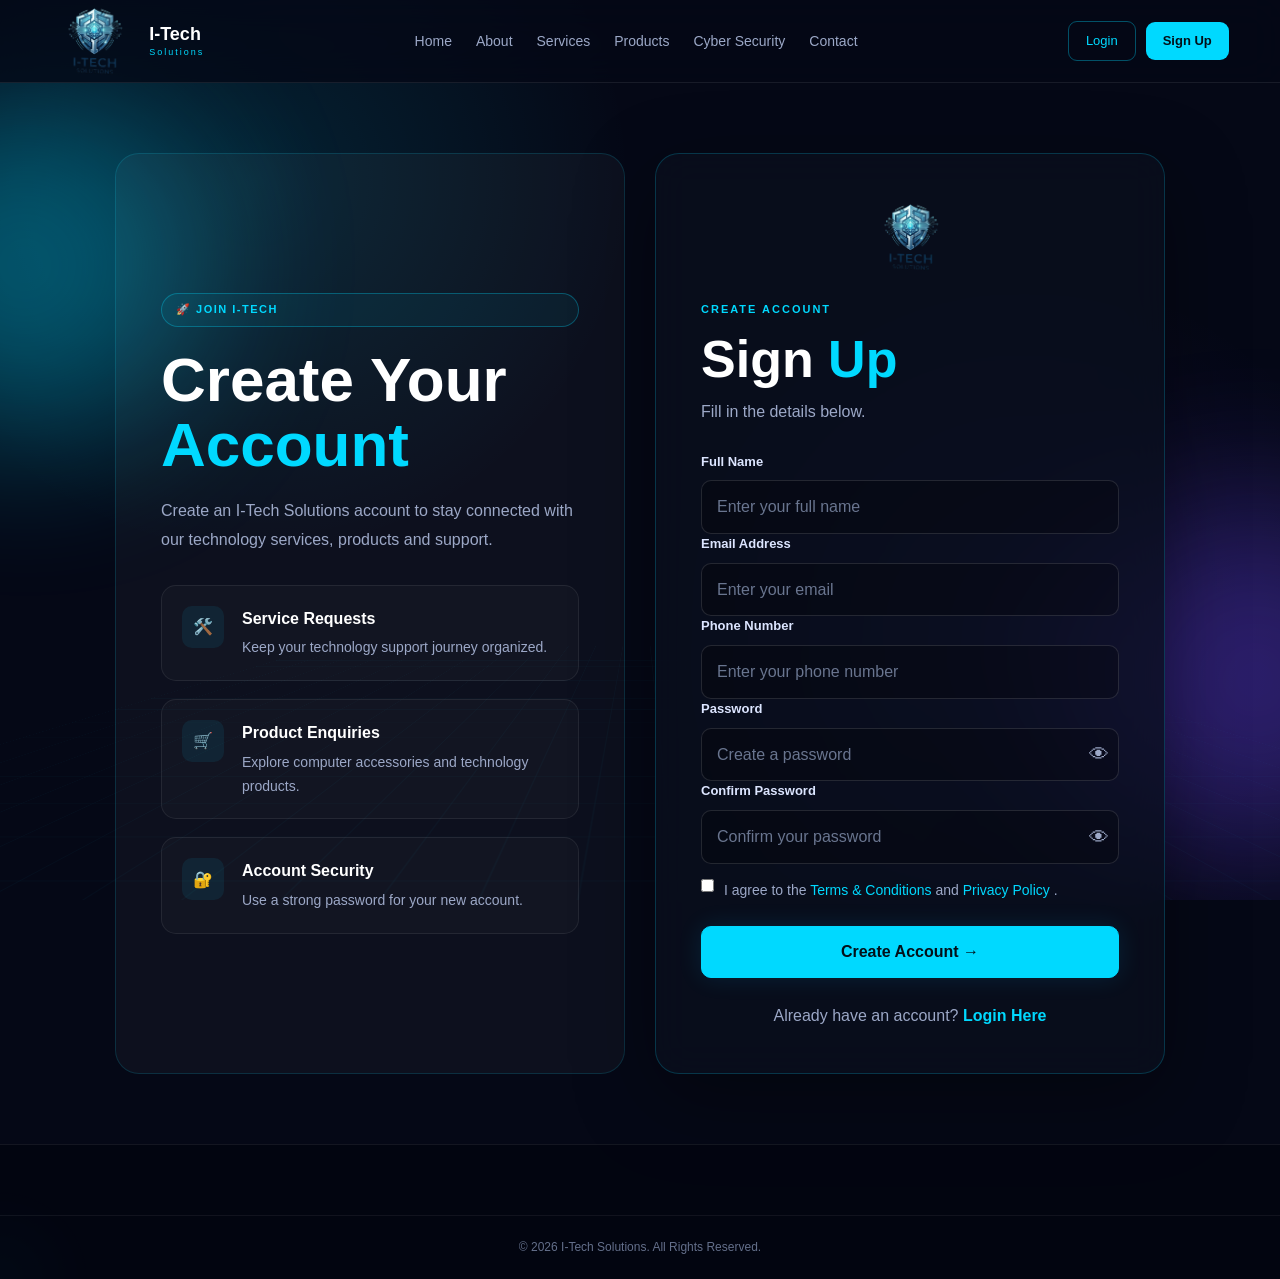
<file: pages/signup.html>
<!DOCTYPE html>
<html lang="en">

<head>

    <meta charset="UTF-8">

    <meta name="viewport"
          content="width=device-width, initial-scale=1.0">

    <meta name="description"
          content="Create an I-Tech Solutions account">

    <title>Sign Up | I-Tech Solutions</title>

    <link rel="stylesheet"
          href="../css/style.css">

</head>


<body>


<!-- =====================================================
     TECHNOLOGY BACKGROUND
===================================================== -->

<div class="tech-background">

    <div class="grid-lines"></div>

    <div class="glow glow-1"></div>

    <div class="glow glow-2"></div>

    <div class="particles"></div>

</div>



<!-- =====================================================
     HEADER
===================================================== -->

<header class="header">

    <div class="container nav-container">


        <!-- LOGO -->

        <a href="../index.html"
           class="logo">

            <div class="logo-3d">
             <img src="images/I-Tech_fass-removebg-preview.png" alt="I-Tech Solutions Logo" class="logo-3d">
                
            </div>

            <div class="logo-text">

                <strong>I-Tech</strong>

                <small>
                    Solutions
                </small>

            </div>

        </a>



        <!-- NAVIGATION -->

        <nav class="navbar">

            <a href="../index.html">
                Home
            </a>

            <a href="about.html">
                About
            </a>

            <a href="services.html">
                Services
            </a>

            <a href="products.html">
                Products
            </a>

            <a href="cyber-security.html">
                Cyber Security
            </a>

            <a href="contact.html">
                Contact
            </a>

        </nav>



        <!-- AUTH BUTTONS -->

        <div class="auth-buttons">

            <a href="login.html"
               class="login-btn">

                Login

            </a>

            <a href="signup.html"
               class="signup-btn active">

                Sign Up

            </a>

        </div>



        <!-- MOBILE MENU -->

        <button class="menu-toggle"
                id="menuToggle">

            ☰

        </button>

    </div>

</header>



<!-- =====================================================
     SIGN UP SECTION
===================================================== -->

<main>

<section style="
min-height:calc(100vh - 90px);
display:flex;
align-items:center;
justify-content:center;
padding:70px 20px;
">


    <div style="
    width:100%;
    max-width:1050px;
    display:grid;
    grid-template-columns:1fr 1fr;
    gap:30px;
    align-items:stretch;
    ">


        <!-- =================================================
             LEFT INFORMATION PANEL
        ================================================= -->

        <div style="
        padding:45px;
        border-radius:24px;
        border:1px solid rgba(0,217,255,.15);
        background:rgba(255,255,255,.035);
        display:flex;
        flex-direction:column;
        justify-content:center;
        ">


            <span class="technology-badge">

                🚀 JOIN I-TECH

            </span>


            <h1 style="
            font-size:clamp(38px,5vw,62px);
            line-height:1.05;
            margin:20px 0;
            ">

                Create Your
                <strong style="color:#00d9ff;">
                    Account
                </strong>

            </h1>


            <p style="
            color:#9ca8c7;
            line-height:1.8;
            ">

                Create an I-Tech Solutions account
                to stay connected with our technology
                services, products and support.

            </p>



            <!-- BENEFITS -->

            <div style="
            margin-top:30px;
            display:grid;
            gap:18px;
            ">


                <div class="feature">

                    <span>🛠️</span>

                    <div>

                        <strong>
                            Service Requests
                        </strong>

                        <p>
                            Keep your technology
                            support journey organized.
                        </p>

                    </div>

                </div>



                <div class="feature">

                    <span>🛒</span>

                    <div>

                        <strong>
                            Product Enquiries
                        </strong>

                        <p>
                            Explore computer accessories
                            and technology products.
                        </p>

                    </div>

                </div>



                <div class="feature">

                    <span>🔐</span>

                    <div>

                        <strong>
                            Account Security
                        </strong>

                        <p>
                            Use a strong password for
                            your new account.
                        </p>

                    </div>

                </div>


            </div>

        </div>



        <!-- =================================================
             SIGN UP CARD
        ================================================= -->

        <div style="
        padding:45px;
        border-radius:24px;
        border:1px solid rgba(0,217,255,.20);
        background:rgba(10,15,30,.75);
        backdrop-filter:blur(18px);
        -webkit-backdrop-filter:blur(18px);
        box-shadow:0 25px 80px rgba(0,0,0,.35);
        ">


            <!-- MINI LOGO -->

            <div style="
            text-align:center;
            margin-bottom:20px;
            ">

                <div class="logo-3d"
                     style="
                     justify-content:center;
                     font-size:35px;
                     ">
                 <img src="images/I-Tech_fass-removebg-preview.png" alt="I-Tech Solutions Logo" class="logo-3d">
                    
                </div>

            </div>



            <div class="section-heading"
                 style="margin-bottom:25px;">

                <span>
                    CREATE ACCOUNT
                </span>

                <h2>

                    Sign
                    <strong>Up</strong>

                </h2>

                <p>
                    Fill in the details below.
                </p>

            </div>



            <!-- =================================================
                 SIGN UP FORM
            ================================================= -->

            <form id="signupForm">


                <!-- FULL NAME -->

                <div class="form-group">

                    <label for="signupName">
                        Full Name
                    </label>

                    <input
                        type="text"
                        id="signupName"
                        name="name"
                        placeholder="Enter your full name"
                        autocomplete="name"
                        required>

                </div>



                <!-- EMAIL -->

                <div class="form-group">

                    <label for="signupEmail">
                        Email Address
                    </label>

                    <input
                        type="email"
                        id="signupEmail"
                        name="email"
                        placeholder="Enter your email"
                        autocomplete="email"
                        required>

                </div>



                <!-- PHONE -->

                <div class="form-group">

                    <label for="signupPhone">
                        Phone Number
                    </label>

                    <input
                        type="tel"
                        id="signupPhone"
                        name="phone"
                        placeholder="Enter your phone number"
                        autocomplete="tel">

                </div>



                <!-- PASSWORD -->

                <div class="form-group">

                    <label for="signupPassword">
                        Password
                    </label>

                    <div style="
                    position:relative;
                    ">

                        <input
                            type="password"
                            id="signupPassword"
                            name="password"
                            placeholder="Create a password"
                            autocomplete="new-password"
                            required
                            minlength="8"
                            style="
                            width:100%;
                            padding-right:55px;
                            ">

                        <button
                            type="button"
                            id="toggleSignupPassword"
                            aria-label="Show password"
                            style="
                            position:absolute;
                            right:10px;
                            top:50%;
                            transform:translateY(-50%);
                            background:none;
                            border:0;
                            color:#9ca8c7;
                            font-size:20px;
                            cursor:pointer;
                            ">

                            👁

                        </button>

                    </div>

                </div>



                <!-- CONFIRM PASSWORD -->

                <div class="form-group">

                    <label for="confirmPassword">
                        Confirm Password
                    </label>

                    <div style="
                    position:relative;
                    ">

                        <input
                            type="password"
                            id="confirmPassword"
                            name="confirmPassword"
                            placeholder="Confirm your password"
                            autocomplete="new-password"
                            required
                            minlength="8"
                            style="
                            width:100%;
                            padding-right:55px;
                            ">

                        <button
                            type="button"
                            id="toggleConfirmPassword"
                            aria-label="Show password"
                            style="
                            position:absolute;
                            right:10px;
                            top:50%;
                            transform:translateY(-50%);
                            background:none;
                            border:0;
                            color:#9ca8c7;
                            font-size:20px;
                            cursor:pointer;
                            ">

                            👁

                        </button>

                    </div>

                </div>



                <!-- TERMS -->

                <div style="
                margin:15px 0 25px;
                ">

                    <label style="
                    display:flex;
                    align-items:flex-start;
                    gap:10px;
                    color:#9ca8c7;
                    font-size:14px;
                    line-height:1.6;
                    cursor:pointer;
                    ">

                        <input
                            type="checkbox"
                            id="terms"
                            required>

                        <span>

                            I agree to the
                            <a href="#"
                               style="color:#00d9ff;">

                                Terms & Conditions

                            </a>

                            and
                            <a href="#"
                               style="color:#00d9ff;">

                                Privacy Policy

                            </a>.

                        </span>

                    </label>

                </div>



                <!-- SUBMIT -->

                <button
                    type="submit"
                    class="primary-btn"
                    style="
                    width:100%;
                    justify-content:center;
                    ">

                    Create Account →

                </button>


            </form>



            <!-- LOGIN LINK -->

            <p style="
            text-align:center;
            color:#9ca8c7;
            margin-top:25px;
            ">

                Already have an account?

                <a href="login.html"
                   style="
                   color:#00d9ff;
                   font-weight:600;
                   ">

                    Login Here

                </a>

            </p>


        </div>

    </div>

</section>

</main>



<!-- =====================================================
     FOOTER
===================================================== -->

<footer class="footer">

    <div class="footer-bottom">

        <p>

            ©
            <span id="currentYear"></span>

            I-Tech Solutions.
            All Rights Reserved.

        </p>

    </div>

</footer>



<!-- =====================================================
     JAVASCRIPT
===================================================== -->

<script src="../js/script.js"></script>


<script>

document.addEventListener(
    "DOMContentLoaded",
    function () {


        /* ===============================================
           PASSWORD SHOW / HIDE
        =============================================== */

        function setupPasswordToggle(
            inputId,
            buttonId
        ) {

            const input =
                document.getElementById(inputId);

            const button =
                document.getElementById(buttonId);


            if (!input || !button) {
                return;
            }


            button.addEventListener(
                "click",
                function () {

                    if (
                        input.type ===
                        "password"
                    ) {

                        input.type = "text";

                        button.textContent =
                            "🙈";

                    } else {

                        input.type =
                            "password";

                        button.textContent =
                            "👁";

                    }

                }
            );

        }


        setupPasswordToggle(
            "signupPassword",
            "toggleSignupPassword"
        );


        setupPasswordToggle(
            "confirmPassword",
            "toggleConfirmPassword"
        );



        /* ===============================================
           SIGN UP FORM
        =============================================== */

        const signupForm =
            document.getElementById(
                "signupForm"
            );


        if (signupForm) {

            signupForm.addEventListener(
                "submit",
                function (event) {

                    event.preventDefault();


                    const name =
                        document.getElementById(
                            "signupName"
                        ).value.trim();


                    const email =
                        document.getElementById(
                            "signupEmail"
                        ).value.trim();


                    const password =
                        document.getElementById(
                            "signupPassword"
                        ).value;


                    const confirmPassword =
                        document.getElementById(
                            "confirmPassword"
                        ).value;


                    /* PASSWORD CHECK */

                    if (
                        password.length < 8
                    ) {

                        alert(
                            "Password must contain at least 8 characters."
                        );

                        return;

                    }


                    /* MATCH CHECK */

                    if (
                        password !==
                        confirmPassword
                    ) {

                        alert(
                            "Passwords do not match."
                        );

                        return;

                    }


                    /* BASIC DEMO VALIDATION */

                    if (
                        !name ||
                        !email
                    ) {

                        alert(
                            "Please complete all required fields."
                        );

                        return;

                    }


                    /*
                     * DEMO ONLY
                     *
                     * This frontend form does not
                     * create a real database account.
                     *
                     * A real account system requires
                     * a secure backend and database.
                     */

                    alert(
                        "Account registration submitted successfully!"
                    );


                    signupForm.reset();

                }
            );

        }

    }
);

</script>


</body>

</html>
</file>
<file: css/style.css>
/* =====================================================
   I-TECH SOLUTIONS
   FINAL WEBSITE CSS
===================================================== */


/* =====================================================
   RESET
===================================================== */

* {
    margin: 0;
    padding: 0;
    box-sizing: border-box;
}


html {
    scroll-behavior: smooth;
}


body {
    font-family:
        Arial,
        Helvetica,
        sans-serif;

    background: #050816;

    color: #ffffff;

    line-height: 1.6;

    overflow-x: hidden;
}


a {
    color: inherit;

    text-decoration: none;
}


button,
input,
textarea,
select {
    font: inherit;
}


img {
    max-width: 100%;

    display: block;
}



/* =====================================================
   CONTAINER
===================================================== */

.container {
    width: min(1180px, 92%);

    margin: auto;
}



/* =====================================================
   TECHNOLOGY BACKGROUND
===================================================== */

.tech-background {
    position: fixed;

    inset: 0;

    z-index: -10;

    overflow: hidden;

    background:
        radial-gradient(
            circle at 20% 20%,
            rgba(0, 217, 255, .12),
            transparent 30%
        ),
        radial-gradient(
            circle at 80% 70%,
            rgba(110, 70, 255, .10),
            transparent 30%
        ),
        #050816;
}


.grid-lines {
    position: absolute;

    inset: 0;

    opacity: .15;

    background-image:
        linear-gradient(
            rgba(0, 217, 255, .18) 1px,
            transparent 1px
        ),
        linear-gradient(
            90deg,
            rgba(0, 217, 255, .18) 1px,
            transparent 1px
        );

    background-size:
        55px 55px;

    transform:
        perspective(500px)
        rotateX(55deg)
        scale(1.8);

    transform-origin:
        center bottom;

    animation:
        gridMove 15s linear infinite;
}


@keyframes gridMove {

    from {
        background-position:
            0 0,
            0 0;
    }

    to {
        background-position:
            0 55px,
            55px 0;
    }

}


.glow {
    position: absolute;

    width: 350px;

    height: 350px;

    border-radius: 50%;

    filter: blur(80px);

    opacity: .35;

    animation:
        floatingGlow 8s ease-in-out infinite alternate;
}


.glow-1 {
    background: #00d9ff;

    top: 10%;

    left: -150px;
}


.glow-2 {
    background: #7047ff;

    right: -150px;

    bottom: 5%;

    animation-delay: 2s;
}


@keyframes floatingGlow {

    from {
        transform:
            translateY(0)
            scale(1);
    }

    to {
        transform:
            translateY(50px)
            scale(1.15);
    }

}



/* =====================================================
   HEADER
===================================================== */

.header {
    position: sticky;

    top: 0;

    z-index: 1000;

    border-bottom:
        1px solid
        rgba(255,255,255,.08);

    background:
        rgba(5,8,22,.78);

    backdrop-filter:
        blur(18px);

    -webkit-backdrop-filter:
        blur(18px);
}


.nav-container {
    min-height: 82px;

    display: flex;

    align-items: center;

    justify-content: space-between;

    gap: 25px;
}



/* =====================================================
   LOGO
===================================================== */

.logo {
    display: flex;

    align-items: center;

    gap: 12px;

    flex-shrink: 0;
}


.logo-3d {
    display: flex;

    align-items: center;

    gap: 1px;

    font-size: 30px;

    font-weight: 900;

    letter-spacing: -4px;

    color: #00d9ff;

    text-shadow:
        0 0 8px rgba(0,217,255,.8),
        0 0 25px rgba(0,217,255,.45);

    transform:
        perspective(300px)
        rotateY(-12deg);

    animation:
        logoFloat 4s ease-in-out infinite;
}


.logo-3d span {
    display: inline-block;
}


@keyframes logoFloat {

    0%,
    100% {
        transform:
            perspective(300px)
            rotateY(-12deg)
            translateY(0);
    }

    50% {
        transform:
            perspective(300px)
            rotateY(12deg)
            translateY(-4px);
    }

}


.logo-text {
    display: flex;

    flex-direction: column;

    line-height: 1;
}


.logo-text strong {
    font-size: 18px;
}


.logo-text small {
    margin-top: 5px;

    font-size: 9px;

    letter-spacing: 2px;

    color: #00d9ff;
}



/* =====================================================
   NAVBAR
===================================================== */

.navbar {
    display: flex;

    align-items: center;

    gap: 24px;
}


.navbar a {
    position: relative;

    color: #9ca8c7;

    font-size: 14px;

    transition:
        color .3s ease;
}


.navbar a::after {
    content: "";

    position: absolute;

    left: 0;

    bottom: -8px;

    width: 0;

    height: 2px;

    background: #00d9ff;

    box-shadow:
        0 0 10px #00d9ff;

    transition:
        width .3s ease;
}


.navbar a:hover,
.navbar a.active {
    color: #ffffff;
}


.navbar a:hover::after,
.navbar a.active::after {
    width: 100%;
}



/* =====================================================
   AUTH BUTTONS
===================================================== */

.auth-buttons {
    display: flex;

    align-items: center;

    gap: 10px;
}


.login-btn,
.signup-btn {
    padding: 9px 17px;

    border-radius: 9px;

    font-size: 13px;

    transition:
        .3s ease;
}


.login-btn {
    border:
        1px solid
        rgba(0,217,255,.35);

    color: #00d9ff;
}


.login-btn:hover {
    background:
        rgba(0,217,255,.08);

    transform:
        translateY(-2px);
}


.signup-btn {
    background:
        #00d9ff;

    color: #031019;

    font-weight: 700;
}


.signup-btn:hover {
    box-shadow:
        0 0 25px
        rgba(0,217,255,.35);

    transform:
        translateY(-2px);
}



/* =====================================================
   MOBILE MENU
===================================================== */

.menu-toggle {
    display: none;

    border: 0;

    background: transparent;

    color: #ffffff;

    font-size: 28px;

    cursor: pointer;
}



/* =====================================================
   HERO
===================================================== */

.hero,
.page-hero {
    position: relative;
}


.hero {
    min-height:
        calc(100vh - 82px);

    display: flex;

    align-items: center;

    padding: 80px 0;
}


.hero-content {
    max-width: 760px;
}


.technology-badge {
    display: inline-flex;

    align-items: center;

    padding: 7px 14px;

    border:
        1px solid
        rgba(0,217,255,.3);

    border-radius: 50px;

    background:
        rgba(0,217,255,.06);

    color: #00d9ff;

    font-size: 11px;

    font-weight: 700;

    letter-spacing: 1.5px;
}


.hero h1 {
    margin: 22px 0;

    font-size:
        clamp(45px, 7vw, 85px);

    line-height: .98;

    letter-spacing: -3px;
}


.hero h1 strong {
    color: #00d9ff;

    text-shadow:
        0 0 35px
        rgba(0,217,255,.3);
}


.hero p {
    max-width: 680px;

    color: #9ca8c7;

    font-size: 17px;

    line-height: 1.8;
}


.hero-buttons {
    display: flex;

    align-items: center;

    gap: 15px;

    flex-wrap: wrap;

    margin-top: 30px;
}



/* =====================================================
   BUTTONS
===================================================== */

.primary-btn,
.secondary-btn {
    display: inline-flex;

    align-items: center;

    justify-content: center;

    gap: 8px;

    min-height: 48px;

    padding: 12px 22px;

    border-radius: 10px;

    cursor: pointer;

    transition:
        .3s ease;
}


.primary-btn {
    border:
        1px solid
        #00d9ff;

    background:
        #00d9ff;

    color: #031019;

    font-weight: 800;

    box-shadow:
        0 0 25px
        rgba(0,217,255,.12);
}


.primary-btn:hover {
    transform:
        translateY(-3px);

    box-shadow:
        0 10px 35px
        rgba(0,217,255,.22);
}


.secondary-btn {
    border:
        1px solid
        rgba(255,255,255,.16);

    background:
        rgba(255,255,255,.04);

    color: #ffffff;
}


.secondary-btn:hover {
    border-color:
        rgba(0,217,255,.45);

    color: #00d9ff;

    transform:
        translateY(-3px);
}



/* =====================================================
   SECTIONS
===================================================== */

section {
    position: relative;
}


.services-preview,
.why-us {
    padding: 95px 0;
}


.section-heading {
    max-width: 700px;

    margin-bottom: 45px;
}


.section-heading > span {
    color: #00d9ff;

    font-size: 11px;

    font-weight: 800;

    letter-spacing: 2px;
}


.section-heading h2 {
    margin: 10px 0;

    font-size:
        clamp(32px, 5vw, 52px);

    line-height: 1.1;
}


.section-heading h2 strong {
    color: #00d9ff;
}


.section-heading p {
    color: #9ca8c7;

    line-height: 1.8;
}



/* =====================================================
   SERVICE GRID
===================================================== */

.service-grid {
    display: grid;

    grid-template-columns:
        repeat(3, 1fr);

    gap: 22px;
}


.service-card {
    position: relative;

    padding: 30px;

    min-height: 260px;

    border:
        1px solid
        rgba(255,255,255,.08);

    border-radius: 20px;

    background:
        rgba(255,255,255,.035);

    backdrop-filter:
        blur(10px);

    -webkit-backdrop-filter:
        blur(10px);

    overflow: hidden;

    transition:
        transform .35s ease,
        border-color .35s ease,
        box-shadow .35s ease;
}


.service-card::before {
    content: "";

    position: absolute;

    top: 0;

    left: 0;

    width: 100%;

    height: 2px;

    background:
        linear-gradient(
            90deg,
            transparent,
            #00d9ff,
            transparent
        );

    transform:
        translateX(-100%);

    transition:
        transform .5s ease;
}


.service-card:hover {
    transform:
        translateY(-8px);

    border-color:
        rgba(0,217,255,.35);

    box-shadow:
        0 20px 50px
        rgba(0,0,0,.25);
}


.service-card:hover::before {
    transform:
        translateX(100%);
}


.service-icon {
    width: 55px;

    height: 55px;

    display: grid;

    place-items: center;

    margin-bottom: 20px;

    border-radius: 15px;

    background:
        rgba(0,217,255,.08);

    border:
        1px solid
        rgba(0,217,255,.15);

    font-size: 25px;
}


.service-card h3 {
    margin-bottom: 10px;

    font-size: 20px;
}


.service-card p {
    color: #9ca8c7;

    font-size: 14px;

    line-height: 1.8;

    margin-bottom: 20px;
}


.service-card a {
    color: #00d9ff;

    font-size: 13px;

    font-weight: 700;
}



/* =====================================================
   FEATURES
===================================================== */

.feature-list {
    display: grid;

    gap: 18px;
}


.feature {
    display: flex;

    align-items: flex-start;

    gap: 18px;

    padding: 20px;

    border:
        1px solid
        rgba(255,255,255,.07);

    border-radius: 15px;

    background:
        rgba(255,255,255,.025);

    transition:
        .3s ease;
}


.feature:hover {
    border-color:
        rgba(0,217,255,.3);

    transform:
        translateX(5px);
}


.feature > span {
    width: 42px;

    height: 42px;

    flex-shrink: 0;

    display: grid;

    place-items: center;

    border-radius: 10px;

    background:
        rgba(0,217,255,.08);

    color: #00d9ff;

    font-weight: 800;
}


.feature strong {
    display: block;

    margin-bottom: 5px;
}


.feature p {
    color: #9ca8c7;

    font-size: 14px;

    line-height: 1.7;
}



/* =====================================================
   FORMS
===================================================== */

.contact-form {
    display: grid;

    gap: 20px;

    padding: 35px;

    border:
        1px solid
        rgba(255,255,255,.08);

    border-radius: 20px;

    background:
        rgba(255,255,255,.035);

    backdrop-filter:
        blur(15px);

    -webkit-backdrop-filter:
        blur(15px);
}


.form-group {
    display: grid;

    gap: 8px;
}


.form-group label {
    color: #dce5ff;

    font-size: 13px;

    font-weight: 600;
}


.form-group input,
.form-group textarea,
.form-group select {
    width: 100%;

    border:
        1px solid
        rgba(255,255,255,.12);

    outline: none;

    border-radius: 10px;

    padding: 13px 15px;

    background:
        rgba(0,0,0,.25);

    color: #ffffff;

    transition:
        .3s ease;
}


.form-group input,
.form-group select {
    min-height: 48px;
}


.form-group textarea {
    resize: vertical;

    min-height: 140px;
}


.form-group select option {
    background: #10172a;

    color: #ffffff;
}


.form-group input::placeholder,
.form-group textarea::placeholder {
    color: #69758f;
}


.form-group input:focus,
.form-group textarea:focus,
.form-group select:focus {
    border-color:
        #00d9ff;

    box-shadow:
        0 0 0 3px
        rgba(0,217,255,.08);
}



/* =====================================================
   CTA
===================================================== */

.cta {
    padding: 35px;

    border:
        1px solid
        rgba(0,217,255,.18);

    border-radius: 22px;

    background:
        linear-gradient(
            135deg,
            rgba(0,217,255,.07),
            rgba(100,60,255,.06)
        );

    overflow: hidden;
}


.cta-content {
    display: flex;

    align-items: center;

    justify-content: space-between;

    gap: 30px;
}


.cta-content > div {
    max-width: 700px;
}


.cta span {
    color: #00d9ff;

    font-size: 11px;

    font-weight: 800;

    letter-spacing: 2px;
}


.cta h2 {
    margin: 10px 0;

    font-size:
        clamp(28px, 4vw, 45px);

    line-height: 1.1;
}


.cta h2 strong {
    color: #00d9ff;
}


.cta p {
    color: #9ca8c7;

    line-height: 1.8;
}



/* =====================================================
   FOOTER
===================================================== */

.footer {
    position: relative;

    padding-top: 70px;

    border-top:
        1px solid
        rgba(255,255,255,.07);

    background:
        rgba(2,5,15,.75);
}


.footer-grid {
    display: grid;

    grid-template-columns:
        2fr 1fr 1fr 1.2fr;

    gap: 40px;

    padding-bottom: 55px;
}


.footer-column {
    display: flex;

    flex-direction: column;

    align-items: flex-start;

    gap: 10px;
}


.footer-column h3 {
    margin-bottom: 10px;

    color: #00d9ff;

    font-size: 12px;

    letter-spacing: 1.5px;
}


.footer-column p,
.footer-column a {
    color: #7f8ba7;

    font-size: 13px;

    line-height: 1.8;
}


.footer-column a:hover {
    color: #00d9ff;
}


.footer-logo {
    display: flex;

    align-items: center;

    gap: 12px;

    margin-bottom: 10px;
}


.footer-logo strong {
    display: block;

    color: #ffffff;
}


.footer-logo small {
    display: block;

    margin-top: 4px;

    color: #00d9ff;

    font-size: 8px;

    letter-spacing: 1.5px;
}


.footer-bottom {
    padding: 22px;

    text-align: center;

    border-top:
        1px solid
        rgba(255,255,255,.06);
}


.footer-bottom p {
    color: #64708b;

    font-size: 12px;
}



/* =====================================================
   AUTH PAGE
===================================================== */

.auth-card,
.auth-feature {
    animation:
        cardAppear .7s ease both;
}


@keyframes cardAppear {

    from {
        opacity: 0;

        transform:
            translateY(20px);
    }

    to {
        opacity: 1;

        transform:
            translateY(0);
    }

}



/* =====================================================
   SCROLLBAR
===================================================== */

::-webkit-scrollbar {
    width: 8px;
}


::-webkit-scrollbar-track {
    background: #050816;
}


::-webkit-scrollbar-thumb {
    background:
        rgba(0,217,255,.35);

    border-radius: 20px;
}


::-webkit-scrollbar-thumb:hover {
    background:
        rgba(0,217,255,.65);
}



/* =====================================================
   SELECTION
===================================================== */

::selection {
    background: #00d9ff;

    color: #031019;
}



/* =====================================================
   RESPONSIVE — TABLET
===================================================== */

@media (max-width: 1000px) {

    .navbar {
        gap: 14px;
    }


    .navbar a {
        font-size: 12px;
    }


    .service-grid {
        grid-template-columns:
            repeat(2, 1fr);
    }


    .footer-grid {
        grid-template-columns:
            repeat(2, 1fr);
    }

}



/* =====================================================
   RESPONSIVE — MOBILE
===================================================== */

@media (max-width: 760px) {

    .nav-container {
        min-height: 72px;
    }


    .navbar {
        position: fixed;

        top: 72px;

        left: 0;

        right: 0;

        display: none;

        flex-direction: column;

        align-items: stretch;

        gap: 0;

        padding: 15px 5%;

        border-bottom:
            1px solid
            rgba(255,255,255,.08);

        background:
            rgba(5,8,22,.97);

        backdrop-filter:
            blur(20px);
    }


    .navbar.show {
        display: flex;
    }


    .navbar a {
        padding: 14px 5px;

        font-size: 14px;
    }


    .navbar a::after {
        display: none;
    }


    .auth-buttons {
        display: none;
    }


    .menu-toggle {
        display: block;
    }


    .hero {
        min-height:
            calc(100vh - 72px);

        padding:
            65px 0;
    }


    .hero h1 {
        letter-spacing: -2px;
    }


    .hero p {
        font-size: 15px;
    }


    .hero-buttons {
        align-items:
            stretch;

        flex-direction:
            column;
    }


    .hero-buttons a {
        width: 100%;
    }


    .service-grid {
        grid-template-columns: 1fr;
    }


    .services-preview,
    .why-us {
        padding: 70px 0;
    }


    .service-card {
        min-height: auto;
    }


    .cta {
        padding: 25px;
    }


    .cta-content {
        flex-direction:
            column;

        align-items:
            flex-start;
    }


    .cta-content .primary-btn {
        width: 100%;
    }


    .footer-grid {
        grid-template-columns: 1fr;

        gap: 35px;
    }


    .contact-form {
        padding: 22px;
    }

}



/* =====================================================
   SMALL MOBILE
===================================================== */

@media (max-width: 480px) {

    .container {
        width: 90%;
    }


    .logo-text {
        display: none;
    }


    .hero h1 {
        font-size: 43px;
    }


    .section-heading h2 {
        font-size: 34px;
    }


    .service-card {
        padding: 24px;
    }


    .feature {
        padding: 16px;

        gap: 12px;
    }


    .auth-card,
    .auth-feature {
        padding: 25px !important;
    }

}
</file>
